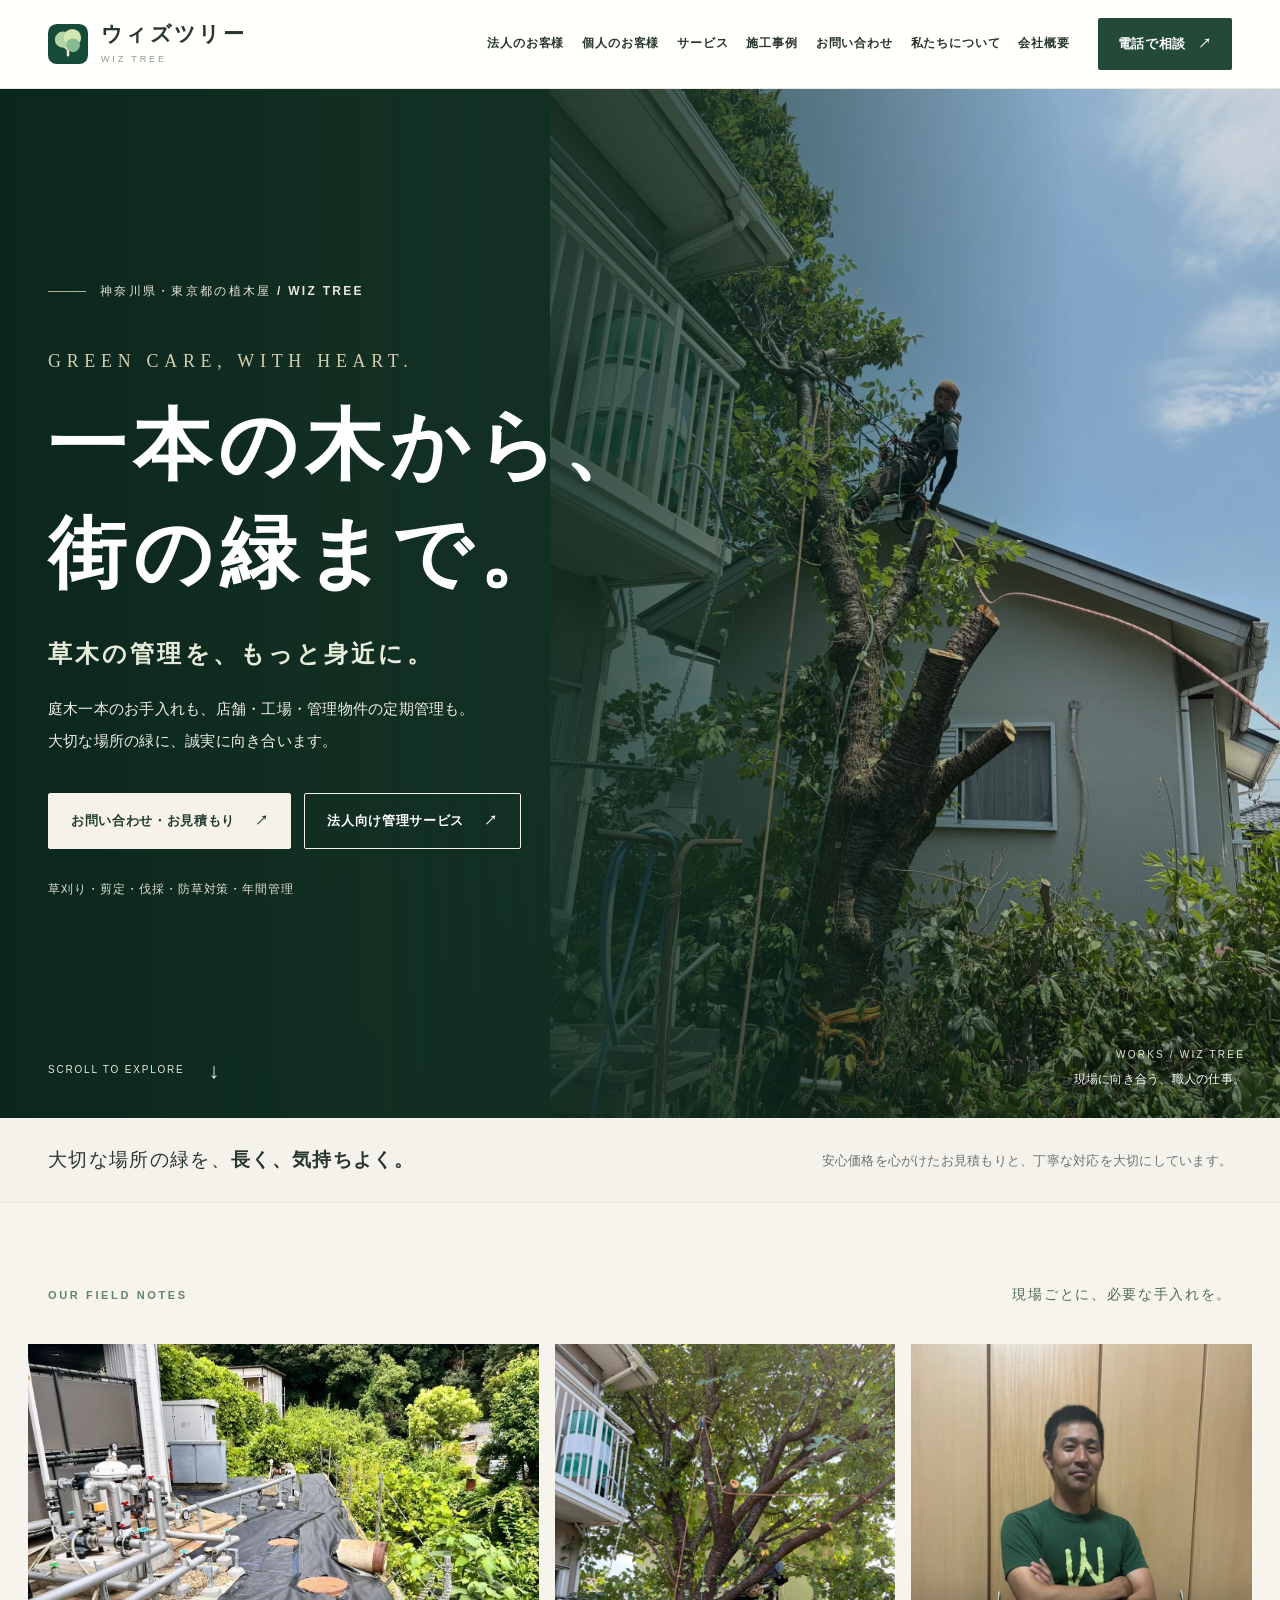
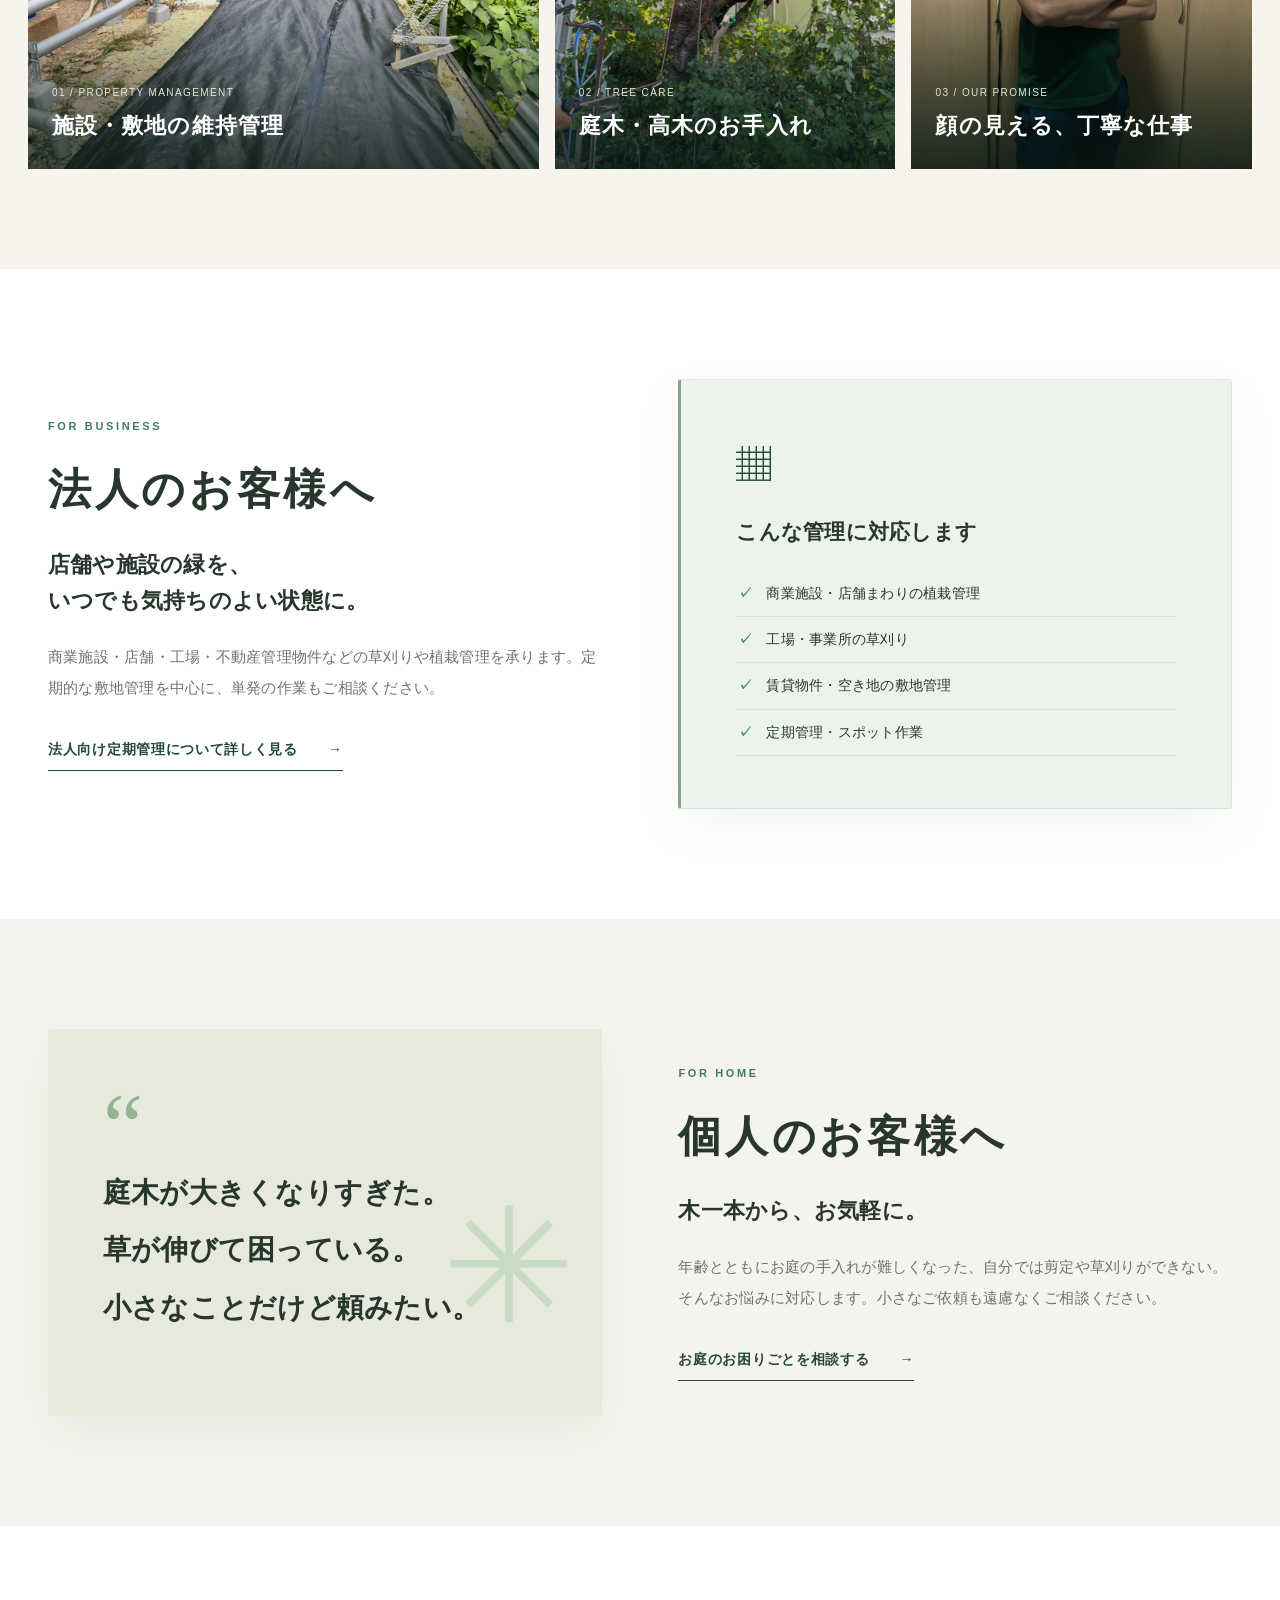
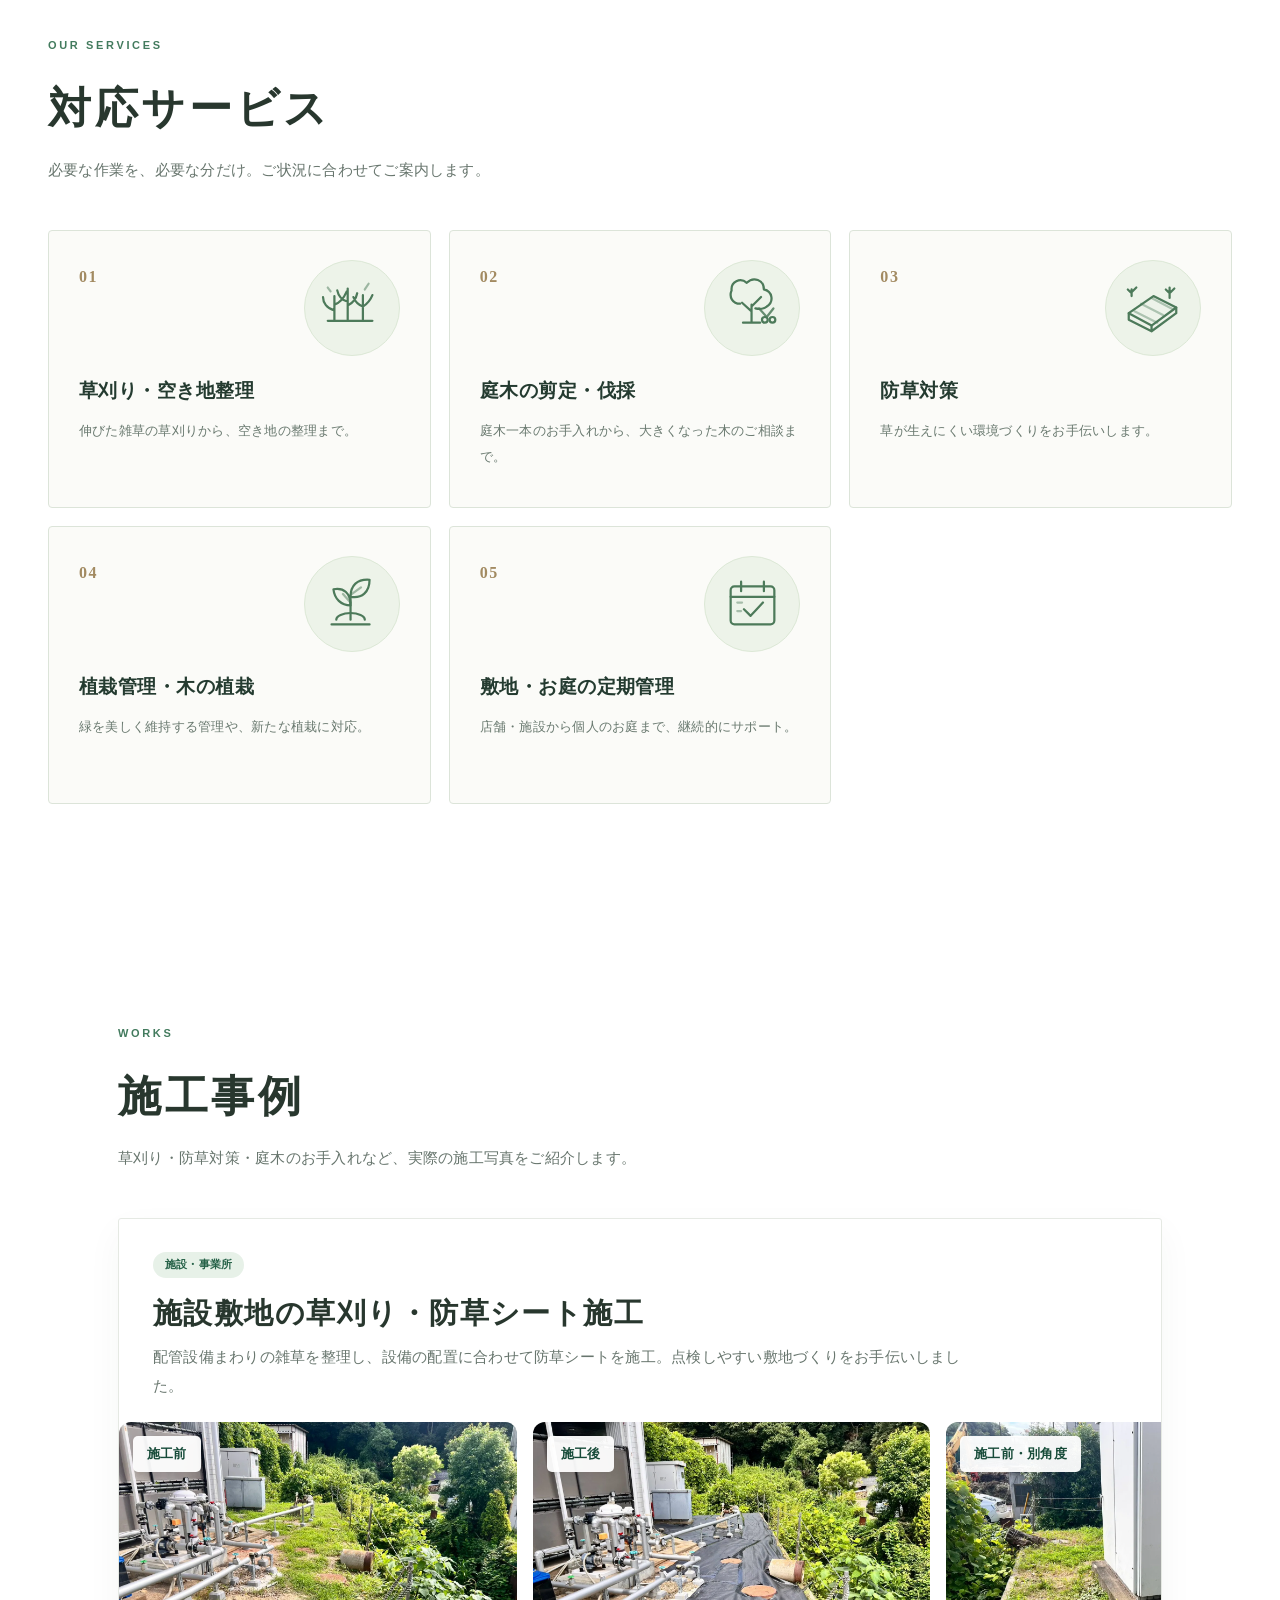
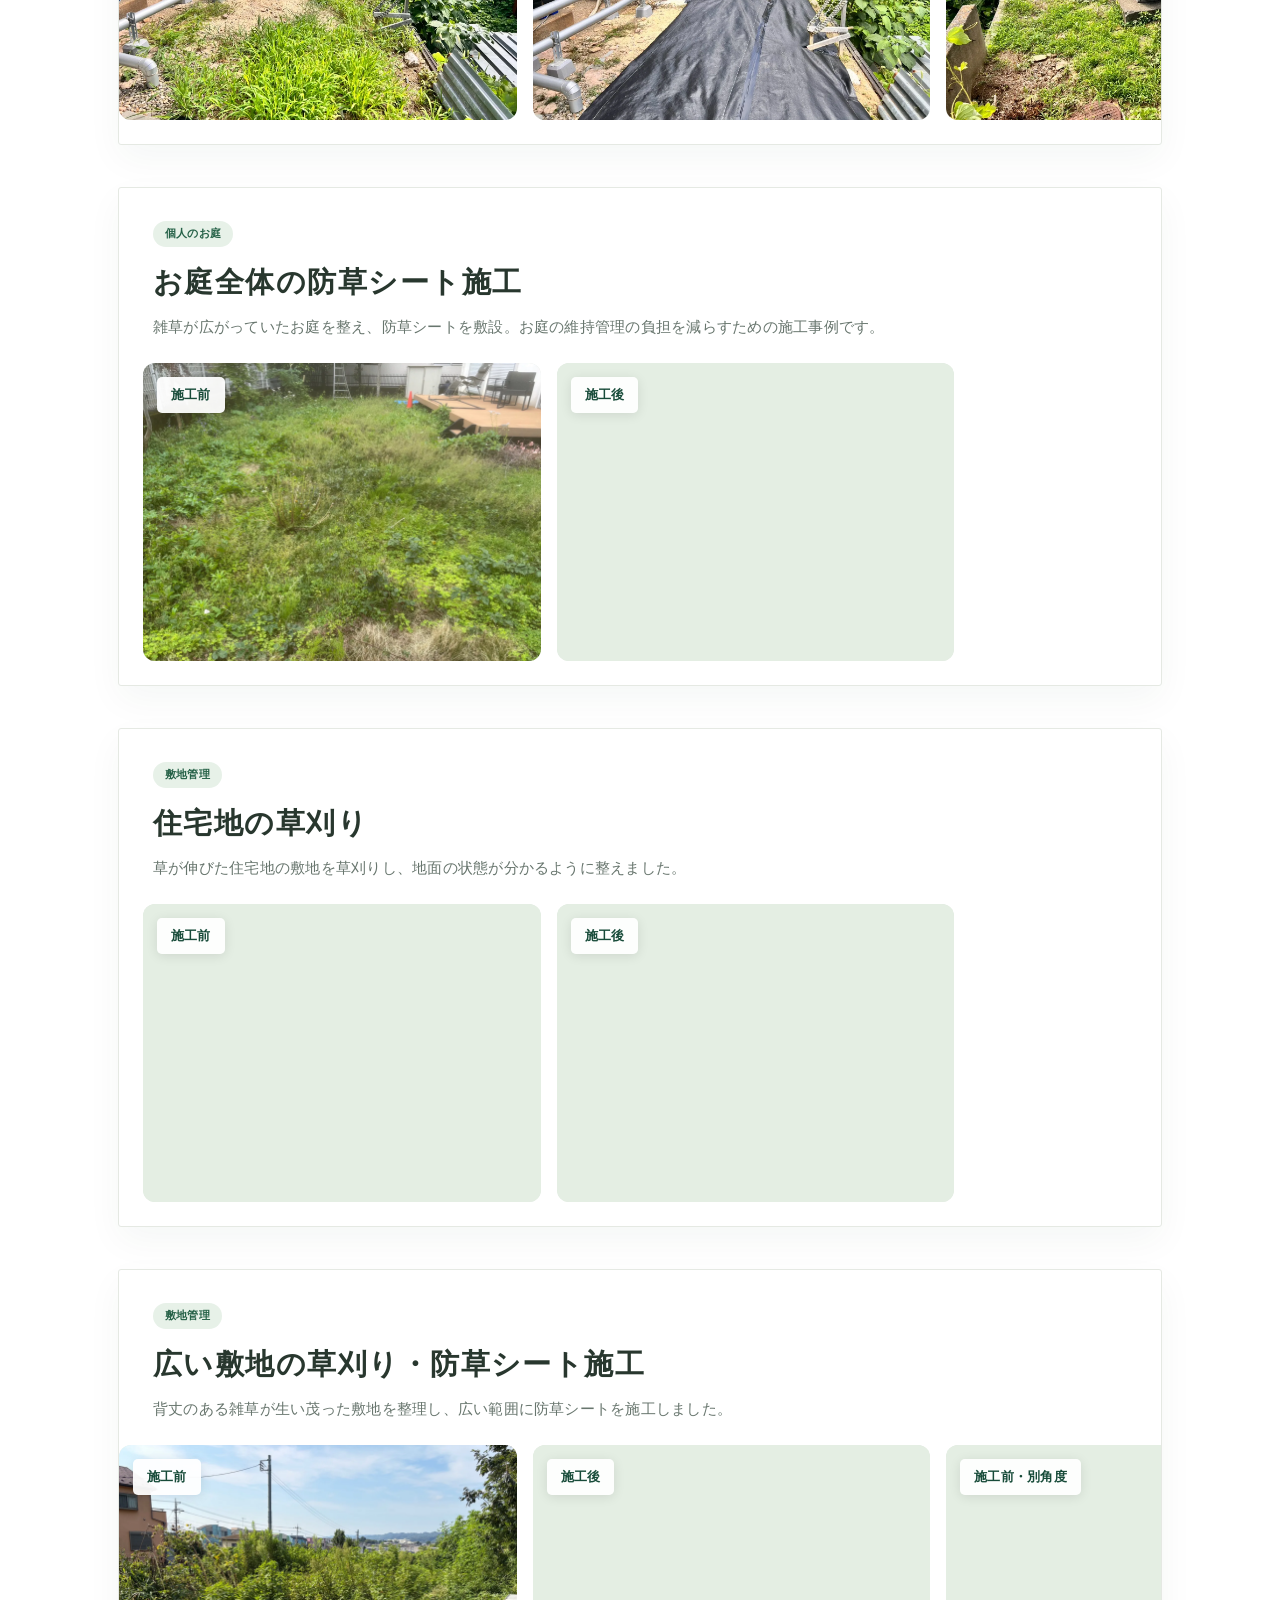
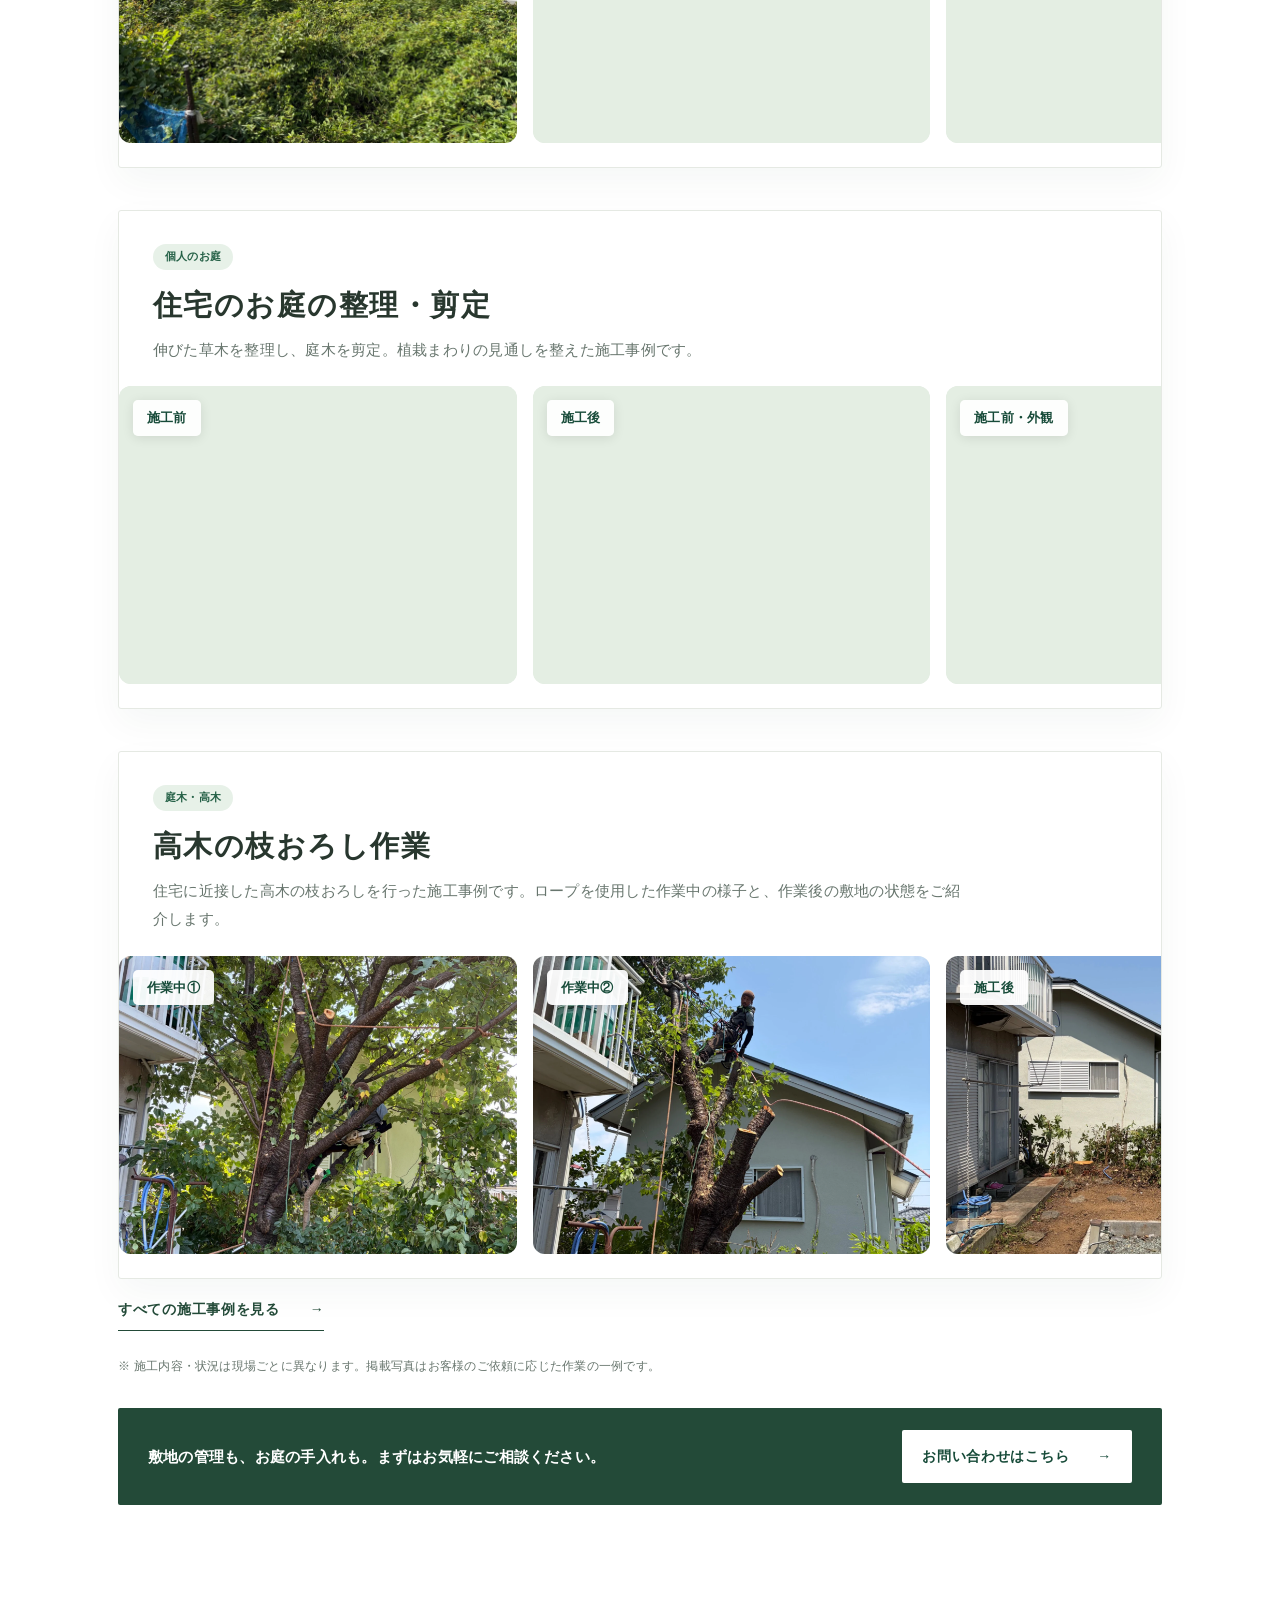
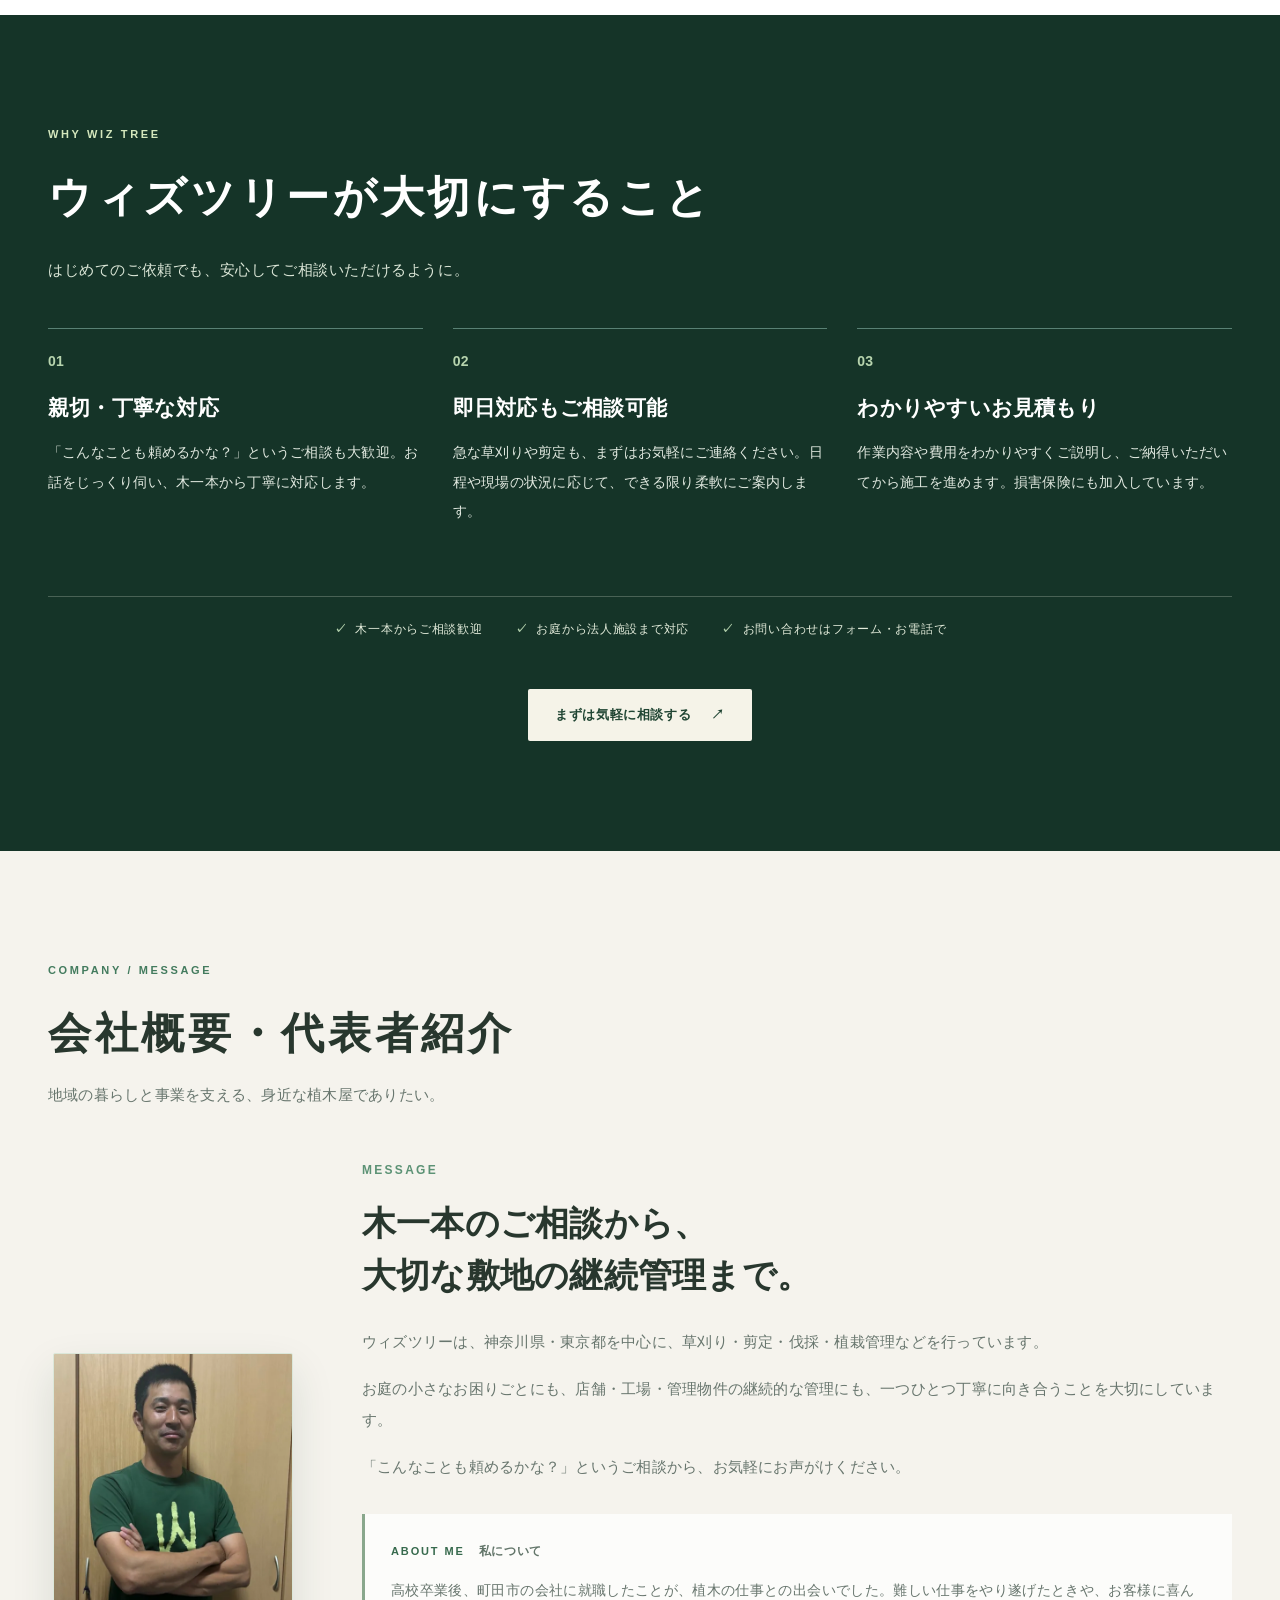
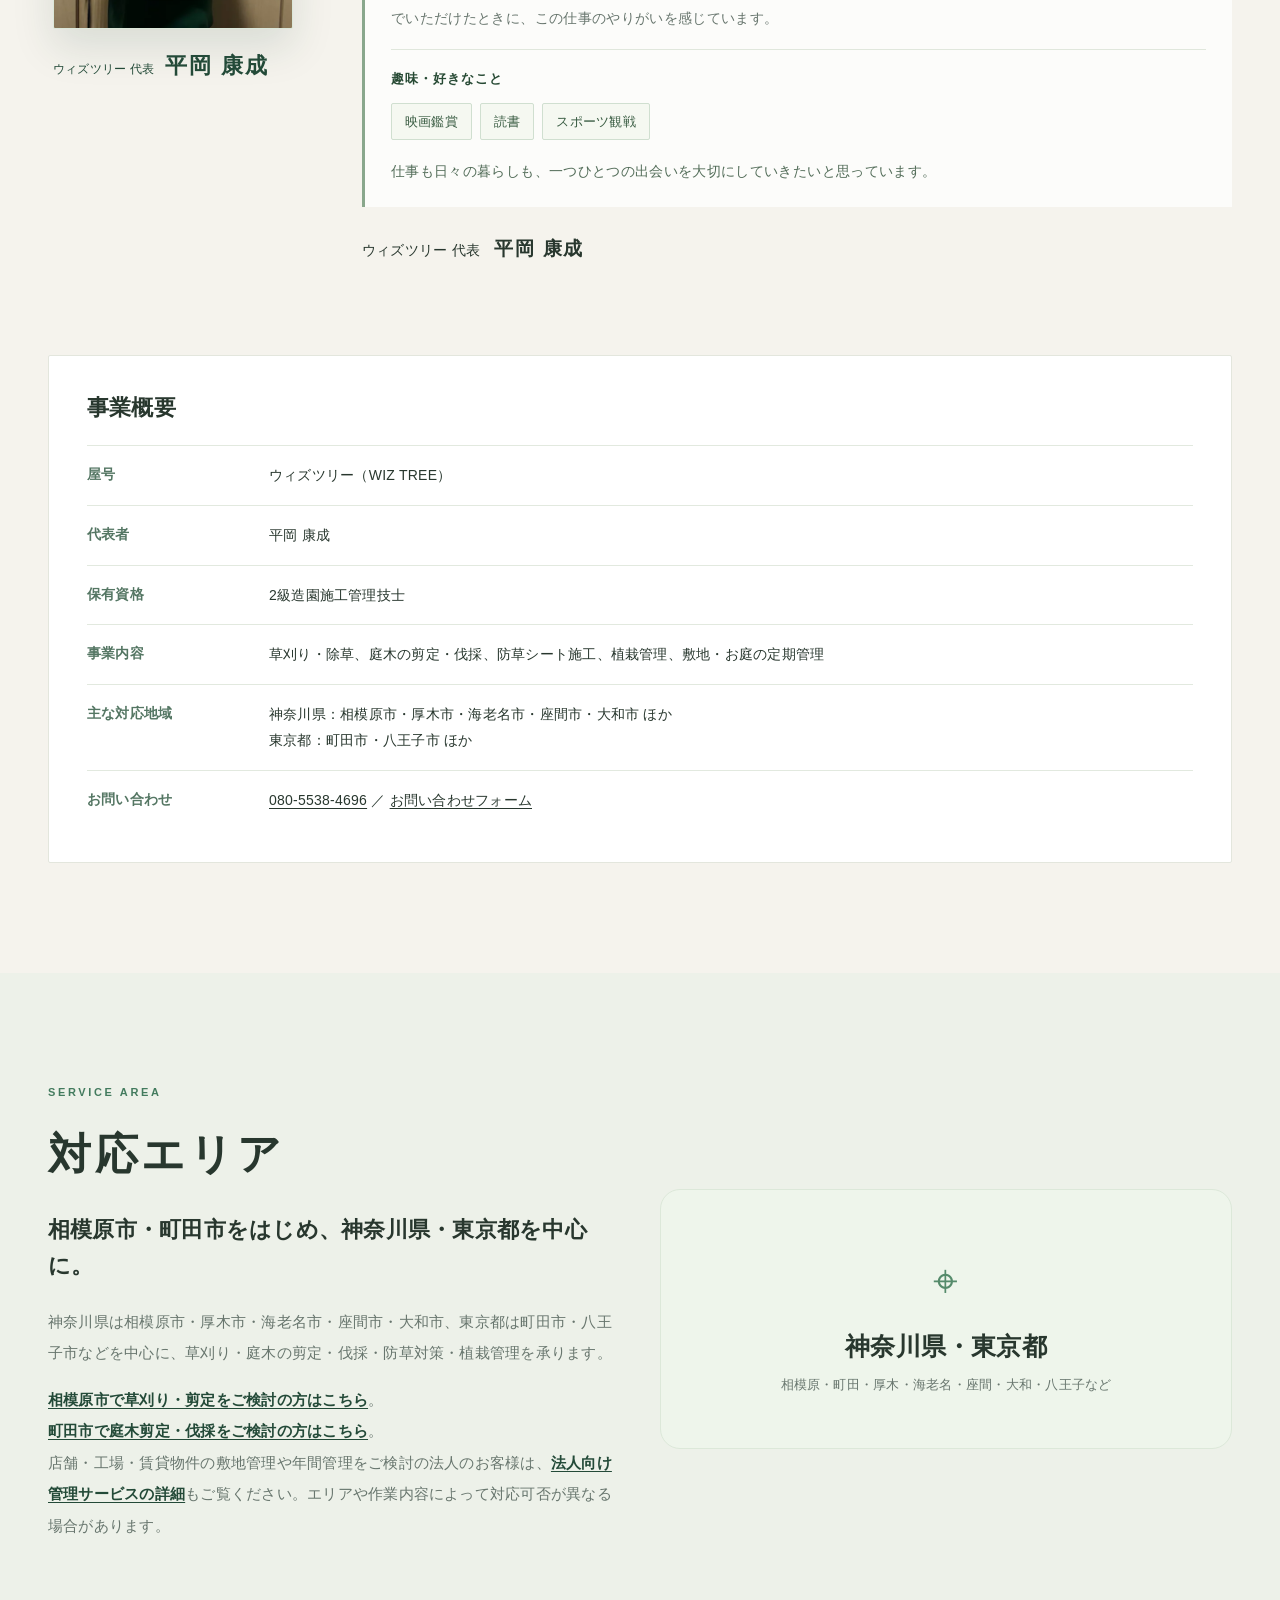
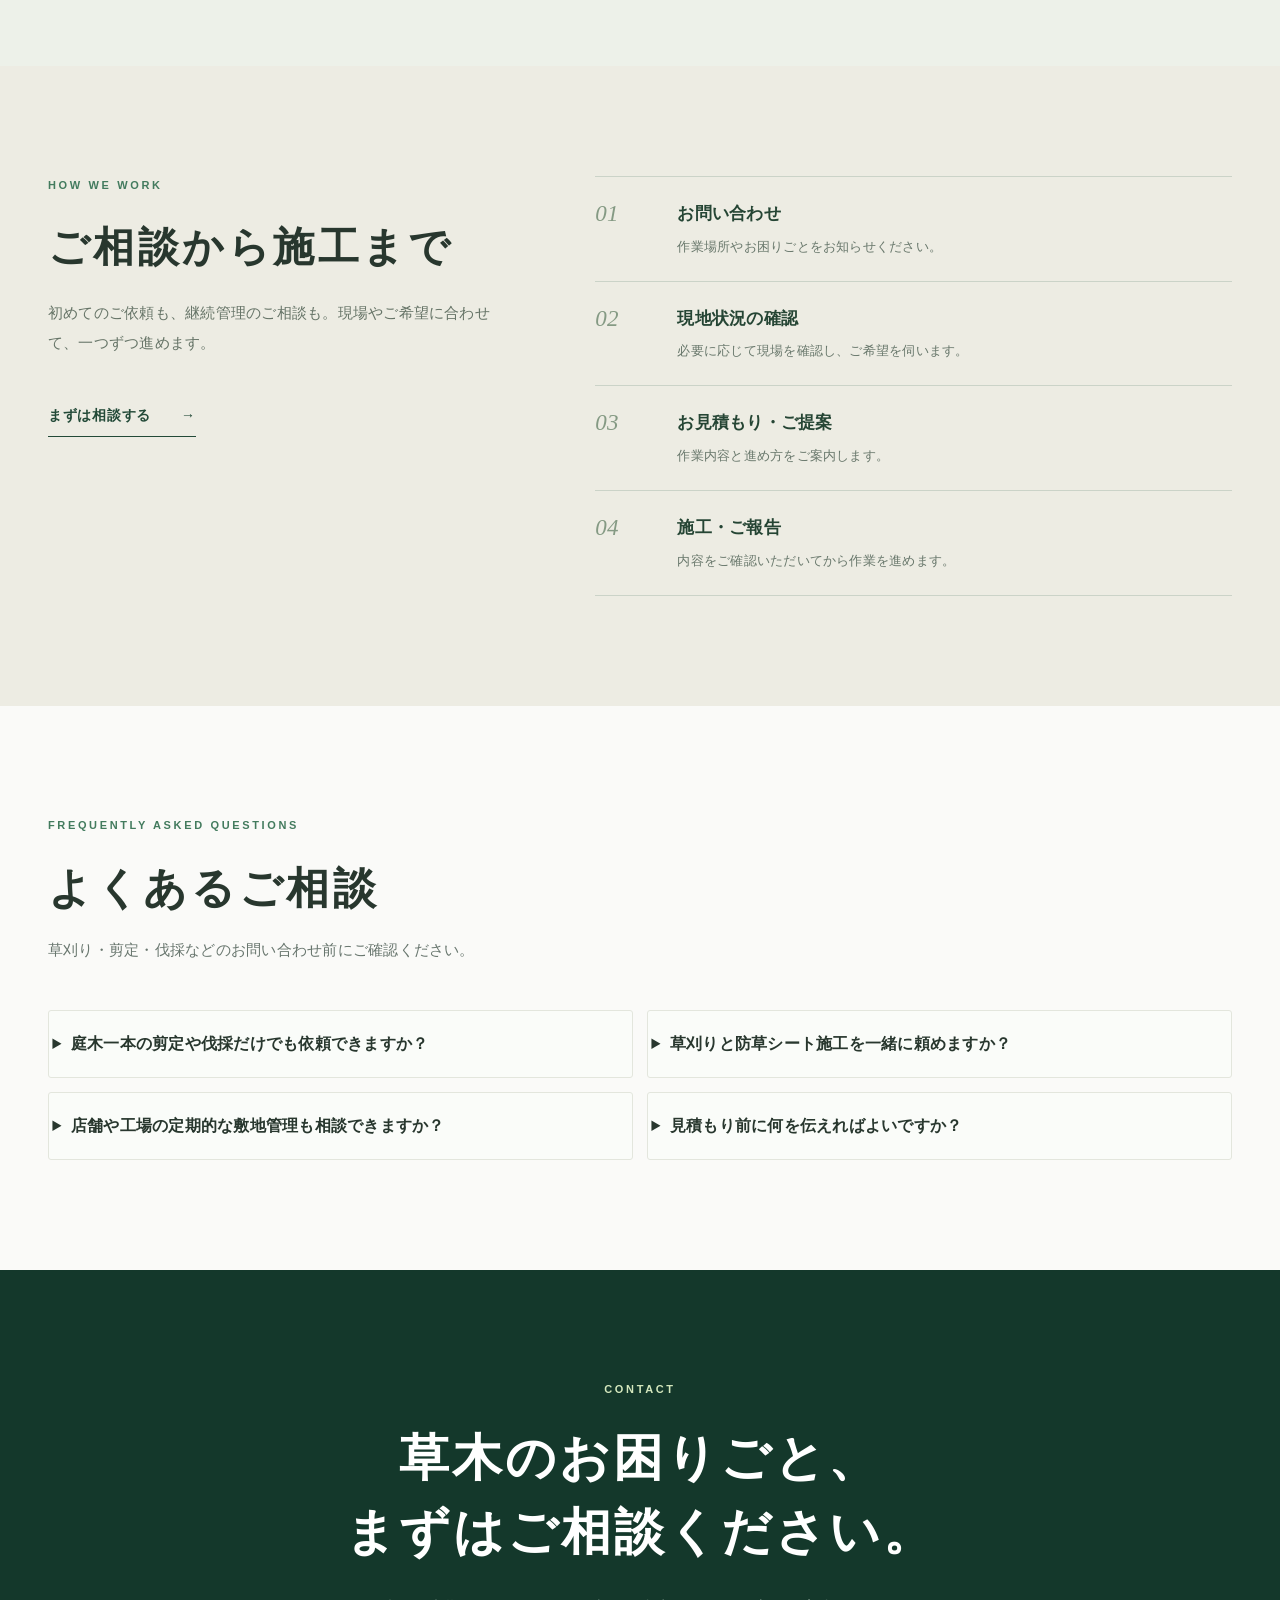
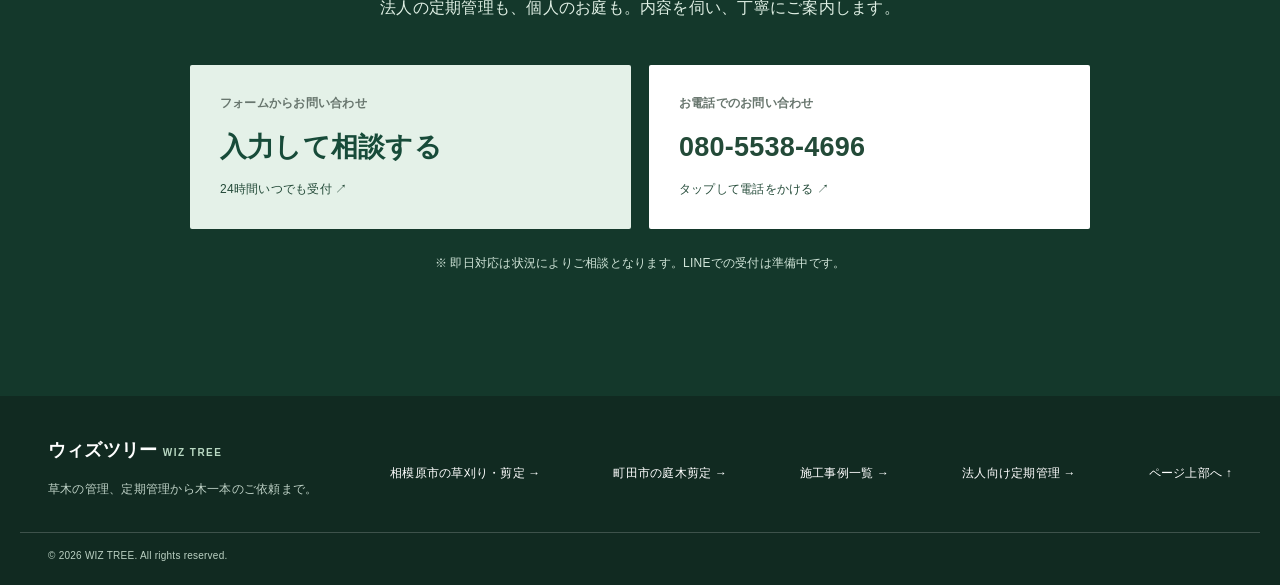
<file: index.html>
<!doctype html>
<html lang="ja">
<head>
  <meta name="google-site-verification" content="8kjkoLMk5ooEA4MRcsdvAUfcIQsTr6F893EuneWohVQ" />
  <meta charset="utf-8">
  <meta name="viewport" content="width=device-width, initial-scale=1">
  <meta name="theme-color" content="#174b39">
  <meta name="description" content="相模原市・町田市など神奈川県・東京都の草刈り、庭木の剪定・伐採、防草シート施工ならウィズツリー。木一本から個人のお庭、店舗・工場・管理物件の定期植栽管理までご相談ください。">
  <meta property="og:type" content="website">
  <meta property="og:title" content="ウィズツリー | 草刈り・剪定・伐採・植栽管理">
  <meta property="og:description" content="法人の定期管理から個人のお庭まで。神奈川県・東京都の草木のお困りごとはウィズツリーへ。">
  <meta property="og:locale" content="ja_JP">
  <title>相模原市・町田市の草刈り・剪定・伐採・植栽管理 | ウィズツリー</title>
  <link rel="canonical" href="https://wiztree-website.pages.dev/">
  <meta property="og:url" content="https://wiztree-website.pages.dev/">
  <script type="application/ld+json">{"@context":"https://schema.org","@type":"Organization","@id":"https://wiztree-website.pages.dev/#organization","name":"ウィズツリー","alternateName":"WIZ TREE","url":"https://wiztree-website.pages.dev/","description":"神奈川県・東京都を中心に、草刈り・庭木の剪定・伐採・防草シート施工・植栽管理・敷地の定期管理に対応。","telephone":"+81-80-5538-4696","email":"yasunari1517@gmail.com","founder":{"@type":"Person","name":"平岡 康成"},"areaServed":[{"@type":"AdministrativeArea","name":"神奈川県"},{"@type":"AdministrativeArea","name":"東京都"}]}</script>
  <link rel="icon" href="favicon.svg" type="image/svg+xml">
  <link rel="stylesheet" href="styles.css">
</head>
<body>
  <a class="skip-link" href="#main">本文へ移動</a>
  <header class="site-header">
    <div class="wrap header-inner">
      <a class="brand" href="#top" aria-label="ウィズツリー ホーム">
        <img src="favicon.svg" alt="" width="40" height="40">
        <span><strong>ウィズツリー</strong><small>WIZ TREE</small></span>
      </a>
      <nav aria-label="メインメニュー" class="desktop-nav">
        <a href="houjin.html">法人のお客様</a><a href="#personal">個人のお客様</a><a href="#services">サービス</a><a href="works.html">施工事例</a><a href="contact.html">お問い合わせ</a><a href="#about">私たちについて</a><a href="#company">会社概要</a>
      </nav>
      <a class="header-contact" href="tel:08055384696">電話で相談 <span aria-hidden="true">↗</span></a>
    </div>
  </header>
  <main id="main">
    <section class="hero hero-editorial" id="top" aria-labelledby="hero-title">
      <div class="hero-photo-panel" aria-hidden="true"><img src="images/takagi-edaoroshi-1.webp" alt="" width="1000" height="1200" fetchpriority="high" decoding="async"></div>
      <div class="hero-shade" aria-hidden="true"></div>
      <div class="wrap hero-editorial-inner">
        <div class="hero-content">
          <p class="hero-topline"><span class="hero-topline-mark"></span> 神奈川県・東京都の植木屋 / WIZ TREE</p>
          <p class="hero-english">GREEN CARE, WITH HEART.</p>
          <h1 id="hero-title">一本の木から、<br><em>街の緑まで。</em></h1>
          <p class="hero-lead">草木の管理を、もっと身近に。</p>
          <p class="hero-text">庭木一本のお手入れも、店舗・工場・管理物件の定期管理も。<br>大切な場所の緑に、誠実に向き合います。</p>
          <div class="actions"><a class="btn btn-light" href="contact.html">お問い合わせ・お見積もり <span aria-hidden="true">↗</span></a><a class="btn btn-outline" href="houjin.html">法人向け管理サービス <span aria-hidden="true">↗</span></a></div>
          <p class="hero-note">草刈り・剪定・伐採・防草対策・年間管理</p>
        </div>
        <a class="hero-scroll-cue" href="#introduction" aria-label="下へスクロール">SCROLL TO EXPLORE <span aria-hidden="true">↓</span></a>
      </div>
      <div class="hero-image-caption"><span>WORKS / WIZ TREE</span><span>現場に向き合う、職人の仕事。</span></div>
    </section>
    <section class="intro strip" id="introduction"><div class="wrap intro-inner"><p>大切な場所の緑を、<strong>長く、気持ちよく。</strong></p><p>安心価格を心がけたお見積もりと、丁寧な対応を大切にしています。</p></div></section>
    <section class="photo-story" aria-label="ウィズツリーの仕事風景">
      <div class="wrap photo-story-head"><span>OUR FIELD NOTES</span><p>現場ごとに、必要な手入れを。</p></div>
      <div class="photo-story-grid">
        <figure class="photo-story-item photo-story-main"><img src="images/2052af69b0874a24af13cb973897e55e.webp" alt="施設敷地の防草シート施工後" loading="lazy" decoding="async" width="900" height="680"><figcaption><small>01 / PROPERTY MANAGEMENT</small><strong>施設・敷地の維持管理</strong></figcaption></figure>
        <figure class="photo-story-item"><img src="images/takagi-edaoroshi-2.webp" alt="ロープを使用した高木の枝おろし作業" loading="lazy" decoding="async" width="600" height="750"><figcaption><small>02 / TREE CARE</small><strong>庭木・高木のお手入れ</strong></figcaption></figure>
        <figure class="photo-story-item"><img src="images/representative.webp" alt="ウィズツリー代表 平岡康成" loading="lazy" decoding="async" width="600" height="750"><figcaption><small>03 / OUR PROMISE</small><strong>顔の見える、丁寧な仕事</strong></figcaption></figure>
      </div>
    </section>
    <section class="section" id="business"><div class="wrap split"><div><p class="eyebrow">FOR BUSINESS</p><h2>法人のお客様へ</h2><p class="section-lead">店舗や施設の緑を、<br>いつでも気持ちのよい状態に。</p><p class="body-text">商業施設・店舗・工場・不動産管理物件などの草刈りや植栽管理を承ります。定期的な敷地管理を中心に、単発の作業もご相談ください。</p><a class="text-link" href="houjin.html">法人向け定期管理について詳しく見る <span aria-hidden="true">→</span></a></div><div class="feature-card business-card"><div class="feature-icon" aria-hidden="true">▦</div><h3>こんな管理に対応します</h3><ul class="check-list"><li>商業施設・店舗まわりの植栽管理</li><li>工場・事業所の草刈り</li><li>賃貸物件・空き地の敷地管理</li><li>定期管理・スポット作業</li></ul></div></div></section>
    <section class="section section-soft" id="personal"><div class="wrap split personal-split"><div class="feature-card personal-card"><span class="big-quote" aria-hidden="true">“</span><p>庭木が大きくなりすぎた。<br>草が伸びて困っている。<br>小さなことだけど頼みたい。</p><div class="tiny-leaf" aria-hidden="true">✳</div></div><div><p class="eyebrow">FOR HOME</p><h2>個人のお客様へ</h2><p class="section-lead">木一本から、お気軽に。</p><p class="body-text">年齢とともにお庭の手入れが難しくなった、自分では剪定や草刈りができない。そんなお悩みに対応します。小さなご依頼も遠慮なくご相談ください。</p><a class="text-link" href="#contact">お庭のお困りごとを相談する <span aria-hidden="true">→</span></a></div></div></section>
    <section class="section" id="services"><div class="wrap"><div class="section-heading"><p class="eyebrow">OUR SERVICES</p><h2>対応サービス</h2><p class="body-text">必要な作業を、必要な分だけ。ご状況に合わせてご案内します。</p></div><div class="service-grid">
<article class="service-card">
  <div class="service-card-top"><span class="service-num">01</span><span class="service-icon" aria-hidden="true"><svg viewBox="0 0 60 60" fill="none" stroke="currentColor" stroke-width="2.35" stroke-linecap="round" stroke-linejoin="round" focusable="false"><path d="M12 43V18m0 15c-8-2-12-8-12-14m12 8c6-2 10-7 13-14M26 43V10m0 14c-7-2-10-7-11-12m11 16c6-3 9-8 10-13M42 43V17m0 12c-5-2-8-5-10-10m10 10c5-3 8-7 10-12"/><path d="M5 44h47"/><path d="M8 13l-3-4m39 2 4-6" opacity=".5"/></svg></span></div>
  <h3>草刈り・空き地整理</h3><p>伸びた雑草の草刈りから、空き地の整理まで。</p>
</article>
<article class="service-card">
  <div class="service-card-top"><span class="service-num">02</span><span class="service-icon" aria-hidden="true"><svg viewBox="0 0 60 60" fill="none" stroke="currentColor" stroke-width="2.35" stroke-linecap="round" stroke-linejoin="round" focusable="false"><path d="M29 45V27m0 7-10-9m10 4 10-10"/><path d="M17 26c-8 0-12-7-9-14-1-9 9-14 16-8 7-7 18-3 18 7 9 2 11 13 3 18-4 3-8 3-12 2"/><path d="M20 46h18"/><circle cx="43" cy="43" r="3"/><circle cx="51" cy="43" r="3"/><path d="M45 40l7-9m-7 9-8-9" opacity=".85"/></svg></span></div>
  <h3>庭木の剪定・伐採</h3><p>庭木一本のお手入れから、大きくなった木のご相談まで。</p>
</article>
<article class="service-card">
  <div class="service-card-top"><span class="service-num">03</span><span class="service-icon" aria-hidden="true"><svg viewBox="0 0 60 60" fill="none" stroke="currentColor" stroke-width="2.35" stroke-linecap="round" stroke-linejoin="round" focusable="false"><path d="M5 36l26-18 24 12-26 19L5 36Z"/><path d="M5 36v7l24 12 26-19v-6M29 49v6"/><path d="M11 34l24 12M18 26l23 12M29 20l23 12" opacity=".4"/><path d="M8 18v-7m0 4-4-4m4 3 5-5m35 11V9m0 6-4-4m4 4 5-5"/></svg></span></div>
  <h3>防草対策</h3><p>草が生えにくい環境づくりをお手伝いします。</p>
</article>
<article class="service-card">
  <div class="service-card-top"><span class="service-num">04</span><span class="service-icon" aria-hidden="true"><svg viewBox="0 0 60 60" fill="none" stroke="currentColor" stroke-width="2.35" stroke-linecap="round" stroke-linejoin="round" focusable="false"><path d="M29 47V25"/><path d="M29 32c-10 0-17-7-18-17 11-2 18 4 18 17Zm0-9c0-12 7-19 20-18 0 13-8 20-20 18Z"/><path d="M14 47c0-4 7-7 15-7s15 3 15 7"/><path d="M9 52h40"/><path d="M29 29l-8-9m8 1L40 13" opacity=".5"/></svg></span></div>
  <h3>植栽管理・木の植栽</h3><p>緑を美しく維持する管理や、新たな植栽に対応。</p>
</article>
<article class="service-card">
  <div class="service-card-top"><span class="service-num">05</span><span class="service-icon" aria-hidden="true"><svg viewBox="0 0 60 60" fill="none" stroke="currentColor" stroke-width="2.35" stroke-linecap="round" stroke-linejoin="round" focusable="false"><rect x="7" y="12" width="46" height="40" rx="4"/><path d="M7 23h46M18 7v10M42 7v10"/><path d="m21 36 7 7 13-14"/><path d="M14 29h5m-5 9h4" opacity=".45"/></svg></span></div>
  <h3>敷地・お庭の定期管理</h3><p>店舗・施設から個人のお庭まで、継続的にサポート。</p>
</article>
</div></div></section>

    <section class="section section-works" id="works" aria-labelledby="works-title">
      <div class="wrap">
        <div class="section-heading"><p class="eyebrow">WORKS</p><h2 id="works-title">施工事例</h2>
        <p class="body-text">草刈り・防草対策・庭木のお手入れなど、実際の施工写真をご紹介します。</p></div>
        <div class="works-list"><article class="case-card">
 <div class="case-heading"><span class="case-tag">施設・事業所</span><h3>施設敷地の草刈り・防草シート施工</h3><p>配管設備まわりの雑草を整理し、設備の配置に合わせて防草シートを施工。点検しやすい敷地づくりをお手伝いしました。</p></div>
 <div class="case-photos"><figure class="case-image"><img src="images/17a242f7a4e84b6b8a0eecac14ce2d6c.webp" alt="施設敷地の草刈り・防草シート施工：施工前" loading="lazy" decoding="async" width="800" height="600"><figcaption>施工前</figcaption></figure><figure class="case-image"><img src="images/2052af69b0874a24af13cb973897e55e.webp" alt="施設敷地の草刈り・防草シート施工：施工後" loading="lazy" decoding="async" width="800" height="600"><figcaption>施工後</figcaption></figure><figure class="case-image"><img src="images/e0e696fbcdd6491594365a57cb368d86.webp" alt="施設敷地の草刈り・防草シート施工：施工前・別角度" loading="lazy" decoding="async" width="800" height="600"><figcaption>施工前・別角度</figcaption></figure><figure class="case-image"><img src="images/f03f0504e800410e9e1186a89b398e9f.webp" alt="施設敷地の草刈り・防草シート施工：施工後・別角度" loading="lazy" decoding="async" width="800" height="600"><figcaption>施工後・別角度</figcaption></figure></div>
 </article><article class="case-card">
 <div class="case-heading"><span class="case-tag">個人のお庭</span><h3>お庭全体の防草シート施工</h3><p>雑草が広がっていたお庭を整え、防草シートを敷設。お庭の維持管理の負担を減らすための施工事例です。</p></div>
 <div class="case-photos"><figure class="case-image"><img src="images/img_1427.webp" alt="お庭全体の防草シート施工：施工前" loading="lazy" decoding="async" width="800" height="600"><figcaption>施工前</figcaption></figure><figure class="case-image"><img src="images/img_1457.webp" alt="お庭全体の防草シート施工：施工後" loading="lazy" decoding="async" width="800" height="600"><figcaption>施工後</figcaption></figure></div>
 </article><article class="case-card">
 <div class="case-heading"><span class="case-tag">敷地管理</span><h3>住宅地の草刈り</h3><p>草が伸びた住宅地の敷地を草刈りし、地面の状態が分かるように整えました。</p></div>
 <div class="case-photos"><figure class="case-image"><img src="images/img_1560.webp" alt="住宅地の草刈り：施工前" loading="lazy" decoding="async" width="800" height="600"><figcaption>施工前</figcaption></figure><figure class="case-image"><img src="images/img_1566.webp" alt="住宅地の草刈り：施工後" loading="lazy" decoding="async" width="800" height="600"><figcaption>施工後</figcaption></figure></div>
 </article><article class="case-card">
 <div class="case-heading"><span class="case-tag">敷地管理</span><h3>広い敷地の草刈り・防草シート施工</h3><p>背丈のある雑草が生い茂った敷地を整理し、広い範囲に防草シートを施工しました。</p></div>
 <div class="case-photos"><figure class="case-image"><img src="images/img_1956.webp" alt="広い敷地の草刈り・防草シート施工：施工前" loading="lazy" decoding="async" width="800" height="600"><figcaption>施工前</figcaption></figure><figure class="case-image"><img src="images/img_1960.webp" alt="広い敷地の草刈り・防草シート施工：施工後" loading="lazy" decoding="async" width="800" height="600"><figcaption>施工後</figcaption></figure><figure class="case-image"><img src="images/img_1957.webp" alt="広い敷地の草刈り・防草シート施工：施工前・別角度" loading="lazy" decoding="async" width="800" height="600"><figcaption>施工前・別角度</figcaption></figure><figure class="case-image"><img src="images/img_1961.webp" alt="広い敷地の草刈り・防草シート施工：施工後・別角度" loading="lazy" decoding="async" width="800" height="600"><figcaption>施工後・別角度</figcaption></figure></div>
 </article><article class="case-card">
 <div class="case-heading"><span class="case-tag">個人のお庭</span><h3>住宅のお庭の整理・剪定</h3><p>伸びた草木を整理し、庭木を剪定。植栽まわりの見通しを整えた施工事例です。</p></div>
 <div class="case-photos"><figure class="case-image"><img src="images/img_2295.webp" alt="住宅のお庭の整理・剪定：施工前" loading="lazy" decoding="async" width="800" height="600"><figcaption>施工前</figcaption></figure><figure class="case-image"><img src="images/img_2302.webp" alt="住宅のお庭の整理・剪定：施工後" loading="lazy" decoding="async" width="800" height="600"><figcaption>施工後</figcaption></figure><figure class="case-image"><img src="images/img_2300.webp" alt="住宅のお庭の整理・剪定：施工前・外観" loading="lazy" decoding="async" width="800" height="600"><figcaption>施工前・外観</figcaption></figure><figure class="case-image"><img src="images/img_2307.webp" alt="住宅のお庭の整理・剪定：施工後・外観" loading="lazy" decoding="async" width="800" height="600"><figcaption>施工後・外観</figcaption></figure></div>
 </article><article class="case-card">
 <div class="case-heading"><span class="case-tag">庭木・高木</span><h3>高木の枝おろし作業</h3><p>住宅に近接した高木の枝おろしを行った施工事例です。ロープを使用した作業中の様子と、作業後の敷地の状態をご紹介します。</p></div>
 <div class="case-photos"><figure class="case-image"><img src="images/takagi-edaoroshi-2.webp" alt="高木の枝おろし作業：樹上での作業中・枝おろし前半" loading="lazy" decoding="async" width="800" height="600"><figcaption>作業中①</figcaption></figure><figure class="case-image"><img src="images/takagi-edaoroshi-1.webp" alt="高木の枝おろし作業：樹上での作業中・枝おろし後半" loading="lazy" decoding="async" width="800" height="600"><figcaption>作業中②</figcaption></figure><figure class="case-image"><img src="images/takagi-edaoroshi-3.webp" alt="高木の枝おろし作業：施工後の敷地" loading="lazy" decoding="async" width="800" height="600"><figcaption>施工後</figcaption></figure></div>
 </article></div>
        <div class="works-archive-link"><a class="text-link" href="works.html">すべての施工事例を見る <span aria-hidden="true">→</span></a></div>
        <p class="works-note">※ 施工内容・状況は現場ごとに異なります。掲載写真はお客様のご依頼に応じた作業の一例です。</p>
        <div class="works-cta"><p>敷地の管理も、お庭の手入れも。まずはお気軽にご相談ください。</p><a class="btn btn-light" href="#contact">お問い合わせはこちら <span aria-hidden="true">→</span></a></div>
      </div>
    </section>
    <section class="section section-deep" id="about"><div class="wrap">
<p class="eyebrow light">WHY WIZ TREE</p><h2>ウィズツリーが大切にすること</h2>
<p class="about-reassurance-lead">はじめてのご依頼でも、安心してご相談いただけるように。</p>
<div class="value-grid">
<div><span class="value-number">01</span><h3>親切・丁寧な対応</h3><p>「こんなことも頼めるかな？」というご相談も大歓迎。お話をじっくり伺い、木一本から丁寧に対応します。</p></div>
<div><span class="value-number">02</span><h3>即日対応もご相談可能</h3><p>急な草刈りや剪定も、まずはお気軽にご連絡ください。日程や現場の状況に応じて、できる限り柔軟にご案内します。</p></div>
<div><span class="value-number">03</span><h3>わかりやすいお見積もり</h3><p>作業内容や費用をわかりやすくご説明し、ご納得いただいてから施工を進めます。損害保険にも加入しています。</p></div>
</div>
<div class="about-trust-footer"><span>木一本からご相談歓迎</span><span>お庭から法人施設まで対応</span><span>お問い合わせはフォーム・お電話で</span></div>
<div class="about-trust-action"><a href="contact.html" class="btn btn-light">まずは気軽に相談する <span aria-hidden="true">↗</span></a></div>
</div></section>
    
    <section class="section company-section" id="company" aria-labelledby="company-title">
      <div class="wrap">
        <div class="section-heading">
          <p class="eyebrow">COMPANY / MESSAGE</p>
          <h2 id="company-title">会社概要・代表者紹介</h2>
          <p class="body-text">地域の暮らしと事業を支える、身近な植木屋でありたい。</p>
        </div>
        <div class="company-intro">
          <div class="company-photo-wrap">
            <div class="company-portrait-frame"><img class="company-portrait" src="images/representative.webp" alt="ウィズツリー代表 平岡康成の写真" width="800" height="1000" loading="lazy" decoding="async"></div>
            <div class="company-portrait-caption"><small>ウィズツリー 代表</small><strong>平岡 康成</strong></div>
          </div>
          <div class="company-message">
            <span class="company-kicker">MESSAGE</span>
            <h3>木一本のご相談から、<br>大切な敷地の継続管理まで。</h3>
            <p>ウィズツリーは、神奈川県・東京都を中心に、草刈り・剪定・伐採・植栽管理などを行っています。</p>
            <p>お庭の小さなお困りごとにも、店舗・工場・管理物件の継続的な管理にも、一つひとつ丁寧に向き合うことを大切にしています。</p>
            <p>「こんなことも頼めるかな？」というご相談から、お気軽にお声がけください。</p>
            <div class="owner-personal-profile">
              <p class="owner-profile-label">ABOUT ME <span>私について</span></p>
              <p>高校卒業後、町田市の会社に就職したことが、植木の仕事との出会いでした。難しい仕事をやり遂げたときや、お客様に喜んでいただけたときに、この仕事のやりがいを感じています。</p>
              <div class="owner-hobbies"><span class="owner-hobbies-title">趣味・好きなこと</span><ul aria-label="趣味"><li>映画鑑賞</li><li>読書</li><li>スポーツ観戦</li></ul></div>
              <p class="owner-personal-closing">仕事も日々の暮らしも、一つひとつの出会いを大切にしていきたいと思っています。</p>
            </div>
            <p class="company-sign">ウィズツリー 代表　<strong>平岡 康成</strong></p>
          </div>
        </div>
        <div class="company-details">
          <h3>事業概要</h3>
          <dl class="company-dl">
            <div><dt>屋号</dt><dd>ウィズツリー（WIZ TREE）</dd></div>
            <div><dt>代表者</dt><dd>平岡 康成</dd></div>
            <div><dt>保有資格</dt><dd>2級造園施工管理技士</dd></div>
            <div><dt>事業内容</dt><dd>草刈り・除草、庭木の剪定・伐採、防草シート施工、植栽管理、敷地・お庭の定期管理</dd></div>
            <div><dt>主な対応地域</dt><dd>神奈川県：相模原市・厚木市・海老名市・座間市・大和市 ほか<br>東京都：町田市・八王子市 ほか</dd></div>
            <div><dt>お問い合わせ</dt><dd><a href="tel:08055384696">080-5538-4696</a> ／ <a href="contact.html">お問い合わせフォーム</a></dd></div>
          </dl>
        </div>
      </div>
    </section>
    <section class="section area-section" id="area"><div class="wrap area-inner"><div><p class="eyebrow">SERVICE AREA</p><h2>対応エリア</h2><p class="section-lead">相模原市・町田市をはじめ、神奈川県・東京都を中心に。</p><p class="body-text">神奈川県は相模原市・厚木市・海老名市・座間市・大和市、東京都は町田市・八王子市などを中心に、草刈り・庭木の剪定・伐採・防草対策・植栽管理を承ります。</p><p class="body-text"><a href="sagamihara.html" class="area-business-link">相模原市で草刈り・剪定をご検討の方はこちら</a>。<br><a href="machida.html" class="area-business-link">町田市で庭木剪定・伐採をご検討の方はこちら</a>。<br>店舗・工場・賃貸物件の敷地管理や年間管理をご検討の法人のお客様は、<a href="houjin.html" class="area-business-link">法人向け管理サービスの詳細</a>もご覧ください。エリアや作業内容によって対応可否が異なる場合があります。</p></div><div class="area-badge"><span aria-hidden="true">⌖</span><strong>神奈川県・東京都</strong><small>相模原・町田・厚木・海老名・座間・大和・八王子など</small></div></div></section>
    <section class="section editorial-flow" id="flow" aria-labelledby="flow-title">
      <div class="wrap editorial-flow-inner">
        <div class="editorial-flow-intro"><p class="eyebrow">HOW WE WORK</p><h2 id="flow-title">ご相談から施工まで</h2><p>初めてのご依頼も、継続管理のご相談も。現場やご希望に合わせて、一つずつ進めます。</p><a class="text-link" href="contact.html">まずは相談する <span aria-hidden="true">→</span></a></div>
        <ol class="editorial-flow-list"><li><span>01</span><div><h3>お問い合わせ</h3><p>作業場所やお困りごとをお知らせください。</p></div></li><li><span>02</span><div><h3>現地状況の確認</h3><p>必要に応じて現場を確認し、ご希望を伺います。</p></div></li><li><span>03</span><div><h3>お見積もり・ご提案</h3><p>作業内容と進め方をご案内します。</p></div></li><li><span>04</span><div><h3>施工・ご報告</h3><p>内容をご確認いただいてから作業を進めます。</p></div></li></ol>
      </div>
    </section>
    <section class="section faq-section" id="faq"><div class="wrap">
<div class="section-heading"><p class="eyebrow">FREQUENTLY ASKED QUESTIONS</p><h2>よくあるご相談</h2><p class="body-text">草刈り・剪定・伐採などのお問い合わせ前にご確認ください。</p></div>
<div class="faq-grid"><details><summary>庭木一本の剪定や伐採だけでも依頼できますか？</summary><p>はい、木一本からご相談いただけます。樹高や周囲の状況によって作業内容が異なるため、まずは現場の状況をお知らせください。</p></details>
<details><summary>草刈りと防草シート施工を一緒に頼めますか？</summary><p>ご相談いただけます。雑草の状態や面積、地面の状況などを確認し、必要な作業をご案内します。</p></details>
<details><summary>店舗や工場の定期的な敷地管理も相談できますか？</summary><p>はい。店舗・工場・不動産管理物件などの草刈りや植栽管理に対応しています。<a href="houjin.html">法人向け定期管理サービス</a>もご覧ください。</p></details>
<details><summary>見積もり前に何を伝えればよいですか？</summary><p>作業場所、希望する内容、庭木や敷地の状況、希望時期をお知らせください。写真があれば、状況の共有がしやすくなります。</p></details></div>
</div></section>
    <section class="section contact-section" id="contact"><div class="wrap contact-inner"><p class="eyebrow light">CONTACT</p><h2>草木のお困りごと、<br>まずはご相談ください。</h2><p>法人の定期管理も、個人のお庭も。内容を伺い、丁寧にご案内します。</p><div class="contact-buttons"><a class="contact-option inquiry-link-option" href="contact.html"><span class="contact-type">フォームからお問い合わせ</span><strong>入力して相談する</strong><span>24時間いつでも受付 ↗</span></a><a class="contact-option" href="tel:08055384696"><span class="contact-type">お電話でのお問い合わせ</span><strong>080-5538-4696</strong><span>タップして電話をかける ↗</span></a></div><p class="contact-footnote">※ 即日対応は状況によりご相談となります。LINEでの受付は準備中です。</p></div></section>
  </main>
  <footer class="footer"><div class="wrap footer-inner"><div><strong>ウィズツリー <small>WIZ TREE</small></strong><p>草木の管理、定期管理から木一本のご依頼まで。</p></div><a href="sagamihara.html">相模原市の草刈り・剪定 →</a><a href="machida.html">町田市の庭木剪定 →</a><a href="works.html">施工事例一覧 →</a><a href="houjin.html">法人向け定期管理 →</a><a href="#top">ページ上部へ ↑</a></div><div class="wrap copyright"><small>© <span id="year">2026</span> WIZ TREE. All rights reserved.</small></div></footer>
  <script src="script.js" defer></script>
</body>
</html>
</file>
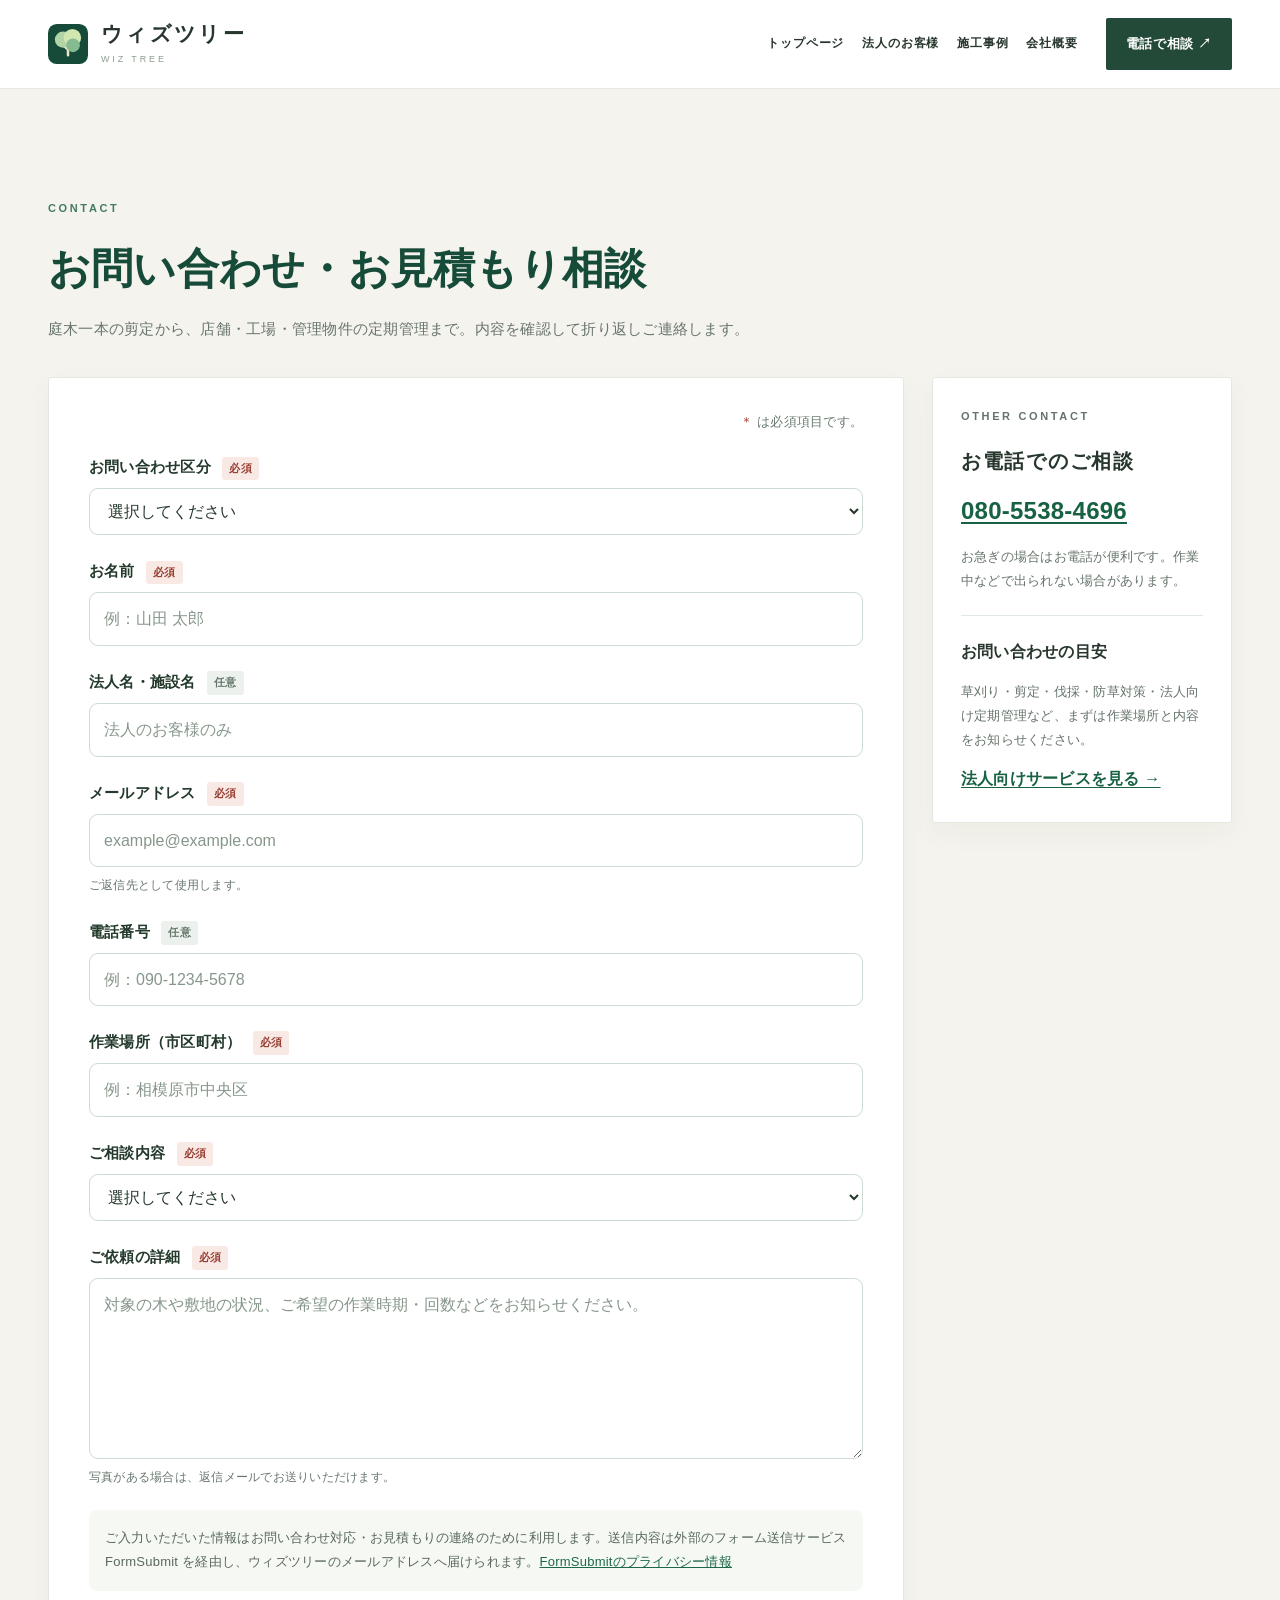
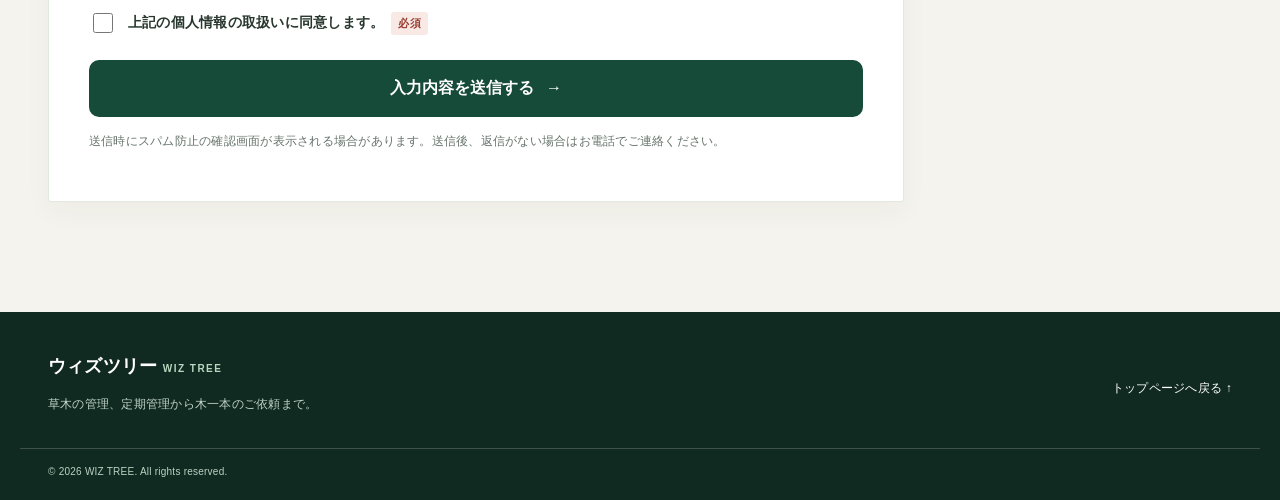
<file: contact.html>
<!doctype html>
<html lang="ja">
<head>
<meta charset="utf-8">
<meta name="viewport" content="width=device-width, initial-scale=1">
<meta name="theme-color" content="#174b39">
<meta name="description" content="ウィズツリーへのお問い合わせ。神奈川県・東京都の草刈り・剪定・伐採・防草シート・法人向け年間植栽管理など、お気軽にご相談ください。">
<title>お問い合わせ | ウィズツリー</title>
<link rel="canonical" href="https://wiztree-website.pages.dev/contact.html">
<link rel="icon" href="favicon.svg" type="image/svg+xml">
<link rel="stylesheet" href="styles.css">
</head>
<body class="inquiry-page">
<a class="skip-link" href="#main">本文へ移動</a>
<header class="site-header"><div class="wrap header-inner">
<a class="brand" href="index.html" aria-label="ウィズツリー トップページ"><img src="favicon.svg" alt="" width="40" height="40"><span><strong>ウィズツリー</strong><small>WIZ TREE</small></span></a>
<nav class="desktop-nav" aria-label="メインメニュー"><a href="index.html">トップページ</a><a href="houjin.html">法人のお客様</a><a href="works.html">施工事例</a><a href="index.html#company">会社概要</a></nav>
<a class="header-contact" href="tel:08055384696">電話で相談 ↗</a>
</div></header>
<main id="main">
<section class="section inquiry-section"><div class="wrap inquiry-container">
<div class="inquiry-heading"><p class="eyebrow">CONTACT</p><h1>お問い合わせ・お見積もり相談</h1><p>庭木一本の剪定から、店舗・工場・管理物件の定期管理まで。内容を確認して折り返しご連絡します。</p></div>
<div class="inquiry-layout">
<div class="inquiry-form-panel">
<p class="inquiry-required-note"><span aria-hidden="true">＊</span> は必須項目です。</p>
<form action="https://formsubmit.co/yasunari1517@gmail.com" method="POST" accept-charset="UTF-8">
<input type="hidden" name="_subject" value="【ウィズツリー公式サイト】新しいお問い合わせ">
<input type="hidden" name="_next" value="https://wiztree-website.pages.dev/thanks.html">
<input type="hidden" name="_template" value="table">
<div class="inquiry-honey" aria-hidden="true"><label>この欄は入力しないでください<input type="text" name="_honey" tabindex="-1" autocomplete="off"></label></div>
<div class="inquiry-field">
<label for="inq-type">お問い合わせ区分 <span class="required">必須</span></label>
<select id="inq-type" name="お問い合わせ区分" required>
<option value="">選択してください</option>
<option>個人のお客様</option><option>法人・店舗・工場</option><option>不動産管理会社・オーナー</option><option>その他</option>
</select>
</div>
<div class="inquiry-field"><label for="inq-name">お名前 <span class="required">必須</span></label><input id="inq-name" type="text" name="お名前" autocomplete="name" maxlength="100" placeholder="例：山田 太郎" required></div>
<div class="inquiry-field"><label for="inq-company">法人名・施設名 <span class="optional">任意</span></label><input id="inq-company" name="法人名・施設名" type="text" autocomplete="organization" maxlength="150" placeholder="法人のお客様のみ"></div>
<div class="inquiry-field"><label for="inq-email">メールアドレス <span class="required">必須</span></label><input id="inq-email" type="email" name="email" autocomplete="email" maxlength="254" placeholder="example@example.com" required><small>ご返信先として使用します。</small></div>
<div class="inquiry-field"><label for="inq-tel">電話番号 <span class="optional">任意</span></label><input id="inq-tel" type="tel" name="電話番号" autocomplete="tel" inputmode="tel" maxlength="30" placeholder="例：090-1234-5678"></div>
<div class="inquiry-field"><label for="inq-area">作業場所（市区町村） <span class="required">必須</span></label><input id="inq-area" type="text" name="作業場所" maxlength="150" placeholder="例：相模原市中央区" required></div>
<div class="inquiry-field"><label for="inq-service">ご相談内容 <span class="required">必須</span></label><select id="inq-service" name="ご相談内容" required><option value="">選択してください</option><option>草刈り・除草</option><option>剪定・枝おろし</option><option>伐採</option><option>防草シート施工</option><option>植栽管理・植栽</option><option>年間管理・定期管理</option><option>その他・相談したい</option></select></div>
<div class="inquiry-field"><label for="inq-message">ご依頼の詳細 <span class="required">必須</span></label><textarea id="inq-message" name="ご依頼の詳細" rows="6" maxlength="3000" placeholder="対象の木や敷地の状況、ご希望の作業時期・回数などをお知らせください。" required></textarea><small>写真がある場合は、返信メールでお送りいただけます。</small></div>
<p class="inquiry-privacy">ご入力いただいた情報はお問い合わせ対応・お見積もりの連絡のために利用します。送信内容は外部のフォーム送信サービス FormSubmit を経由し、ウィズツリーのメールアドレスへ届けられます。<a href="https://formsubmit.co/privacy.pdf" target="_blank" rel="noopener noreferrer">FormSubmitのプライバシー情報</a></p>
<label class="inquiry-consent"><input type="checkbox" name="個人情報の取扱いに同意" value="同意する" required><span>上記の個人情報の取扱いに同意します。<span class="required">必須</span></span></label>
<button class="inquiry-submit" type="submit">入力内容を送信する <span aria-hidden="true">→</span></button>
<p class="inquiry-after">送信時にスパム防止の確認画面が表示される場合があります。送信後、返信がない場合はお電話でご連絡ください。</p>
</form>
</div>
<aside class="inquiry-aside"><div class="inquiry-aside-card"><p class="eyebrow">OTHER CONTACT</p><h2>お電話でのご相談</h2><a class="inquiry-phone" href="tel:08055384696">080-5538-4696</a><p>お急ぎの場合はお電話が便利です。作業中などで出られない場合があります。</p><hr><h3>お問い合わせの目安</h3><p>草刈り・剪定・伐採・防草対策・法人向け定期管理など、まずは作業場所と内容をお知らせください。</p><a href="houjin.html">法人向けサービスを見る →</a></div></aside>
</div></div></section>
</main>
<footer class="footer"><div class="wrap footer-inner"><div><strong>ウィズツリー <small>WIZ TREE</small></strong><p>草木の管理、定期管理から木一本のご依頼まで。</p></div><a href="index.html">トップページへ戻る ↑</a></div><div class="wrap copyright"><small>© <span id="year">2026</span> WIZ TREE. All rights reserved.</small></div></footer>
<script src="script.js" defer></script>
</body></html>
</file>
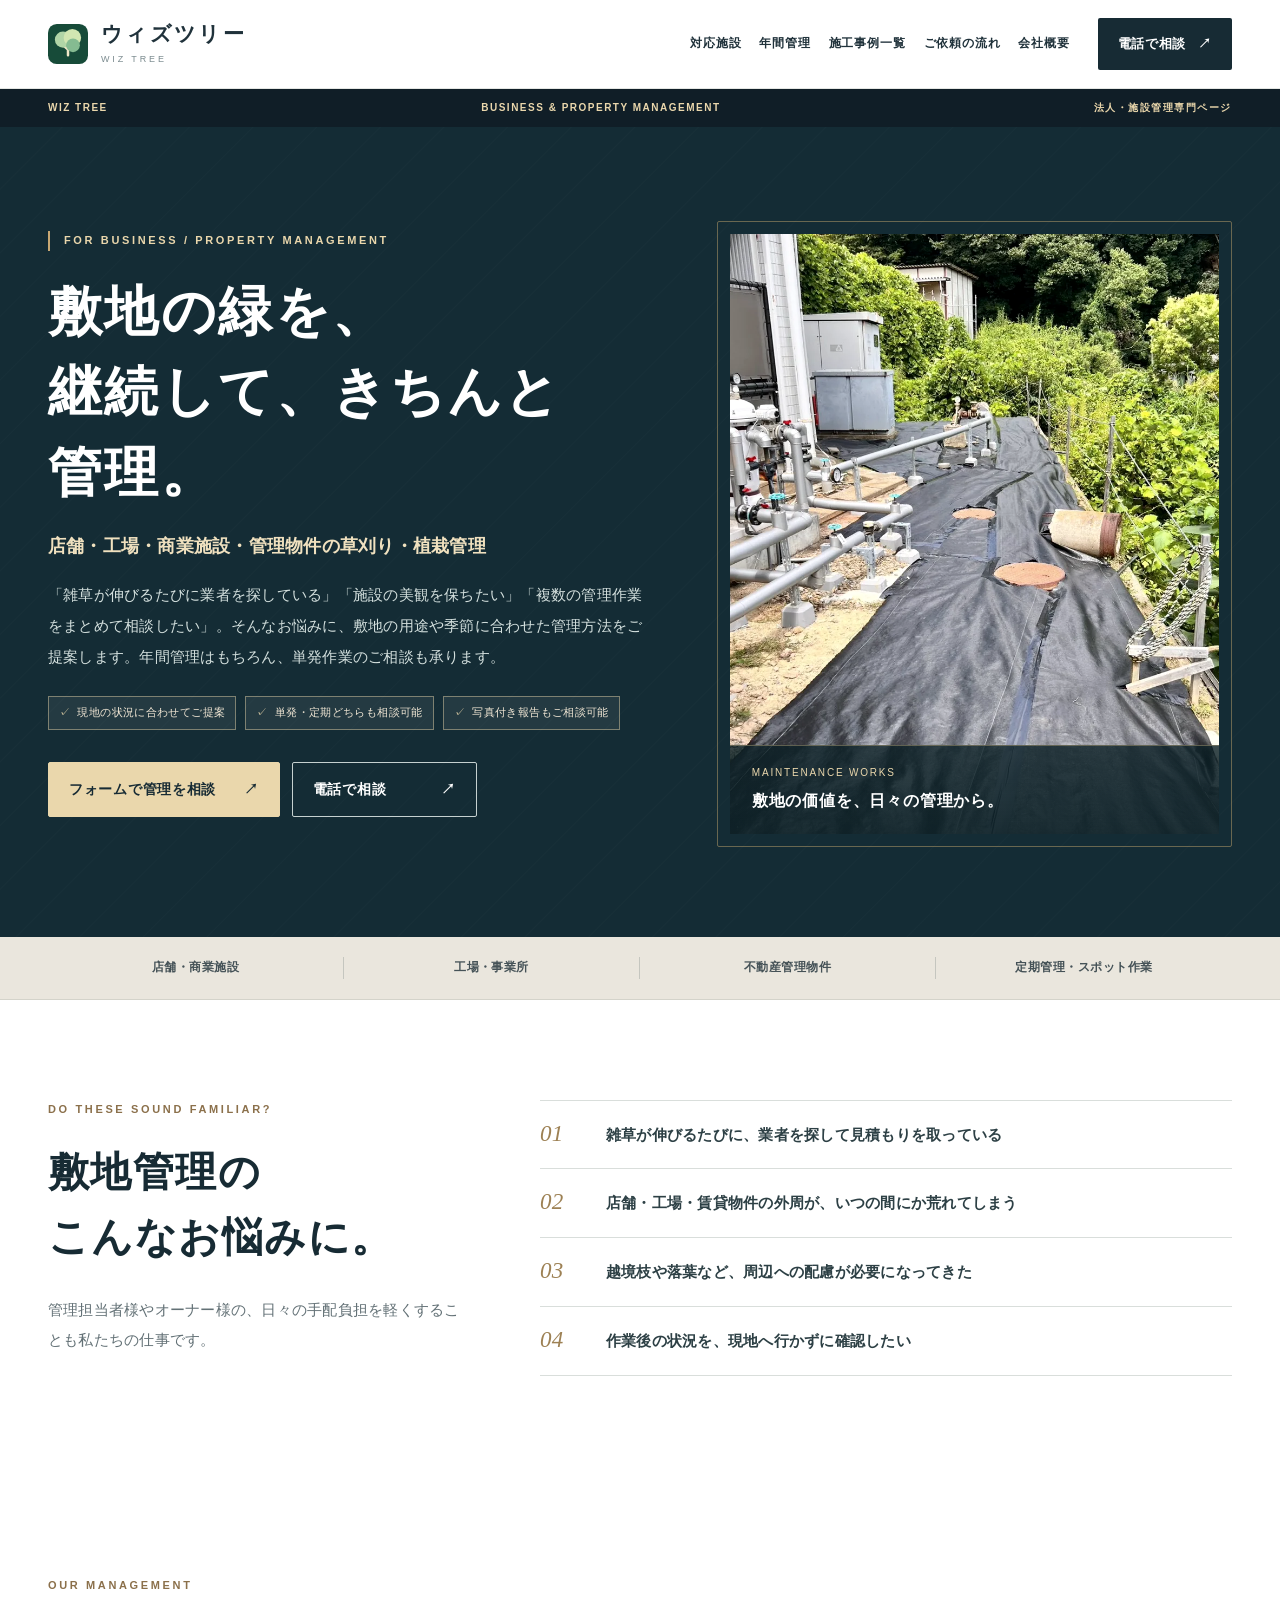
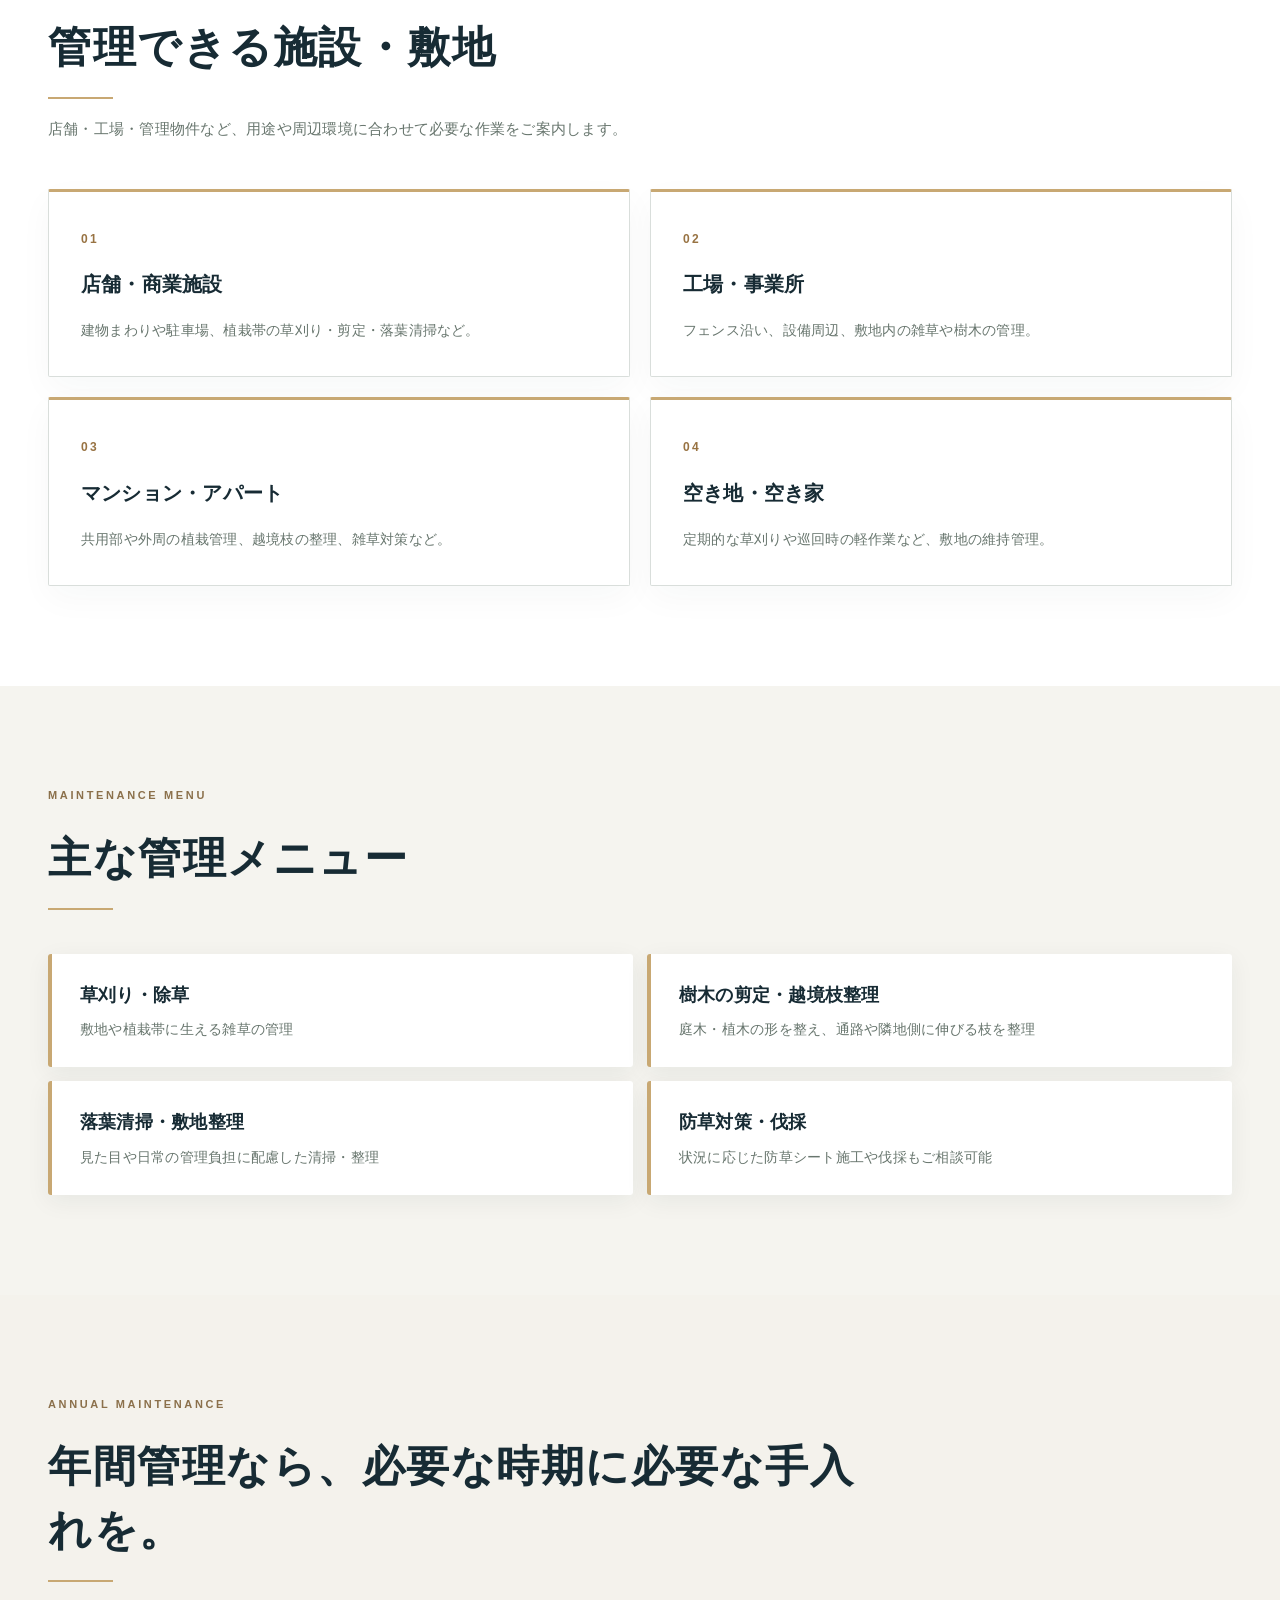
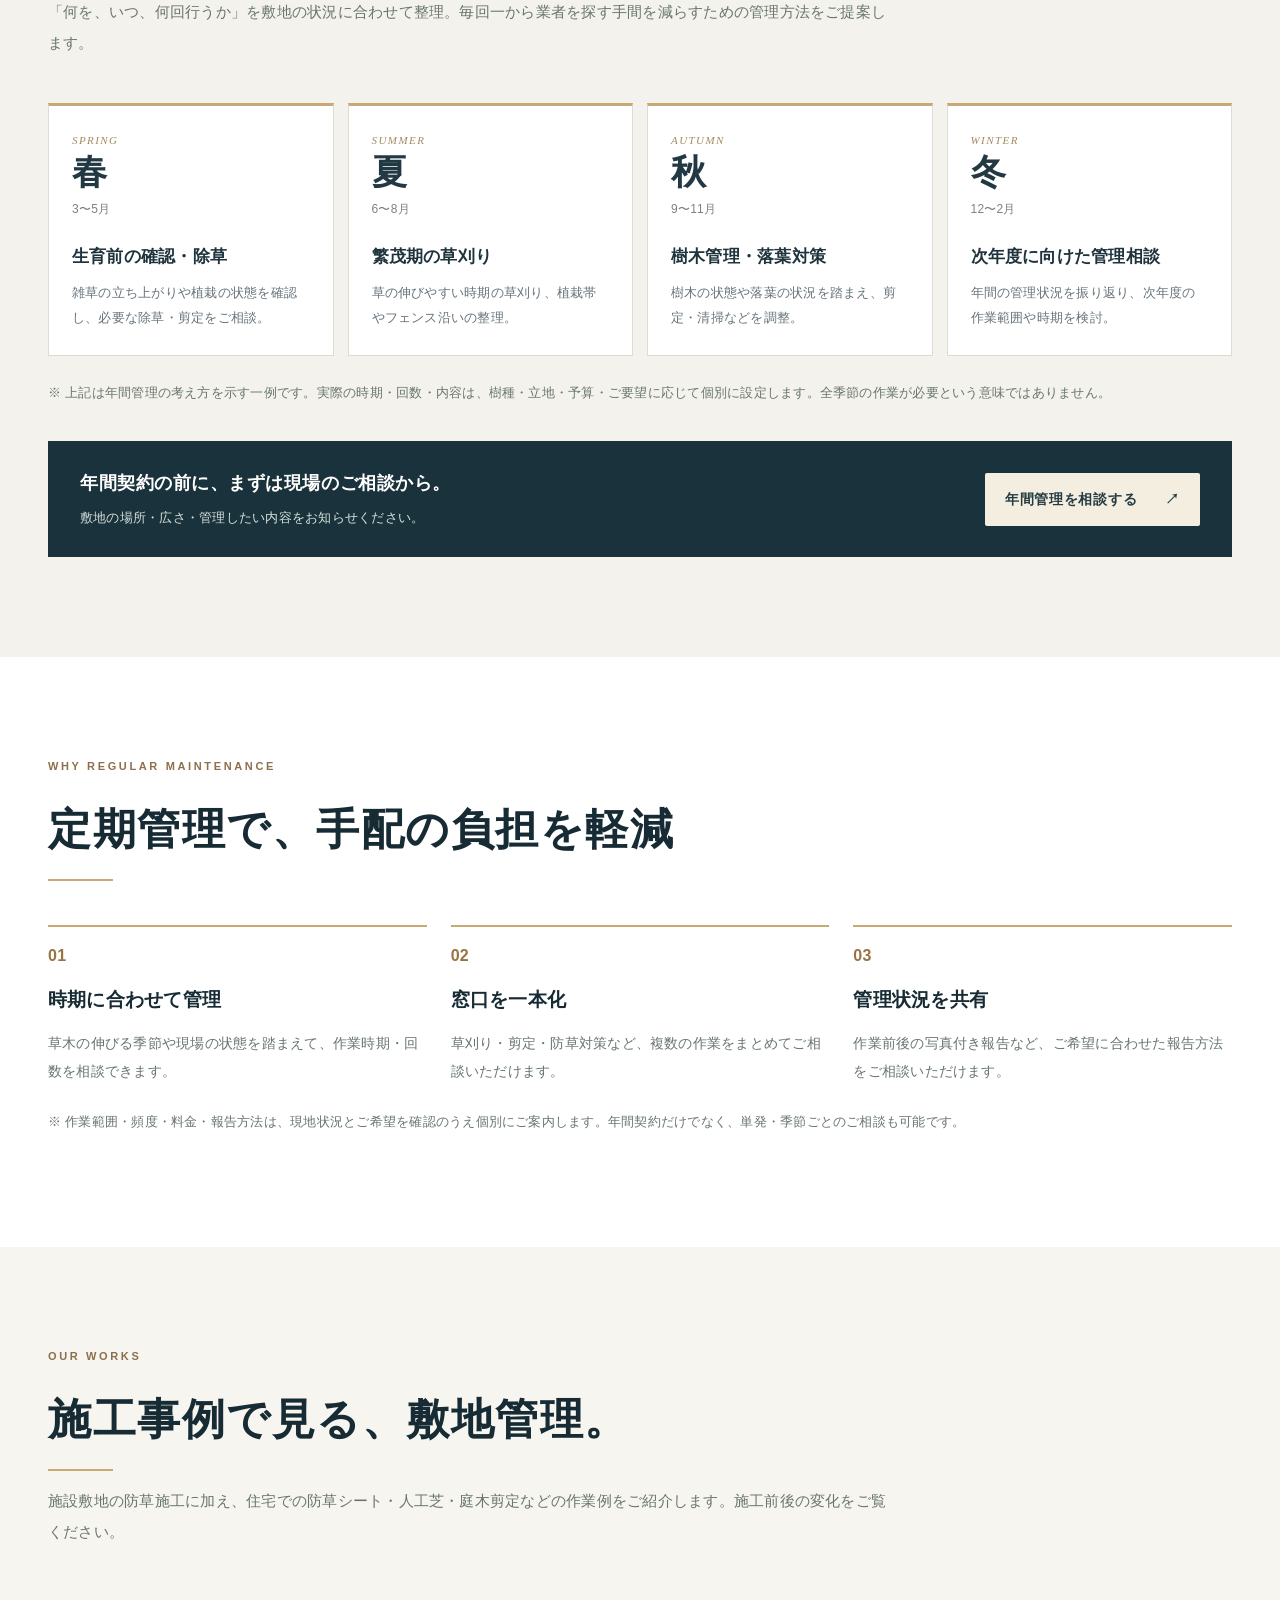
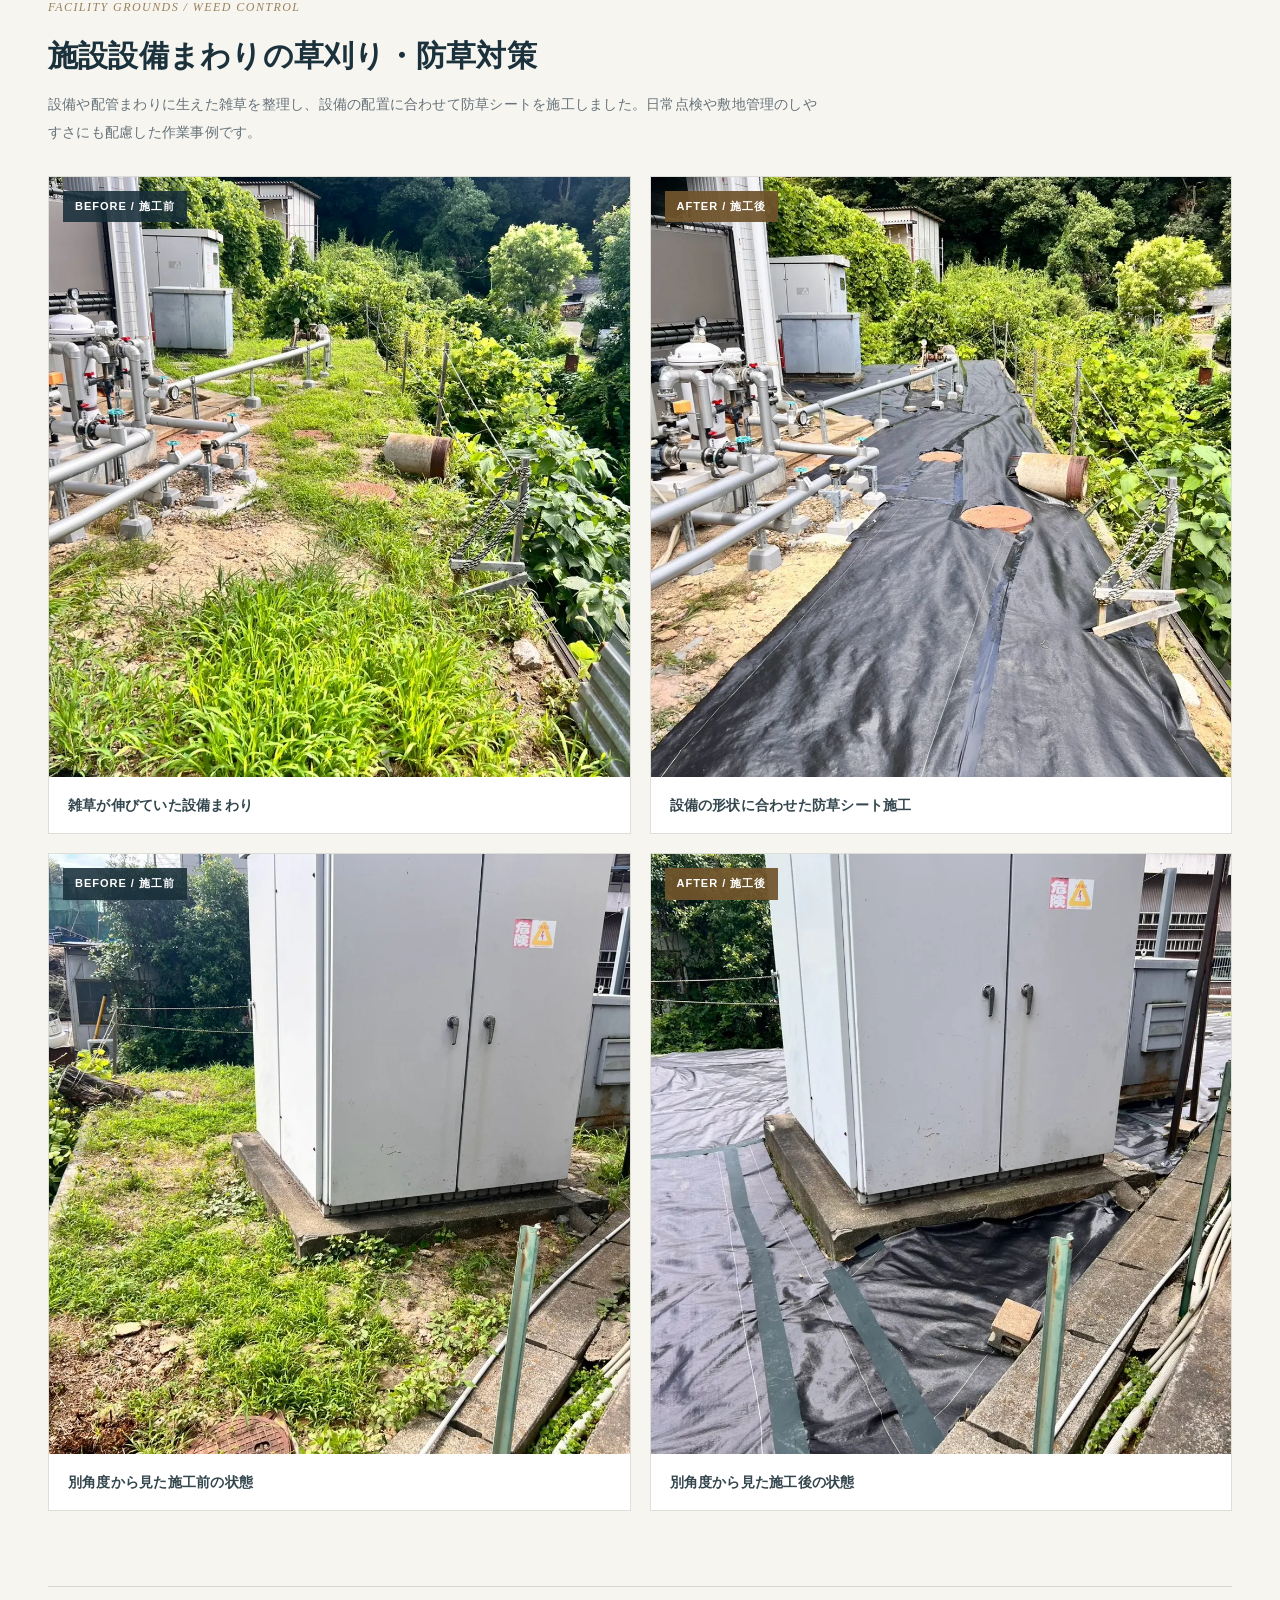
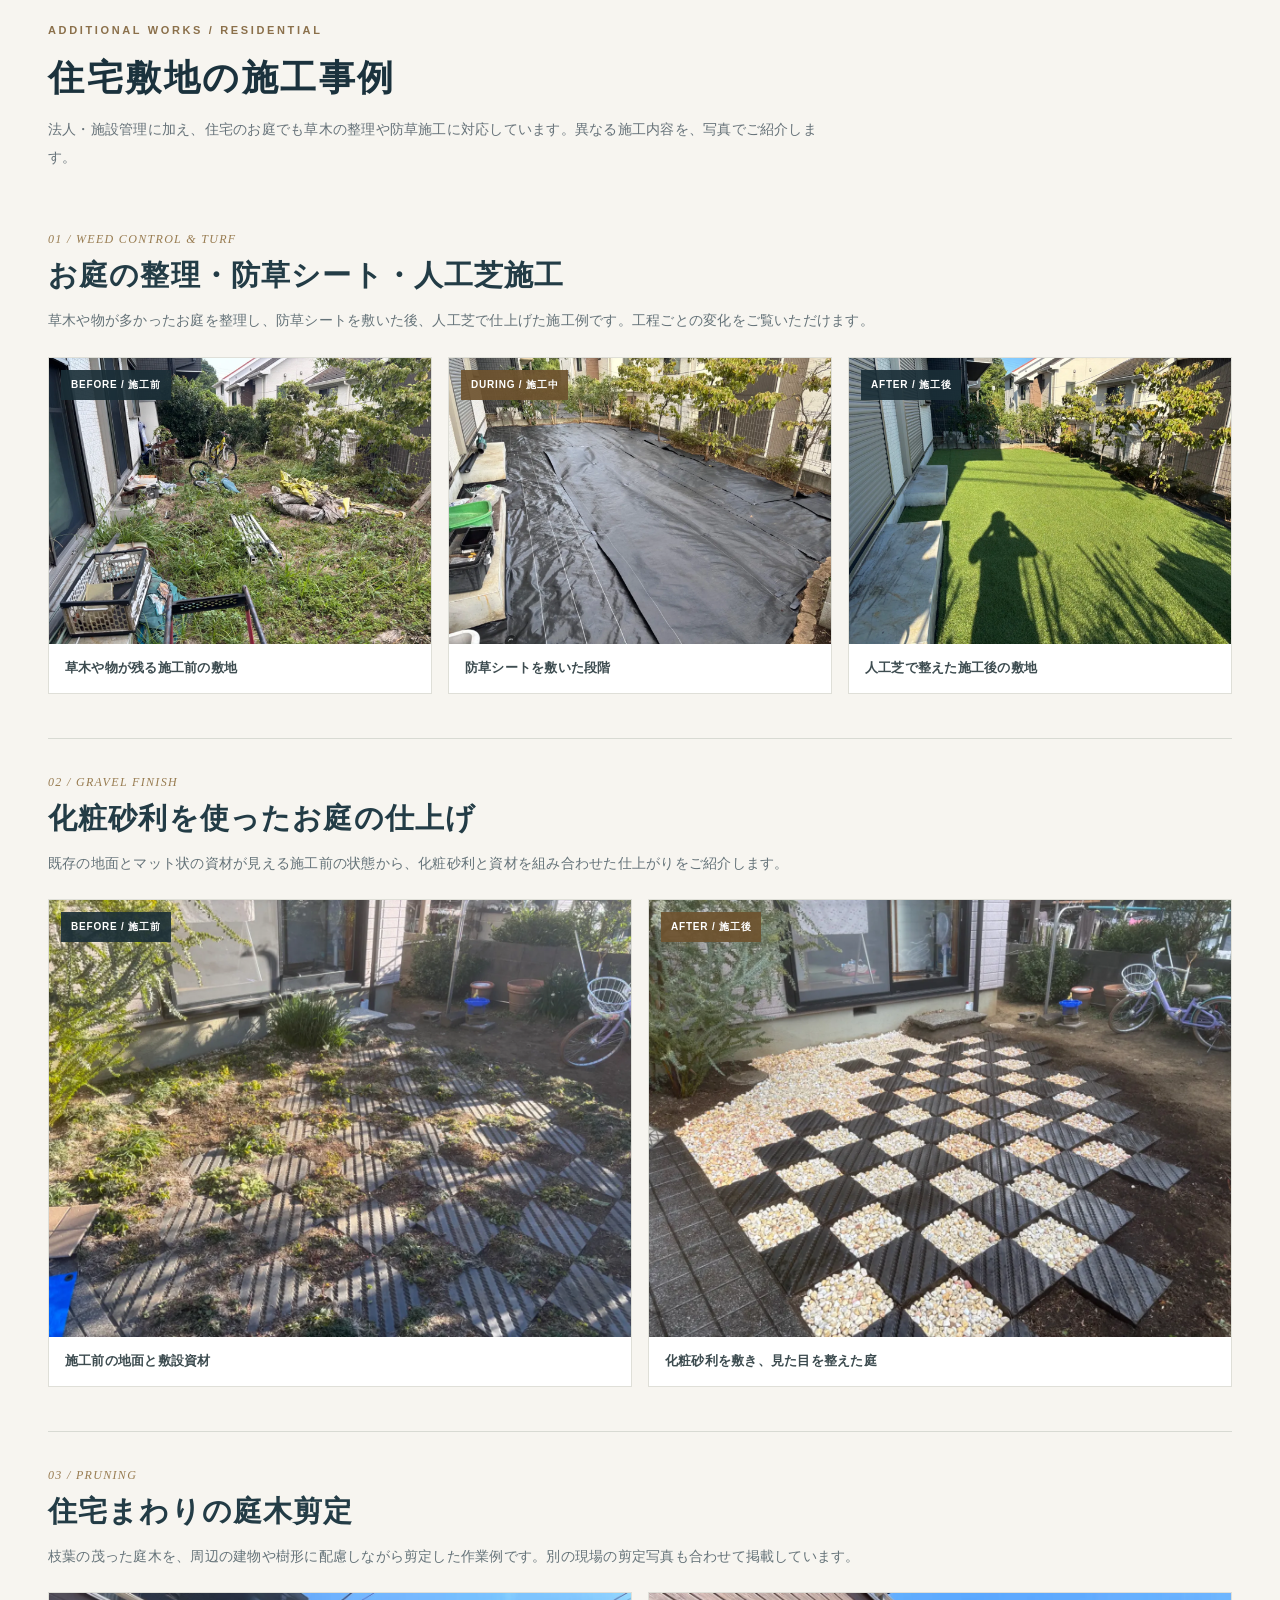
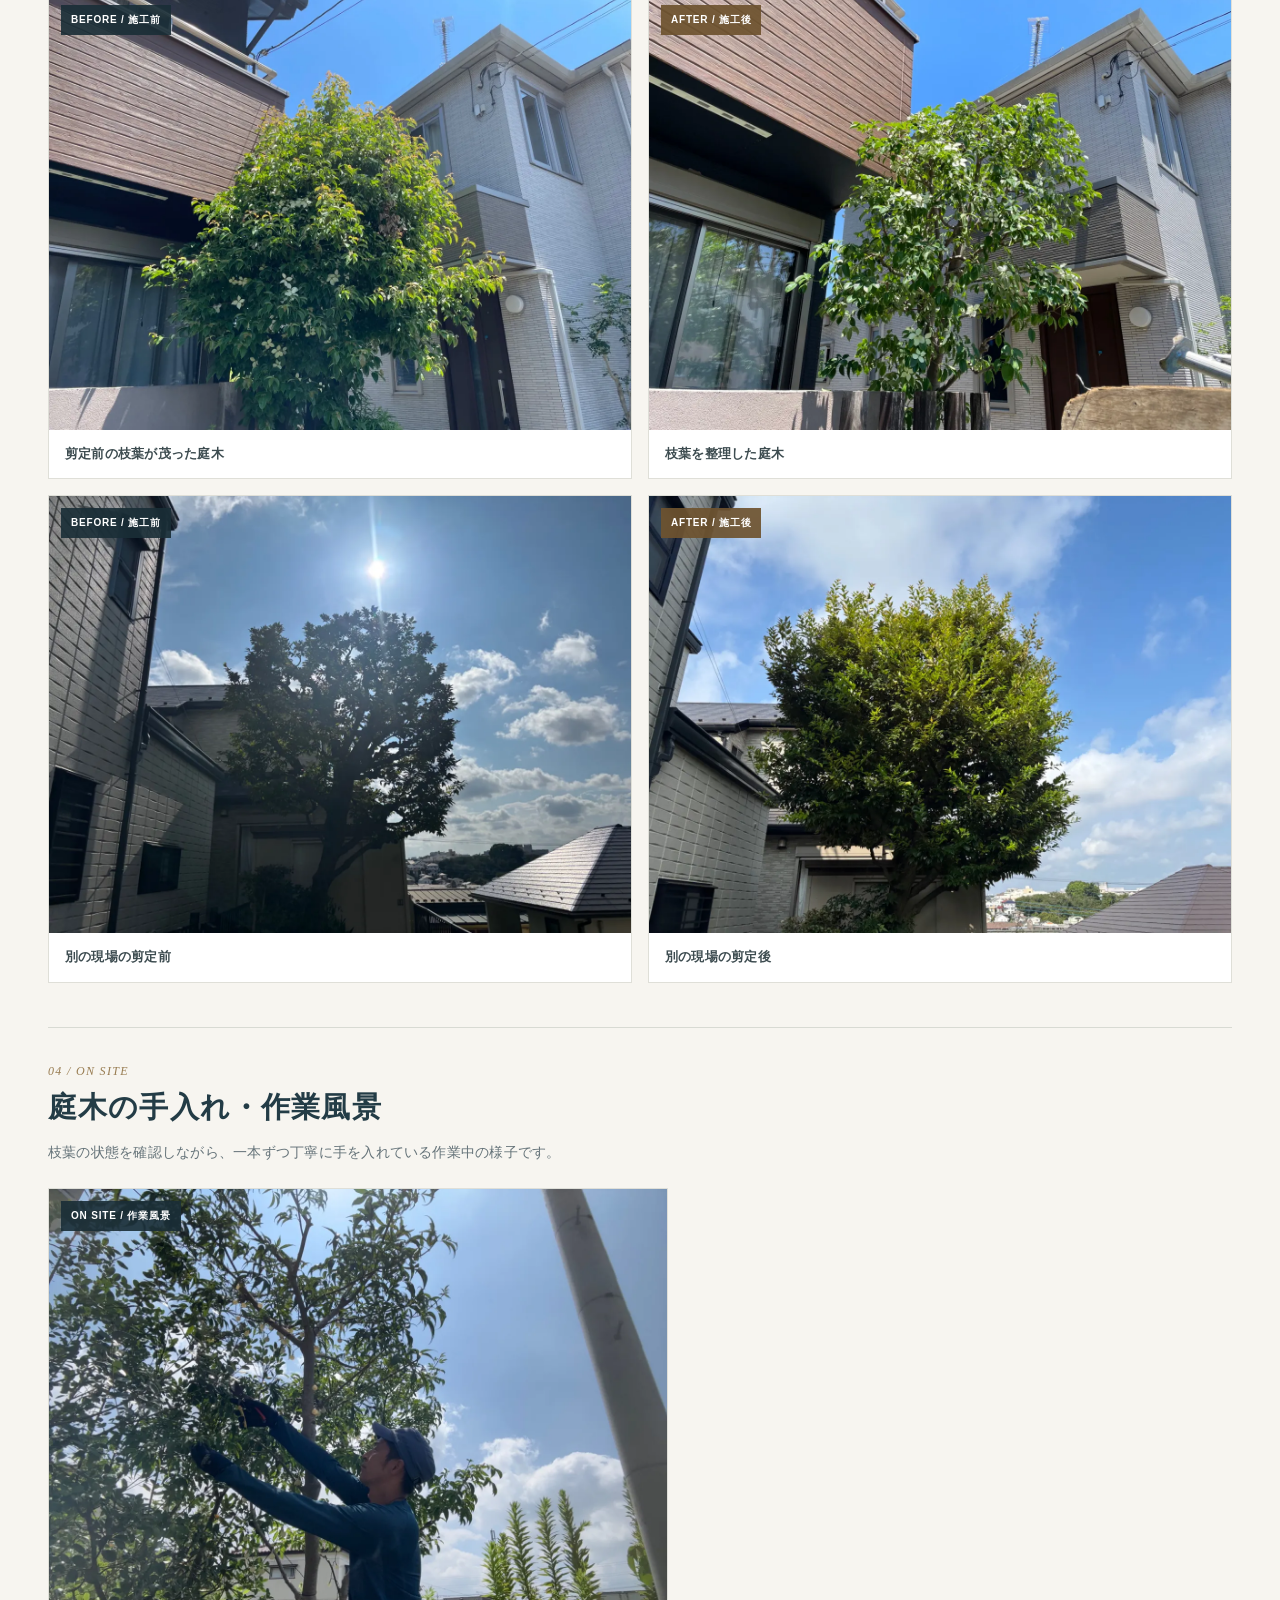
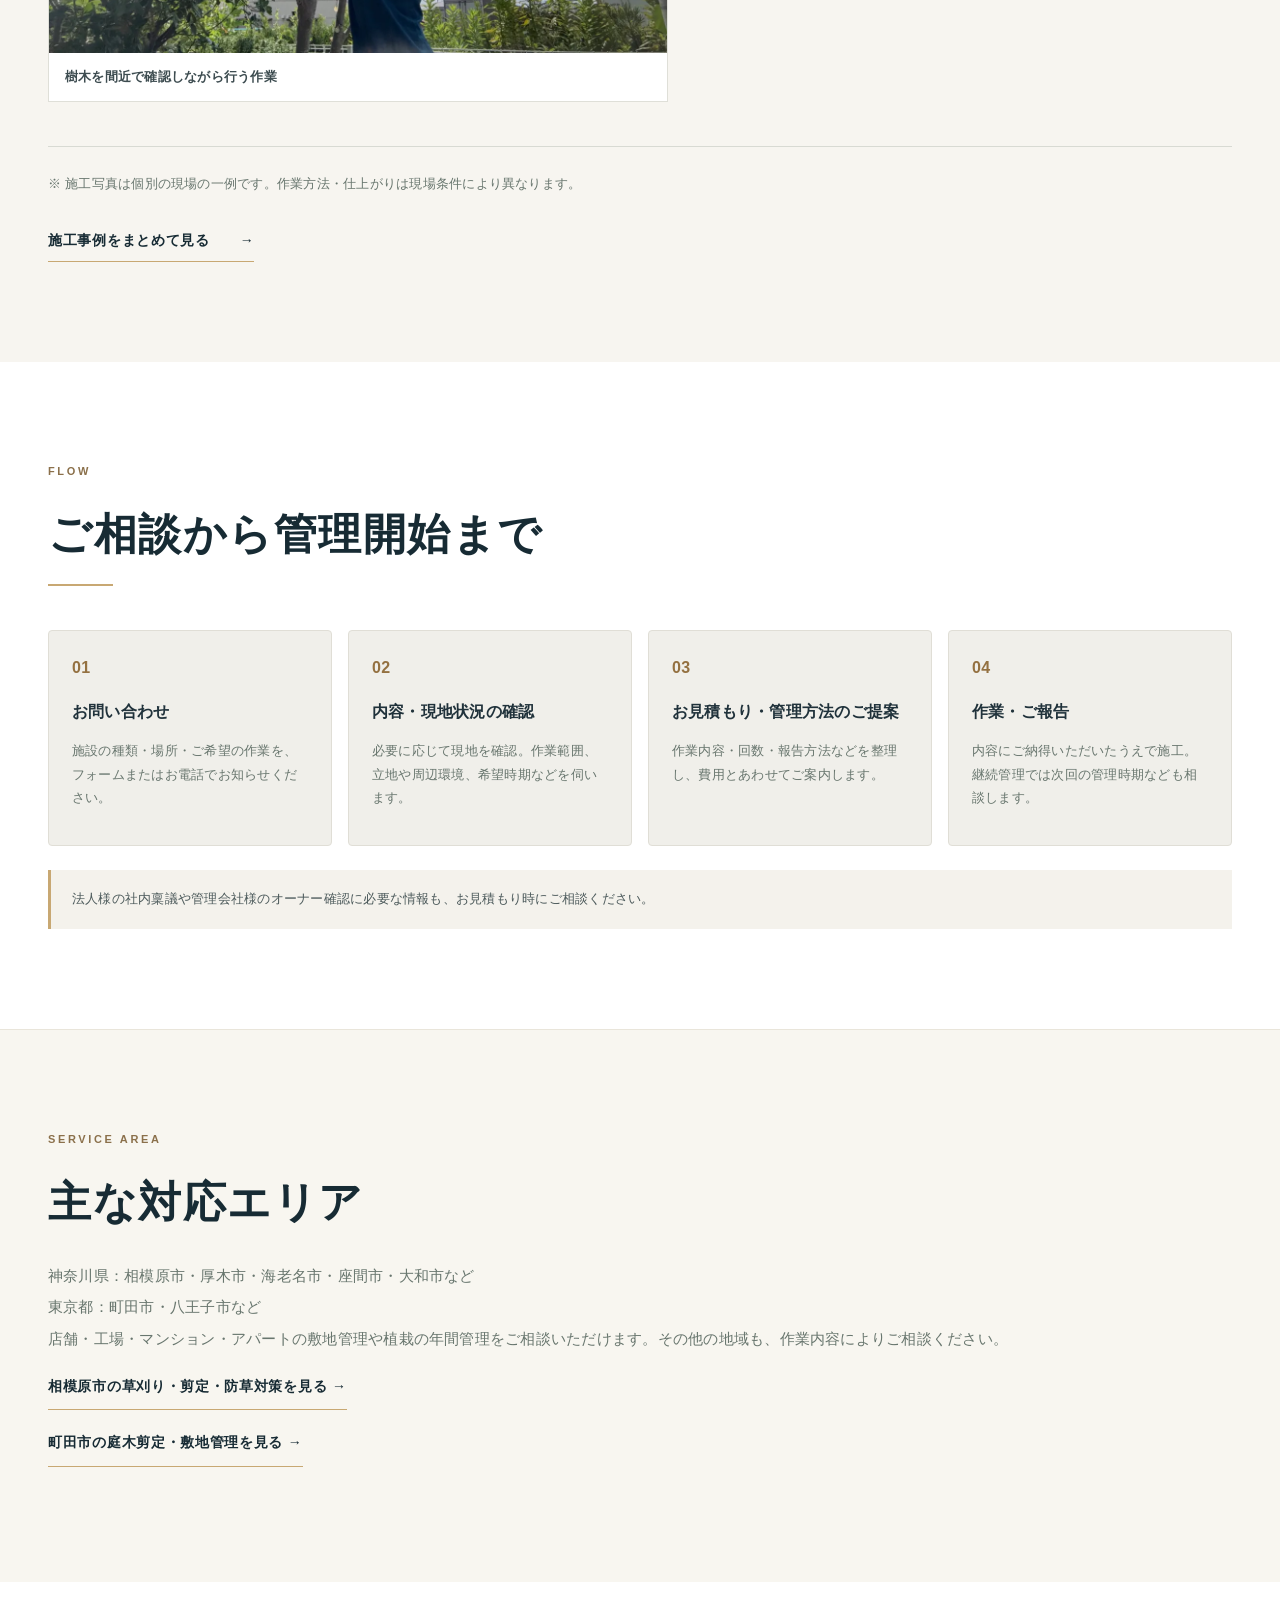
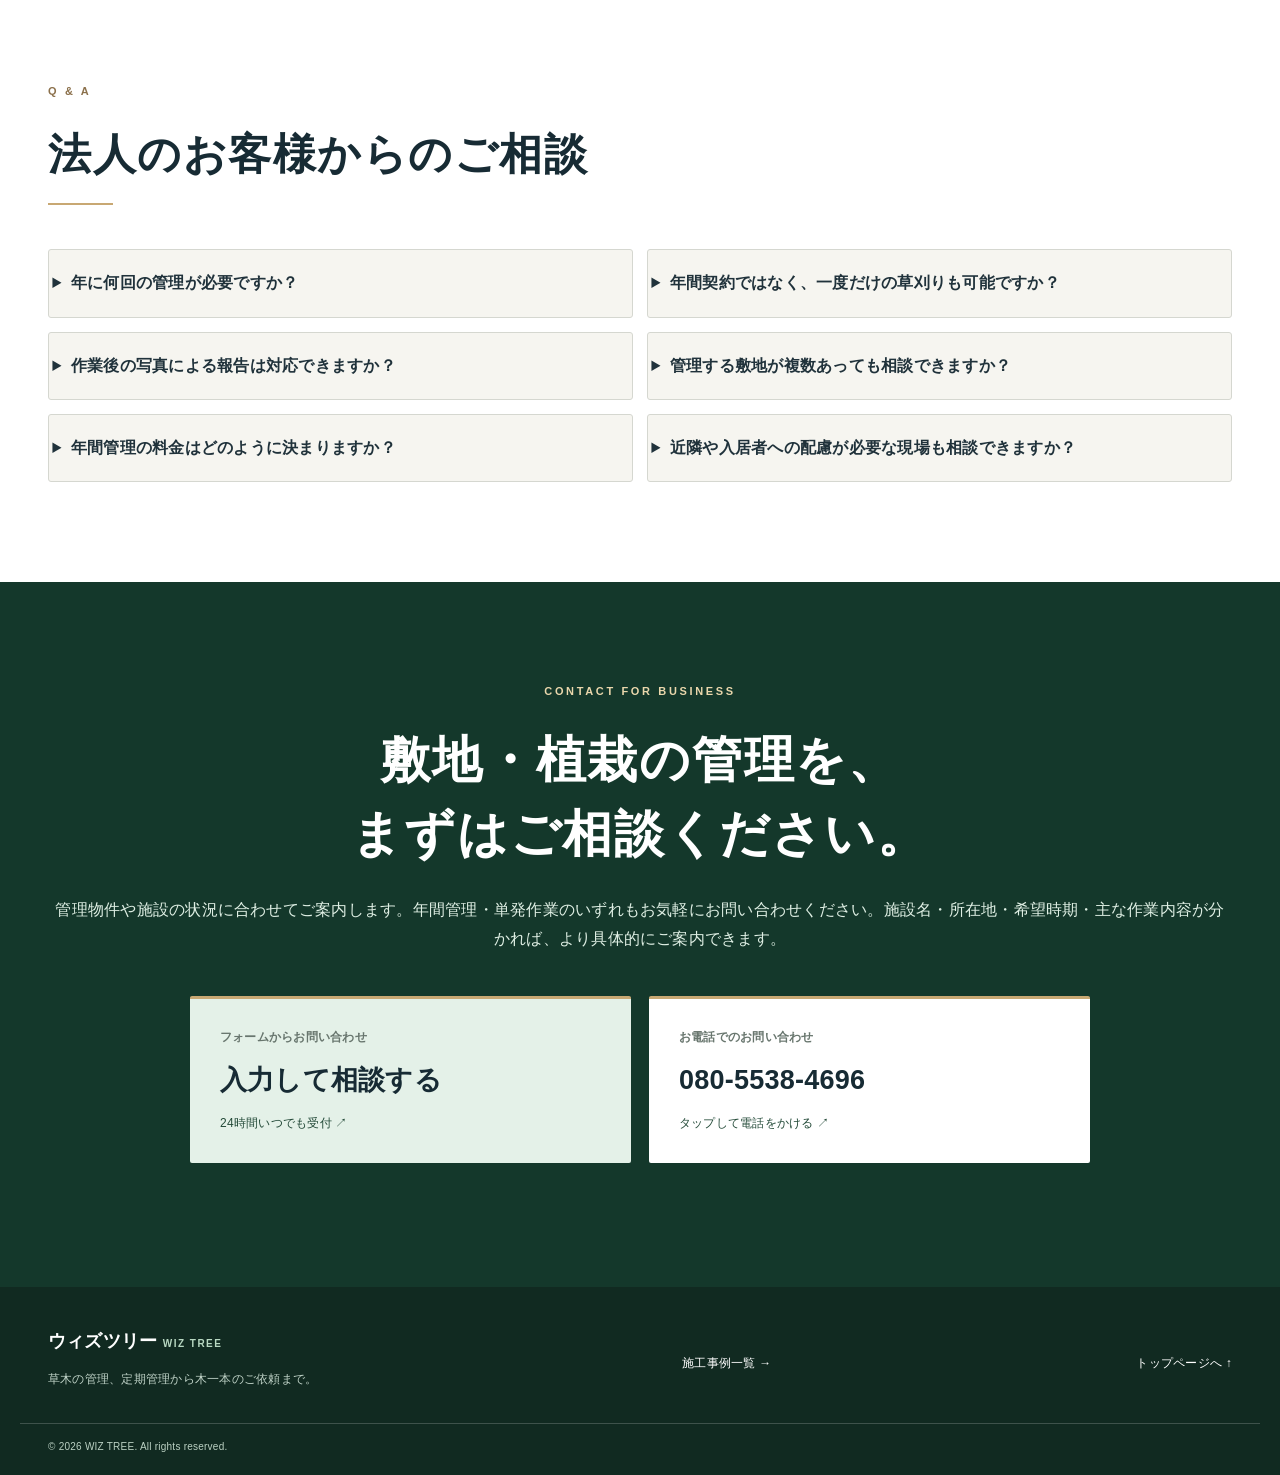
<file: houjin.html>
<!doctype html>
<html lang="ja">
<head>
<meta charset="utf-8">
<meta name="viewport" content="width=device-width, initial-scale=1">
<meta name="theme-color" content="#172b34">
<meta name="description" content="ウィズツリーの法人向け敷地・植栽管理。神奈川県・東京都を中心に、店舗・工場・商業施設・賃貸管理物件の草刈り、剪定、除草、防草対策、定期管理を承ります。">
<meta property="og:type" content="website"><meta property="og:locale" content="ja_JP">
<meta property="og:title" content="法人向け年間植栽管理・敷地管理 | ウィズツリー">
<meta property="og:description" content="店舗・工場・商業施設・不動産管理物件の草刈り・剪定・植栽管理。定期管理も単発作業もご相談ください。">
<link rel="canonical" href="https://wiztree-website.pages.dev/houjin.html">
<meta property="og:url" content="https://wiztree-website.pages.dev/houjin.html">
<script type="application/ld+json">{"@context":"https://schema.org","@type":"WebPage","name":"法人向け年間植栽管理・敷地管理 | ウィズツリー","url":"https://wiztree-website.pages.dev/houjin.html","description":"店舗・工場・商業施設・賃貸管理物件の草刈り、剪定、防草対策、定期管理のご案内。","about":{"@id":"https://wiztree-website.pages.dev/#organization"}}</script>
<link rel="icon" href="favicon.svg" type="image/svg+xml">
<link rel="stylesheet" href="styles.css">
<title>法人向け年間植栽管理・敷地管理 | ウィズツリー（神奈川県・東京都）</title>
</head>
<body class="corporate-page">
<a class="skip-link" href="#main">本文へ移動</a>
<header class="site-header"><div class="wrap header-inner">
<a class="brand" href="index.html#top" aria-label="ウィズツリー ホーム"><img src="favicon.svg" alt="" width="40" height="40"><span><strong>ウィズツリー</strong><small>WIZ TREE</small></span></a>
<nav class="desktop-nav" aria-label="メインメニュー"><a href="#management">対応施設</a><a href="#annual-plan">年間管理</a><a href="works.html">施工事例一覧</a><a href="#management-flow">ご依頼の流れ</a><a href="index.html#company">会社概要</a></nav>
<a class="header-contact" href="tel:08055384696">電話で相談 <span aria-hidden="true">↗</span></a>
</div></header>
<main id="main">
<div class="corporate-kicker"><div class="wrap"><span>WIZ TREE</span><span>BUSINESS &amp; PROPERTY MANAGEMENT</span><span>法人・施設管理専門ページ</span></div></div>
<section class="business-hero"><div class="wrap business-hero-grid">
<div><p class="eyebrow light">FOR BUSINESS / PROPERTY MANAGEMENT</p>
<h1>敷地の緑を、<br>継続して、きちんと管理。</h1>
<p class="business-hero-lead">店舗・工場・商業施設・管理物件の草刈り・植栽管理</p>
<p class="business-hero-copy">「雑草が伸びるたびに業者を探している」「施設の美観を保ちたい」「複数の管理作業をまとめて相談したい」。そんなお悩みに、敷地の用途や季節に合わせた管理方法をご提案します。年間管理はもちろん、単発作業のご相談も承ります。</p><div class="business-hero-points"><span>現地の状況に合わせてご提案</span><span>単発・定期どちらも相談可能</span><span>写真付き報告もご相談可能</span></div>
<div class="actions"><a class="btn btn-light" href="contact.html">フォームで管理を相談 <span aria-hidden="true">↗</span></a><a class="btn btn-outline" href="tel:08055384696">電話で相談 <span aria-hidden="true">↗</span></a></div>
</div>
<div class="business-hero-photo"><img src="images/2052af69b0874a24af13cb973897e55e.webp" alt="ウィズツリーによる施設設備まわりの防草シート施工後" width="800" height="600" decoding="async"><div class="corporate-photo-label"><small>MAINTENANCE WORKS</small><strong>敷地の価値を、日々の管理から。</strong></div></div>
</div></section>
<div class="corporate-promise"><div class="wrap"><span>店舗・商業施設</span><span>工場・事業所</span><span>不動産管理物件</span><span>定期管理・スポット作業</span></div></div>
<section class="section business-pain-section" aria-labelledby="pain-title"><div class="wrap">
<div class="business-pain-layout">
<div class="business-pain-intro"><p class="eyebrow">DO THESE SOUND FAMILIAR?</p><h2 id="pain-title">敷地管理の<br>こんなお悩みに。</h2><p>管理担当者様やオーナー様の、日々の手配負担を軽くすることも私たちの仕事です。</p></div>
<div class="business-pain-list">
<div><span>01</span><p>雑草が伸びるたびに、業者を探して見積もりを取っている</p></div>
<div><span>02</span><p>店舗・工場・賃貸物件の外周が、いつの間にか荒れてしまう</p></div>
<div><span>03</span><p>越境枝や落葉など、周辺への配慮が必要になってきた</p></div>
<div><span>04</span><p>作業後の状況を、現地へ行かずに確認したい</p></div>
</div></div>
</div></section>
<section class="section" id="management"><div class="wrap">
<div class="section-heading"><p class="eyebrow">OUR MANAGEMENT</p><h2>管理できる施設・敷地</h2><p class="body-text">店舗・工場・管理物件など、用途や周辺環境に合わせて必要な作業をご案内します。</p></div>
<div class="management-grid">
<article><span>01</span><h3>店舗・商業施設</h3><p>建物まわりや駐車場、植栽帯の草刈り・剪定・落葉清掃など。</p></article>
<article><span>02</span><h3>工場・事業所</h3><p>フェンス沿い、設備周辺、敷地内の雑草や樹木の管理。</p></article>
<article><span>03</span><h3>マンション・アパート</h3><p>共用部や外周の植栽管理、越境枝の整理、雑草対策など。</p></article>
<article><span>04</span><h3>空き地・空き家</h3><p>定期的な草刈りや巡回時の軽作業など、敷地の維持管理。</p></article>
</div></div></section>
<section class="section section-soft"><div class="wrap">
<div class="section-heading"><p class="eyebrow">MAINTENANCE MENU</p><h2>主な管理メニュー</h2></div>
<div class="maintenance-list">
<div><h3>草刈り・除草</h3><p>敷地や植栽帯に生える雑草の管理</p></div>
<div><h3>樹木の剪定・越境枝整理</h3><p>庭木・植木の形を整え、通路や隣地側に伸びる枝を整理</p></div>
<div><h3>落葉清掃・敷地整理</h3><p>見た目や日常の管理負担に配慮した清掃・整理</p></div>
<div><h3>防草対策・伐採</h3><p>状況に応じた防草シート施工や伐採もご相談可能</p></div>
</div></div></section>
<section class="section corporate-annual-section" id="annual-plan"><div class="wrap">
<div class="section-heading"><p class="eyebrow">ANNUAL MAINTENANCE</p><h2>年間管理なら、必要な時期に必要な手入れを。</h2><p class="body-text">「何を、いつ、何回行うか」を敷地の状況に合わせて整理。毎回一から業者を探す手間を減らすための管理方法をご提案します。</p></div>
<div class="annual-schedule" aria-label="年間管理の組み合わせ例">
<div class="annual-schedule-item"><div class="annual-season"><span>SPRING</span><strong>春</strong><small>3〜5月</small></div><div><h3>生育前の確認・除草</h3><p>雑草の立ち上がりや植栽の状態を確認し、必要な除草・剪定をご相談。</p></div></div>
<div class="annual-schedule-item"><div class="annual-season"><span>SUMMER</span><strong>夏</strong><small>6〜8月</small></div><div><h3>繁茂期の草刈り</h3><p>草の伸びやすい時期の草刈り、植栽帯やフェンス沿いの整理。</p></div></div>
<div class="annual-schedule-item"><div class="annual-season"><span>AUTUMN</span><strong>秋</strong><small>9〜11月</small></div><div><h3>樹木管理・落葉対策</h3><p>樹木の状態や落葉の状況を踏まえ、剪定・清掃などを調整。</p></div></div>
<div class="annual-schedule-item"><div class="annual-season"><span>WINTER</span><strong>冬</strong><small>12〜2月</small></div><div><h3>次年度に向けた管理相談</h3><p>年間の管理状況を振り返り、次年度の作業範囲や時期を検討。</p></div></div>
</div>
<p class="business-note">※ 上記は年間管理の考え方を示す一例です。実際の時期・回数・内容は、樹種・立地・予算・ご要望に応じて個別に設定します。全季節の作業が必要という意味ではありません。</p>
<div class="annual-plan-cta"><div><strong>年間契約の前に、まずは現場のご相談から。</strong><p>敷地の場所・広さ・管理したい内容をお知らせください。</p></div><a class="btn btn-light" href="contact.html">年間管理を相談する <span aria-hidden="true">↗</span></a></div>
</div></section><section class="section"><div class="wrap">
<div class="section-heading"><p class="eyebrow">WHY REGULAR MAINTENANCE</p><h2>定期管理で、手配の負担を軽減</h2></div>
<div class="management-benefits">
<div><strong>01</strong><h3>時期に合わせて管理</h3><p>草木の伸びる季節や現場の状態を踏まえて、作業時期・回数を相談できます。</p></div>
<div><strong>02</strong><h3>窓口を一本化</h3><p>草刈り・剪定・防草対策など、複数の作業をまとめてご相談いただけます。</p></div>
<div><strong>03</strong><h3>管理状況を共有</h3><p>作業前後の写真付き報告など、ご希望に合わせた報告方法をご相談いただけます。</p></div>
</div>
<p class="business-note">※ 作業範囲・頻度・料金・報告方法は、現地状況とご希望を確認のうえ個別にご案内します。年間契約だけでなく、単発・季節ごとのご相談も可能です。</p>
</div></section>
<section class="section section-soft corporate-works-section" id="corporate-works"><div class="wrap">
<div class="section-heading"><p class="eyebrow">OUR WORKS</p><h2>施工事例で見る、敷地管理。</h2><p class="body-text">施設敷地の防草施工に加え、住宅での防草シート・人工芝・庭木剪定などの作業例をご紹介します。施工前後の変化をご覧ください。</p></div>
<div class="corporate-case-intro"><span class="corporate-case-category">FACILITY GROUNDS / WEED CONTROL</span><h3>施設設備まわりの草刈り・防草対策</h3><p>設備や配管まわりに生えた雑草を整理し、設備の配置に合わせて防草シートを施工しました。日常点検や敷地管理のしやすさにも配慮した作業事例です。</p></div>
<div class="corporate-before-after">
<figure><div class="corp-photo"><img src="images/17a242f7a4e84b6b8a0eecac14ce2d6c.webp" alt="施設敷地の設備まわり：草刈り・防草対策前" width="800" height="600" loading="lazy"><span>BEFORE / 施工前</span></div><figcaption>雑草が伸びていた設備まわり</figcaption></figure>
<figure><div class="corp-photo"><img src="images/2052af69b0874a24af13cb973897e55e.webp" alt="施設敷地の設備まわり：防草シート施工後" width="800" height="600" loading="lazy"><span>AFTER / 施工後</span></div><figcaption>設備の形状に合わせた防草シート施工</figcaption></figure>
<figure><div class="corp-photo"><img src="images/e0e696fbcdd6491594365a57cb368d86.webp" alt="施設敷地の別角度：施工前" width="800" height="600" loading="lazy"><span>BEFORE / 施工前</span></div><figcaption>別角度から見た施工前の状態</figcaption></figure>
<figure><div class="corp-photo"><img src="images/f03f0504e800410e9e1186a89b398e9f.webp" alt="施設敷地の別角度：防草シート施工後" width="800" height="600" loading="lazy"><span>AFTER / 施工後</span></div><figcaption>別角度から見た施工後の状態</figcaption></figure>
</div>

<div class="corporate-residential-divider">
  <p class="eyebrow">ADDITIONAL WORKS / RESIDENTIAL</p>
  <h3>住宅敷地の施工事例</h3>
  <p>法人・施設管理に加え、住宅のお庭でも草木の整理や防草施工に対応しています。異なる施工内容を、写真でご紹介します。</p>
</div>
<article class="corporate-work-project" aria-labelledby="work-garden">
  <div class="corporate-work-project-head"><span>01 / WEED CONTROL &amp; TURF</span><h4 id="work-garden">お庭の整理・防草シート・人工芝施工</h4><p>草木や物が多かったお庭を整理し、防草シートを敷いた後、人工芝で仕上げた施工例です。工程ごとの変化をご覧いただけます。</p></div>
  <div class="corporate-project-photos three">
  <figure><div class="corp-photo"><img src="images/wiztree-corporate-photos-upload/new-garden-before.webp" alt="住宅の庭：草木や物が置かれた施工前の様子" width="1280" height="960" loading="lazy" decoding="async"><span>BEFORE / 施工前</span></div><figcaption>草木や物が残る施工前の敷地</figcaption></figure>
  <figure><div class="corp-photo"><img src="images/wiztree-corporate-photos-upload/new-garden-sheet.webp" alt="住宅の庭：防草シートを敷設した状態" width="1280" height="960" loading="lazy" decoding="async"><span>DURING / 施工中</span></div><figcaption>防草シートを敷いた段階</figcaption></figure>
  <figure><div class="corp-photo"><img src="images/wiztree-corporate-photos-upload/new-garden-turf.webp" alt="住宅の庭：人工芝施工後の緑の敷地" width="1280" height="960" loading="lazy" decoding="async"><span>AFTER / 施工後</span></div><figcaption>人工芝で整えた施工後の敷地</figcaption></figure>
  </div>
</article>
<article class="corporate-work-project" aria-labelledby="work-gravel">
  <div class="corporate-work-project-head"><span>02 / GRAVEL FINISH</span><h4 id="work-gravel">化粧砂利を使ったお庭の仕上げ</h4><p>既存の地面とマット状の資材が見える施工前の状態から、化粧砂利と資材を組み合わせた仕上がりをご紹介します。</p></div>
  <div class="corporate-project-photos">
  <figure><div class="corp-photo"><img src="images/wiztree-corporate-photos-upload/new-gravel-before.webp" alt="住宅の庭：地面にマット状の資材が並ぶ施工前の様子" width="1280" height="960" loading="lazy" decoding="async"><span>BEFORE / 施工前</span></div><figcaption>施工前の地面と敷設資材</figcaption></figure>
  <figure><div class="corp-photo"><img src="images/wiztree-corporate-photos-upload/new-gravel-after.webp" alt="住宅の庭：化粧砂利と黒い資材を組み合わせた施工後の様子" width="1280" height="960" loading="lazy" decoding="async"><span>AFTER / 施工後</span></div><figcaption>化粧砂利を敷き、見た目を整えた庭</figcaption></figure>
  </div>
</article>
<article class="corporate-work-project" aria-labelledby="work-pruning">
  <div class="corporate-work-project-head"><span>03 / PRUNING</span><h4 id="work-pruning">住宅まわりの庭木剪定</h4><p>枝葉の茂った庭木を、周辺の建物や樹形に配慮しながら剪定した作業例です。別の現場の剪定写真も合わせて掲載しています。</p></div>
  <div class="corporate-project-photos">
  <figure><div class="corp-photo"><img src="images/wiztree-corporate-photos-upload/new-tree-before-a.webp" alt="住宅の庭木：剪定前のボリュームのある樹形" width="1280" height="960" loading="lazy" decoding="async"><span>BEFORE / 施工前</span></div><figcaption>剪定前の枝葉が茂った庭木</figcaption></figure>
  <figure><div class="corp-photo"><img src="images/wiztree-corporate-photos-upload/new-tree-after-a.webp" alt="住宅の庭木：剪定後の枝葉を整理した樹形" width="1280" height="960" loading="lazy" decoding="async"><span>AFTER / 施工後</span></div><figcaption>枝葉を整理した庭木</figcaption></figure>
  <figure><div class="corp-photo"><img src="images/wiztree-corporate-photos-upload/new-tree-work.webp" alt="別の住宅：剪定前の庭木の樹冠" width="1280" height="960" loading="lazy" decoding="async"><span>BEFORE / 施工前</span></div><figcaption>別の現場の剪定前</figcaption></figure>
  <figure><div class="corp-photo"><img src="images/wiztree-corporate-photos-upload/new-tree-after-b.webp" alt="別の住宅：枝葉を整えた剪定後の庭木" width="1280" height="960" loading="lazy" decoding="async"><span>AFTER / 施工後</span></div><figcaption>別の現場の剪定後</figcaption></figure>
  </div>
</article>
<article class="corporate-work-project corporate-work-project-scene" aria-labelledby="work-scene">
  <div class="corporate-work-project-head"><span>04 / ON SITE</span><h4 id="work-scene">庭木の手入れ・作業風景</h4><p>枝葉の状態を確認しながら、一本ずつ丁寧に手を入れている作業中の様子です。</p></div>
  <div class="corporate-project-photos single">
  <figure><div class="corp-photo"><img src="images/wiztree-corporate-photos-upload/new-tree-before-b.webp" alt="職人が住宅の庭木の枝葉を確認しながら手入れしている様子" width="1280" height="960" loading="lazy" decoding="async"><span>ON SITE / 作業風景</span></div><figcaption>樹木を間近で確認しながら行う作業</figcaption></figure>
  </div>
</article>
<p class="business-note">※ 施工写真は個別の現場の一例です。作業方法・仕上がりは現場条件により異なります。</p>
<a class="text-link" href="works.html">施工事例をまとめて見る <span aria-hidden="true">→</span></a>
</div></section>
<section class="section" id="management-flow"><div class="wrap">
<div class="section-heading"><p class="eyebrow">FLOW</p><h2>ご相談から管理開始まで</h2></div>
<ol class="management-flow"><li><strong>お問い合わせ</strong><p>施設の種類・場所・ご希望の作業を、フォームまたはお電話でお知らせください。</p></li><li><strong>内容・現地状況の確認</strong><p>必要に応じて現地を確認。作業範囲、立地や周辺環境、希望時期などを伺います。</p></li><li><strong>お見積もり・管理方法のご提案</strong><p>作業内容・回数・報告方法などを整理し、費用とあわせてご案内します。</p></li><li><strong>作業・ご報告</strong><p>内容にご納得いただいたうえで施工。継続管理では次回の管理時期なども相談します。</p></li></ol><div class="corporate-flow-note">法人様の社内稟議や管理会社様のオーナー確認に必要な情報も、お見積もり時にご相談ください。</div>
</div></section>
<section class="section area-section"><div class="wrap"><p class="eyebrow">SERVICE AREA</p><h2>主な対応エリア</h2><p class="body-text">神奈川県：相模原市・厚木市・海老名市・座間市・大和市など<br>東京都：町田市・八王子市など<br>店舗・工場・マンション・アパートの敷地管理や植栽の年間管理をご相談いただけます。その他の地域も、作業内容によりご相談ください。<br><a class="text-link" href="sagamihara.html">相模原市の草刈り・剪定・防草対策を見る →</a><br><a class="text-link" href="machida.html">町田市の庭木剪定・敷地管理を見る →</a></p></div></section>
<section class="section faq-section" id="business-faq"><div class="wrap">
<div class="section-heading"><p class="eyebrow">Q &amp; A</p><h2>法人のお客様からのご相談</h2></div>
<div class="faq-grid">
<details><summary>年に何回の管理が必要ですか？</summary><p>植栽の種類、雑草の生育状況、敷地の用途によって異なります。現地の状況とご希望を確認し、作業時期・回数をご提案します。</p></details>
<details><summary>年間契約ではなく、一度だけの草刈りも可能ですか？</summary><p>はい。年間管理のほか、単発の草刈り・剪定・防草対策もご相談いただけます。</p></details>
<details><summary>作業後の写真による報告は対応できますか？</summary><p>作業前後の写真付き報告など、ご希望の報告方法についてお見積もり時にご相談いただけます。</p></details>
<details><summary>管理する敷地が複数あっても相談できますか？</summary><p>はい。管理物件ごとに場所や作業内容を伺い、対応方法を検討します。所在地や管理希望時期をまとめてお知らせください。</p></details>
<details><summary>年間管理の料金はどのように決まりますか？</summary><p>敷地面積、草木の状態、作業範囲、回数、廃材の処理方法などによって異なります。現場の内容を確認のうえ、個別にお見積もりします。</p></details>
<details><summary>近隣や入居者への配慮が必要な現場も相談できますか？</summary><p>作業時間帯や周囲の状況など、配慮が必要な点を事前にお知らせください。現場条件に応じて対応方法を検討します。</p></details>
</div></div></section>
<section class="section contact-section" id="contact"><div class="wrap contact-inner"><p class="eyebrow light">CONTACT FOR BUSINESS</p><h2>敷地・植栽の管理を、<br>まずはご相談ください。</h2><p>管理物件や施設の状況に合わせてご案内します。年間管理・単発作業のいずれもお気軽にお問い合わせください。施設名・所在地・希望時期・主な作業内容が分かれば、より具体的にご案内できます。</p>
<div class="contact-buttons"><a class="contact-option inquiry-link-option" href="contact.html"><span class="contact-type">フォームからお問い合わせ</span><strong>入力して相談する</strong><span>24時間いつでも受付 ↗</span></a><a class="contact-option" href="tel:08055384696"><span class="contact-type">お電話でのお問い合わせ</span><strong>080-5538-4696</strong><span>タップして電話をかける ↗</span></a></div>
</div></section>
</main>
<footer class="footer"><div class="wrap footer-inner"><div><strong>ウィズツリー <small>WIZ TREE</small></strong><p>草木の管理、定期管理から木一本のご依頼まで。</p></div><a href="works.html">施工事例一覧 →</a><a href="index.html">トップページへ ↑</a></div><div class="wrap copyright"><small>© <span id="year">2026</span> WIZ TREE. All rights reserved.</small></div></footer>
<script src="script.js" defer></script>
</body></html>
</file>
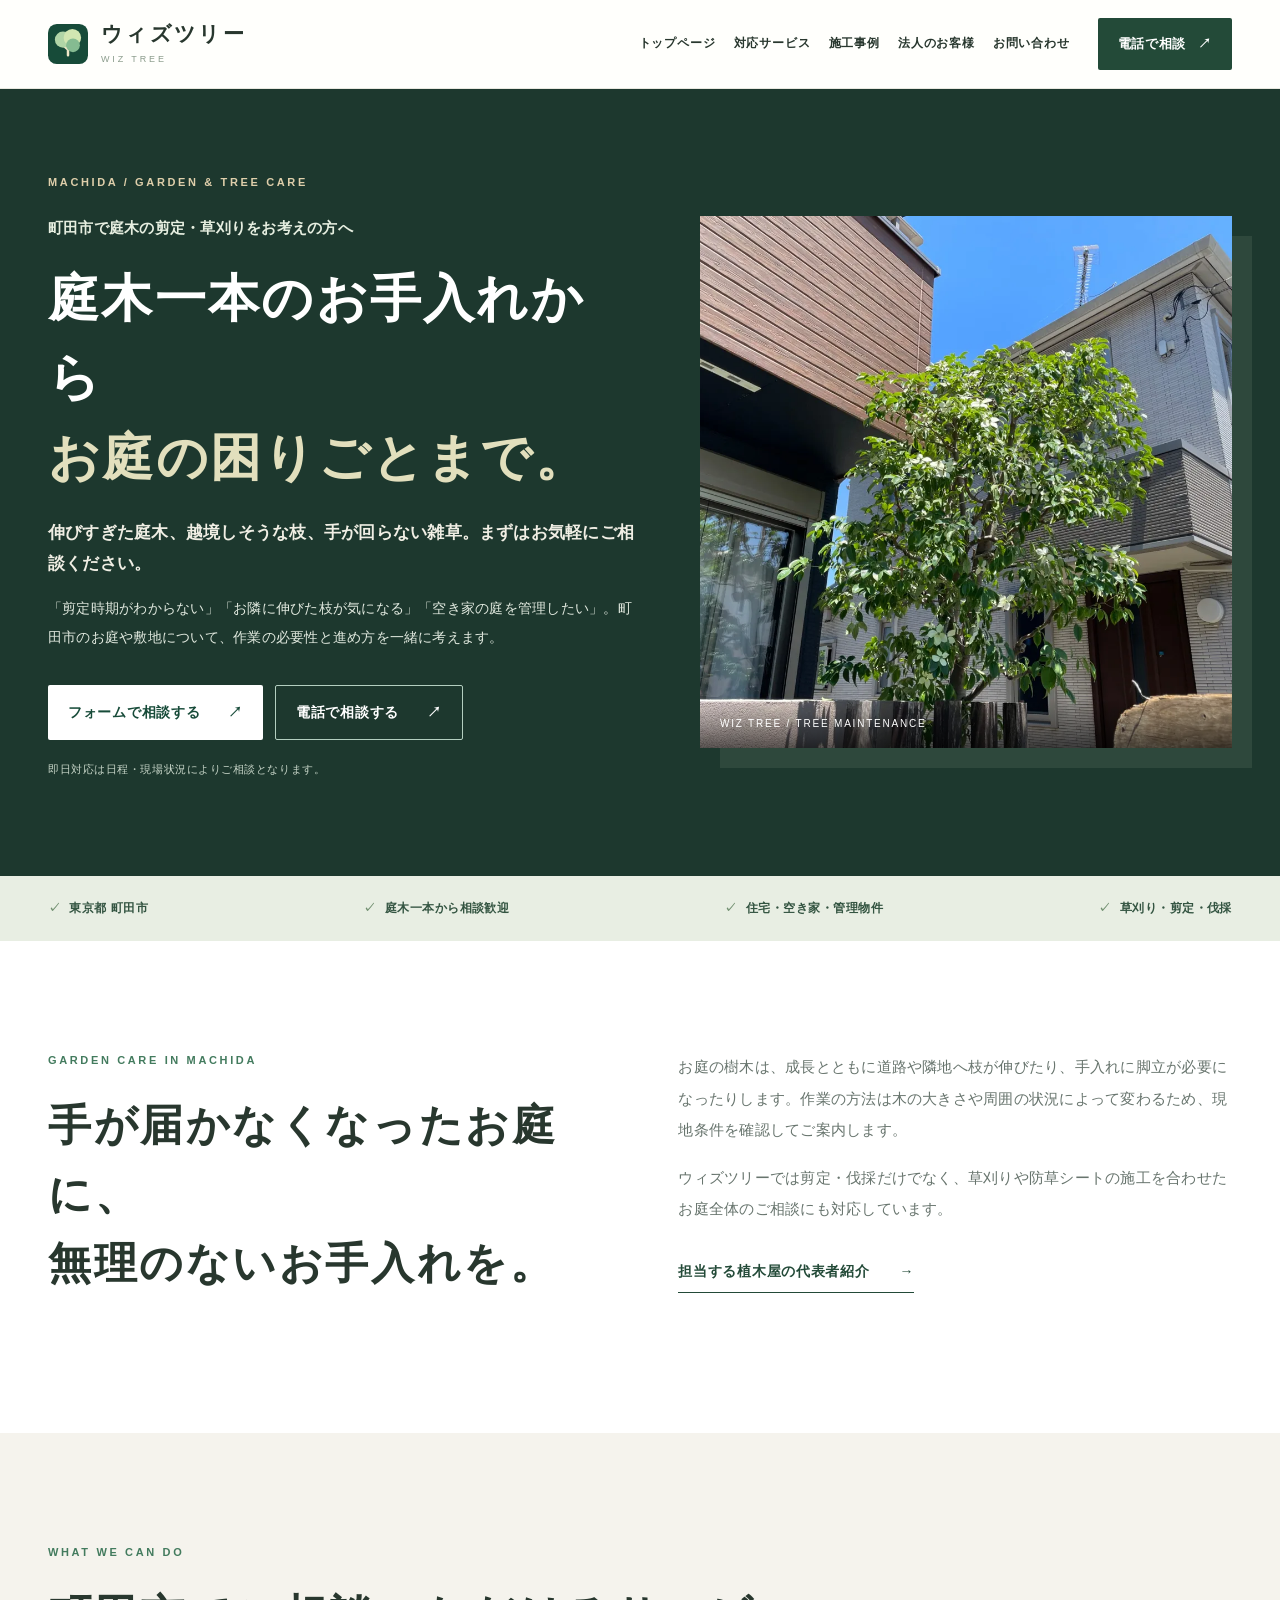
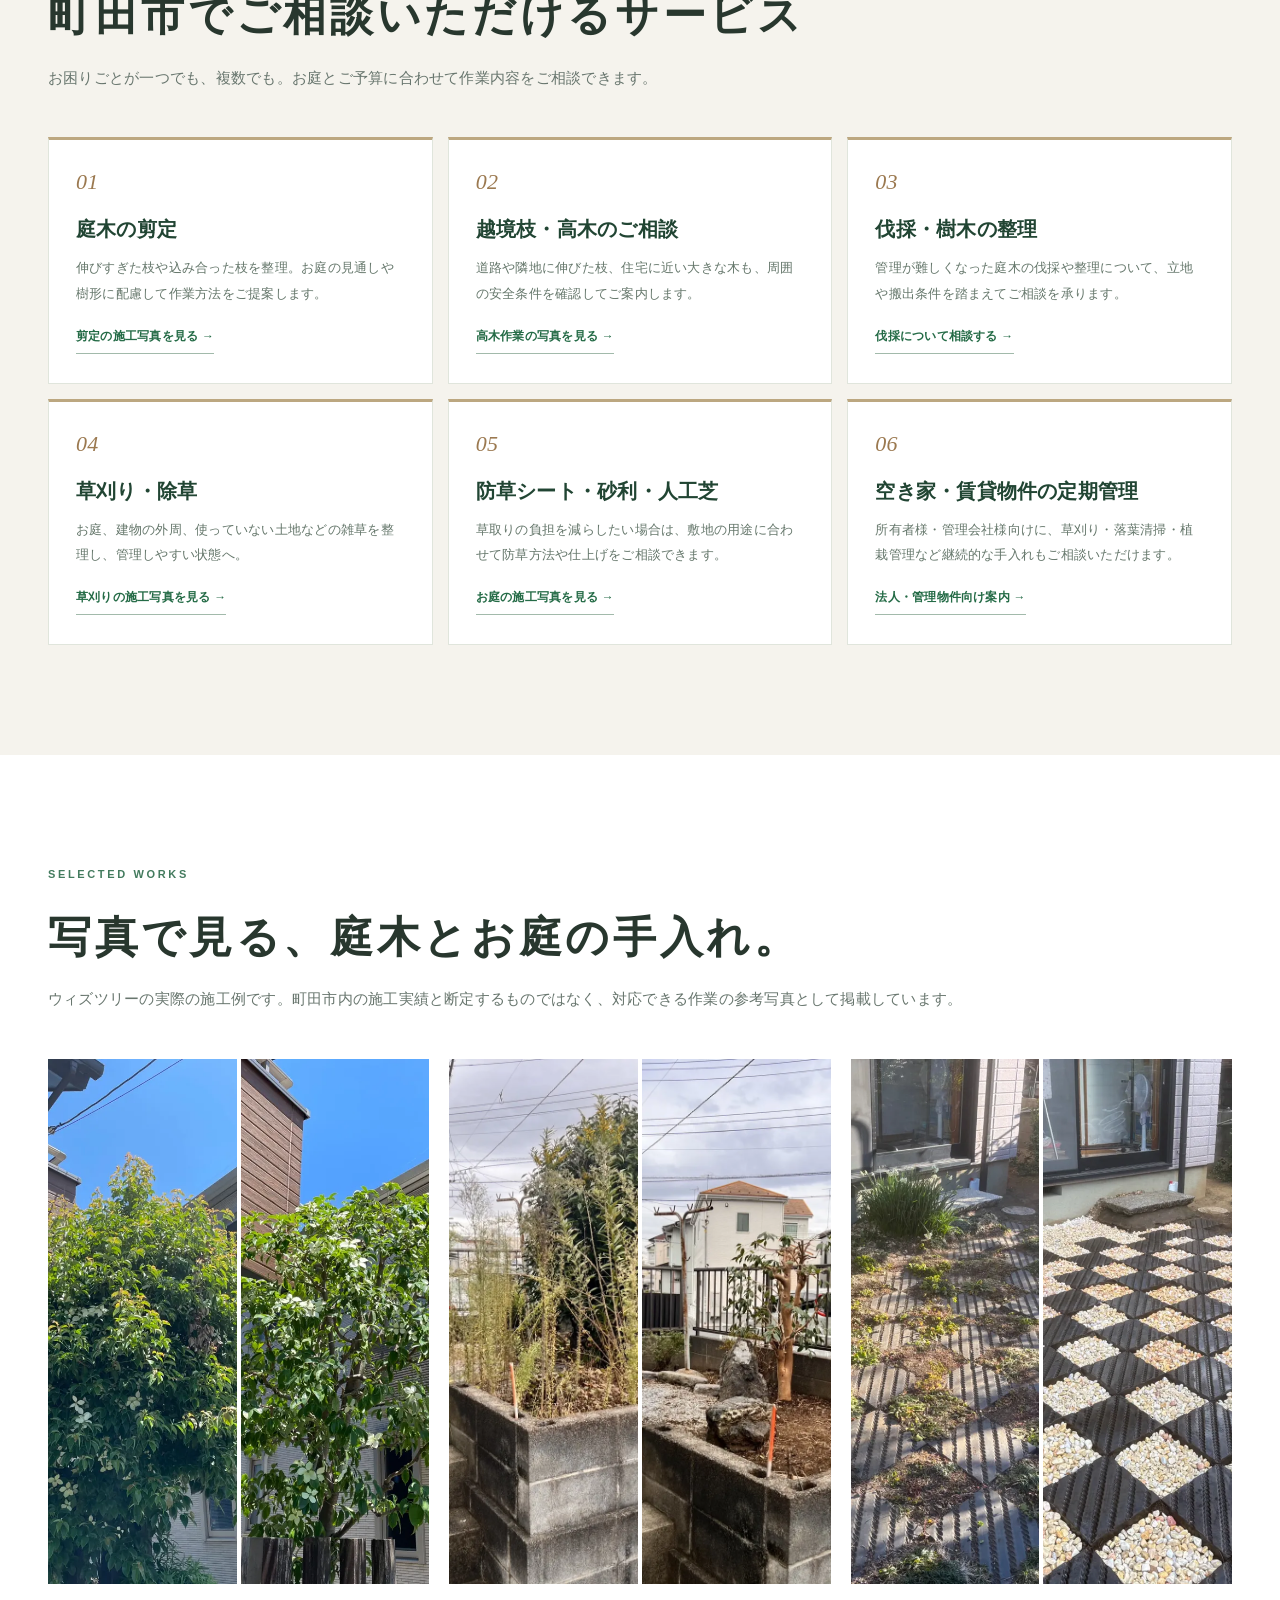
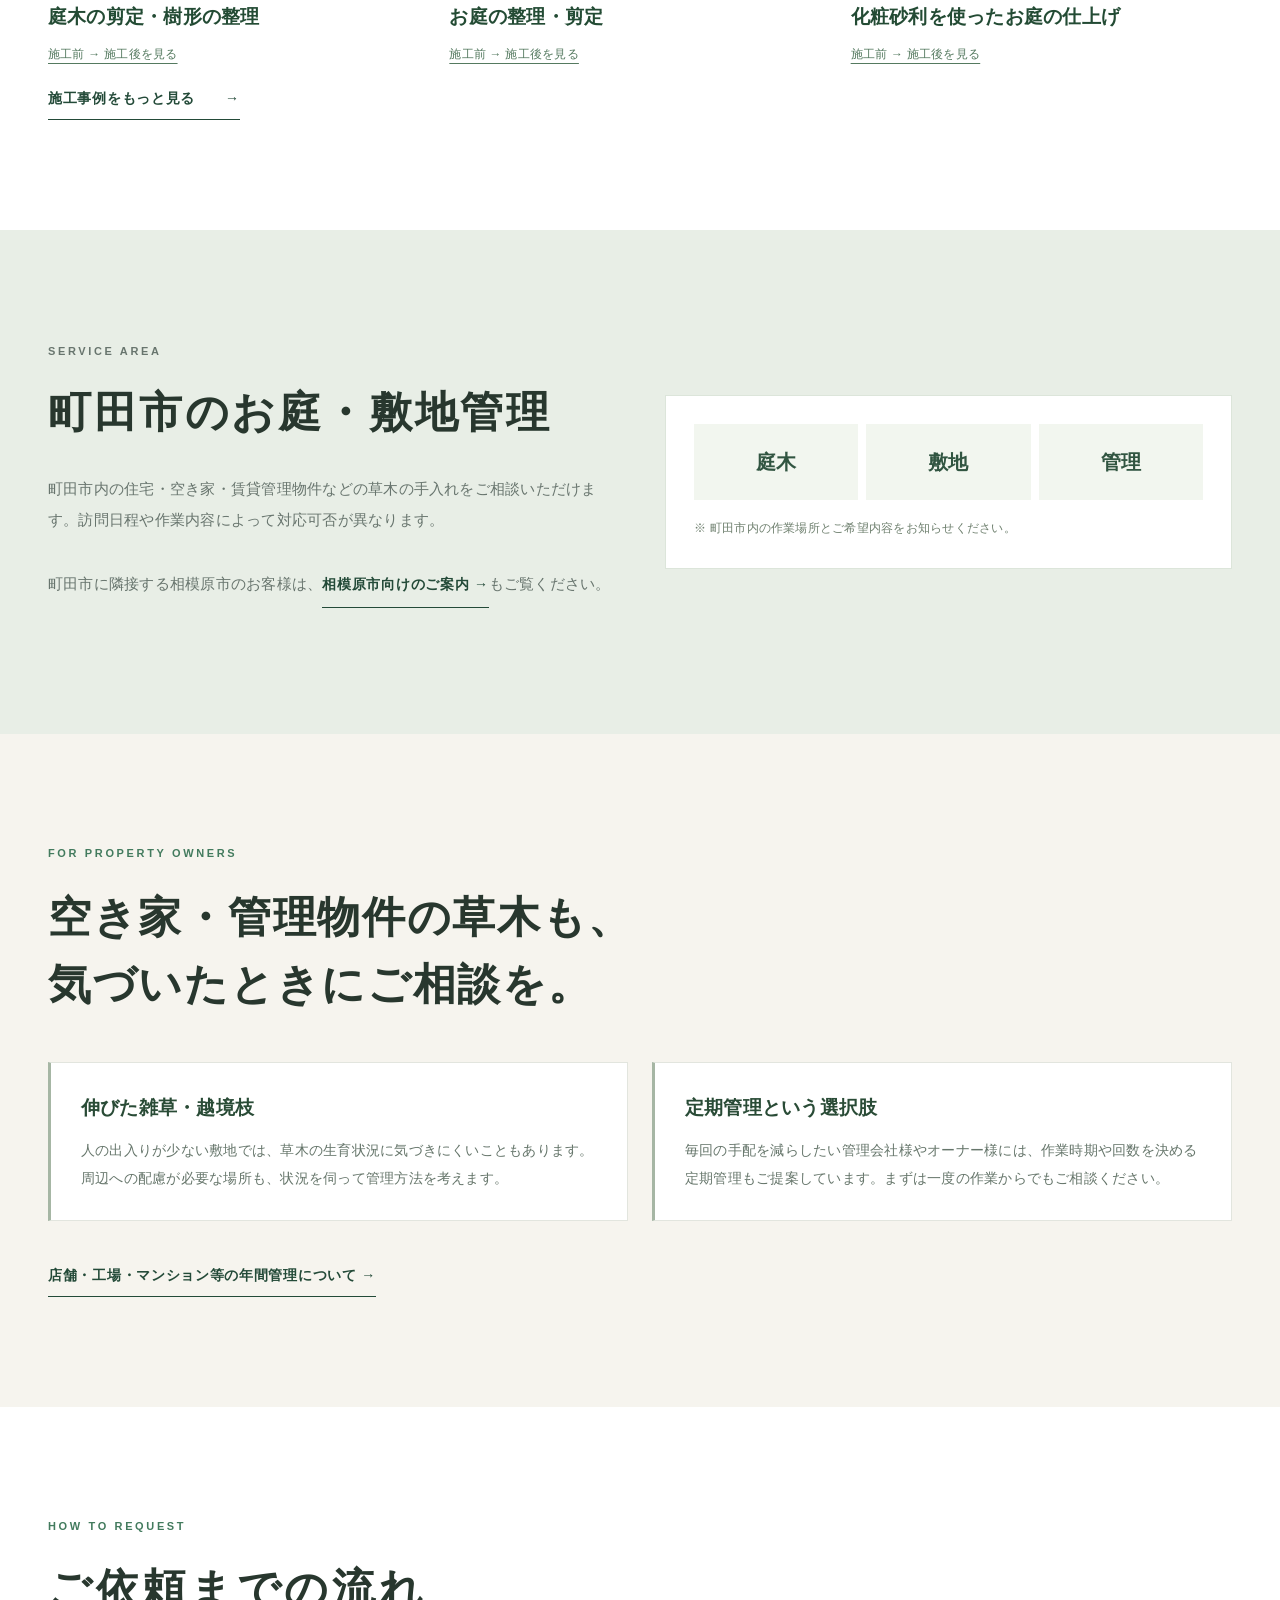
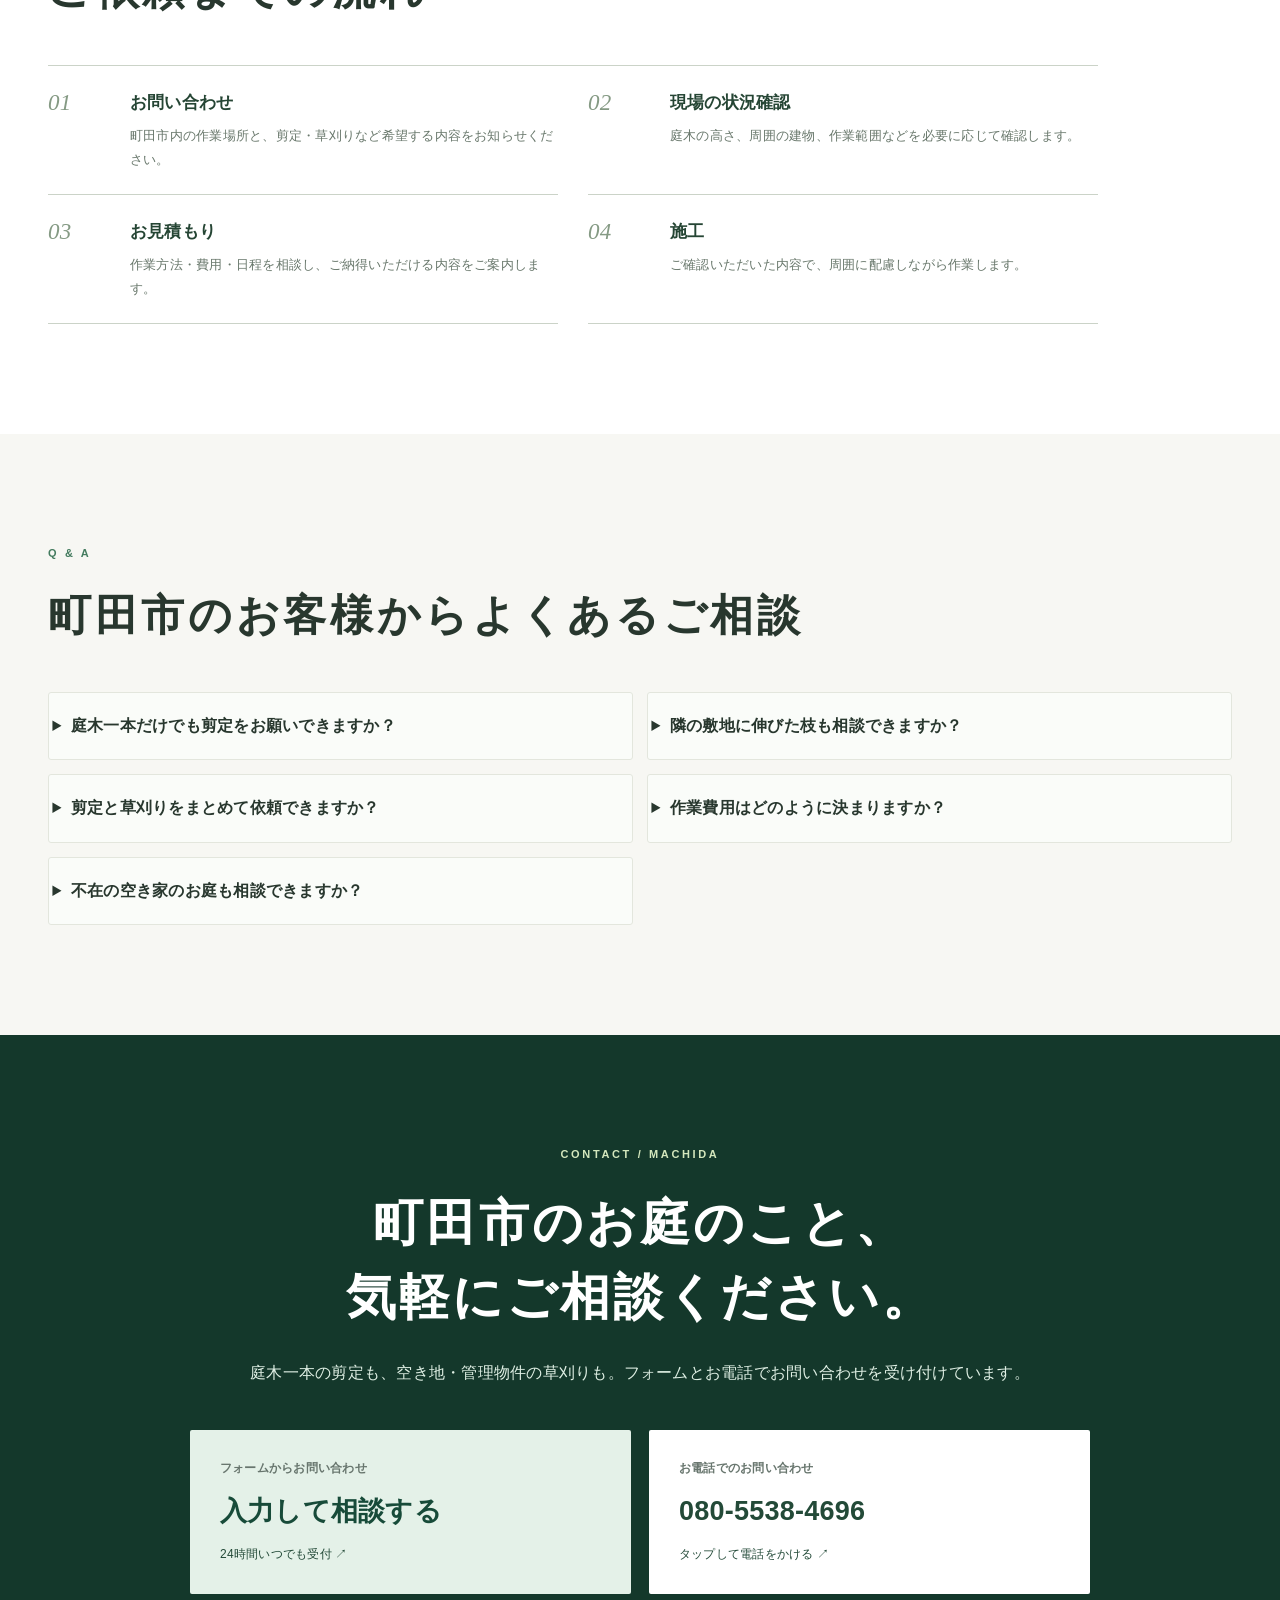
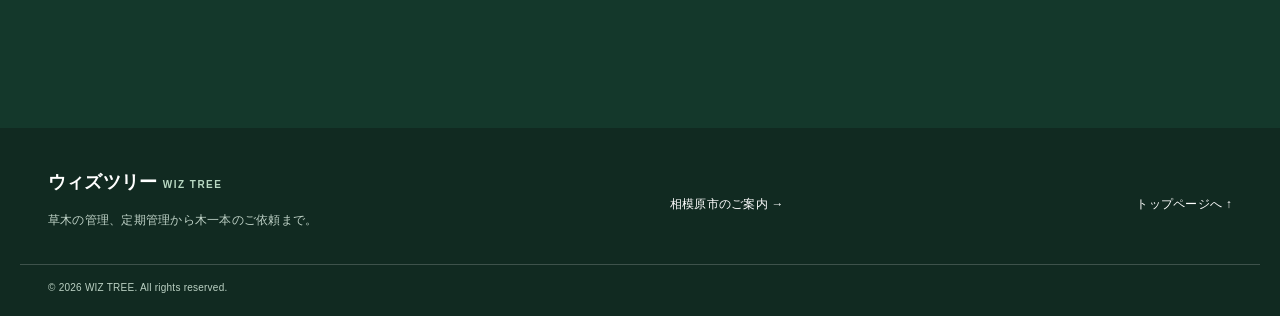
<file: machida.html>
<!doctype html>
<html lang="ja">
<head>
<meta charset="utf-8">
<meta name="viewport" content="width=device-width, initial-scale=1">
<meta name="theme-color" content="#234a38">
<meta name="description" content="町田市で庭木の剪定・伐採、草刈り・除草、防草シート施工ならウィズツリー。個人宅のお庭から空き家・空き地、店舗・賃貸管理物件の植栽管理までご相談いただけます。">
<meta property="og:type" content="website">
<meta property="og:locale" content="ja_JP">
<meta property="og:title" content="町田市の庭木剪定・伐採・草刈り・防草対策 | ウィズツリー">
<meta property="og:description" content="町田市の庭木一本から、空き地・店舗・管理物件の草木の管理まで。写真付きの施工事例とお問い合わせ窓口。">
<meta property="og:url" content="https://wiztree-website.pages.dev/machida.html">
<link rel="canonical" href="https://wiztree-website.pages.dev/machida.html">
<link rel="icon" href="favicon.svg" type="image/svg+xml">
<link rel="stylesheet" href="styles.css">
<title>町田市の庭木剪定・伐採・草刈り・防草シート施工 | ウィズツリー</title>
<script type="application/ld+json">{"@context":"https://schema.org","@type":"Service","name":"町田市の庭木剪定・草刈り・伐採・防草対策","description":"町田市の個人宅や空き家・空き地、店舗・管理物件を対象とした庭木剪定・伐採・草刈り・防草対策・敷地管理の相談窓口。","provider":{"@id":"https://wiztree-website.pages.dev/#organization"},"areaServed":{"@type":"City","name":"町田市"},"serviceType":["庭木の剪定・枝の整理","伐採","草刈り・除草","防草シート施工","空き家・空き地管理","法人施設の植栽管理"],"url":"https://wiztree-website.pages.dev/machida.html"}</script>
</head>
<body class="local-page machida-page">
<a class="skip-link" href="#main">本文へ移動</a>
<header class="site-header"><div class="wrap header-inner">
<a class="brand" href="index.html" aria-label="ウィズツリー トップページ"><img src="favicon.svg" alt="" width="40" height="40"><span><strong>ウィズツリー</strong><small>WIZ TREE</small></span></a>
<nav class="desktop-nav" aria-label="メインメニュー"><a href="index.html">トップページ</a><a href="#local-services">対応サービス</a><a href="works.html">施工事例</a><a href="houjin.html">法人のお客様</a><a href="contact.html">お問い合わせ</a></nav>
<a class="header-contact" href="tel:08055384696">電話で相談 <span aria-hidden="true">↗</span></a>
</div></header>
<main id="main">
<section class="local-hero" aria-labelledby="local-title"><div class="wrap local-hero-layout">
<div class="local-hero-content"><p class="eyebrow">MACHIDA / GARDEN & TREE CARE</p><p class="local-hero-pretitle">町田市で庭木の剪定・草刈りをお考えの方へ</p><h1 id="local-title">庭木一本のお手入れから<br><em>お庭の困りごとまで。</em></h1><p class="local-hero-lead">伸びすぎた庭木、越境しそうな枝、手が回らない雑草。まずはお気軽にご相談ください。</p><p class="local-hero-body">「剪定時期がわからない」「お隣に伸びた枝が気になる」「空き家の庭を管理したい」。町田市のお庭や敷地について、作業の必要性と進め方を一緒に考えます。</p>
<div class="actions"><a href="contact.html" class="btn btn-light">フォームで相談する <span aria-hidden="true">↗</span></a><a href="tel:08055384696" class="btn btn-outline">電話で相談する <span aria-hidden="true">↗</span></a></div>
<p class="local-hero-note">即日対応は日程・現場状況によりご相談となります。</p>
</div><figure class="local-hero-visual"><img src="images/wiztree-corporate-photos-upload/new-tree-after-a.webp" alt="住宅の庭木を剪定したあとの樹形" width="1280" height="960" decoding="async"><figcaption>WIZ TREE / TREE MAINTENANCE</figcaption></figure></div></section>
<div class="local-location-strip"><div class="wrap"><span>東京都 町田市</span><span>庭木一本から相談歓迎</span><span>住宅・空き家・管理物件</span><span>草刈り・剪定・伐採</span></div></div>
<section class="section local-introduction"><div class="wrap local-intro-grid">
<div><p class="eyebrow">GARDEN CARE IN MACHIDA</p><h2>手が届かなくなったお庭に、<br>無理のないお手入れを。</h2></div>
<div><p>お庭の樹木は、成長とともに道路や隣地へ枝が伸びたり、手入れに脚立が必要になったりします。作業の方法は木の大きさや周囲の状況によって変わるため、現地条件を確認してご案内します。</p><p>ウィズツリーでは剪定・伐採だけでなく、草刈りや防草シートの施工を合わせたお庭全体のご相談にも対応しています。</p><a href="index.html#company" class="text-link">担当する植木屋の代表者紹介 <span aria-hidden="true">→</span></a></div>
</div></section>
<section class="section section-soft local-services-section" id="local-services"><div class="wrap">
<div class="section-heading"><p class="eyebrow">WHAT WE CAN DO</p><h2>町田市でご相談いただけるサービス</h2><p class="body-text">お困りごとが一つでも、複数でも。お庭とご予算に合わせて作業内容をご相談できます。</p></div>
<div class="local-service-grid">
<article><span class="local-service-number">01</span><h3>庭木の剪定</h3><p>伸びすぎた枝や込み合った枝を整理。お庭の見通しや樹形に配慮して作業方法をご提案します。</p><a href="works.html#case-pruning">剪定の施工写真を見る →</a></article>
<article><span class="local-service-number">02</span><h3>越境枝・高木のご相談</h3><p>道路や隣地に伸びた枝、住宅に近い大きな木も、周囲の安全条件を確認してご案内します。</p><a href="works.html#case-high">高木作業の写真を見る →</a></article>
<article><span class="local-service-number">03</span><h3>伐採・樹木の整理</h3><p>管理が難しくなった庭木の伐採や整理について、立地や搬出条件を踏まえてご相談を承ります。</p><a href="contact.html">伐採について相談する →</a></article>
<article><span class="local-service-number">04</span><h3>草刈り・除草</h3><p>お庭、建物の外周、使っていない土地などの雑草を整理し、管理しやすい状態へ。</p><a href="works.html#case-mowing">草刈りの施工写真を見る →</a></article>
<article><span class="local-service-number">05</span><h3>防草シート・砂利・人工芝</h3><p>草取りの負担を減らしたい場合は、敷地の用途に合わせて防草方法や仕上げをご相談できます。</p><a href="works.html#case-gravel">お庭の施工写真を見る →</a></article>
<article><span class="local-service-number">06</span><h3>空き家・賃貸物件の定期管理</h3><p>所有者様・管理会社様向けに、草刈り・落葉清掃・植栽管理など継続的な手入れもご相談いただけます。</p><a href="houjin.html">法人・管理物件向け案内 →</a></article>
</div></div></section>
<section class="section local-works-section"><div class="wrap">
<div class="section-heading"><p class="eyebrow">SELECTED WORKS</p><h2>写真で見る、庭木とお庭の手入れ。</h2><p class="body-text">ウィズツリーの実際の施工例です。町田市内の施工実績と断定するものではなく、対応できる作業の参考写真として掲載しています。</p></div>
<div class="local-works-grid">
<article><a href="works.html#case-pruning"><div class="local-works-photos"><img src="images/wiztree-corporate-photos-upload/new-tree-before-a.webp" alt="住宅の庭木：剪定前" loading="lazy" width="700" height="525"><img src="images/wiztree-corporate-photos-upload/new-tree-after-a.webp" alt="住宅の庭木：剪定後" loading="lazy" width="700" height="525"></div><h3>庭木の剪定・樹形の整理</h3><span>施工前 → 施工後を見る</span></a></article>
<article><a href="works.html#case-home"><div class="local-works-photos"><img src="images/img_2295.webp" alt="住宅のお庭の整理前" loading="lazy" width="700" height="525"><img src="images/img_2302.webp" alt="住宅のお庭の整理後" loading="lazy" width="700" height="525"></div><h3>お庭の整理・剪定</h3><span>施工前 → 施工後を見る</span></a></article>
<article><a href="works.html#case-gravel"><div class="local-works-photos"><img src="images/wiztree-corporate-photos-upload/new-gravel-before.webp" alt="砂利を施工する前のお庭" loading="lazy" width="700" height="525"><img src="images/wiztree-corporate-photos-upload/new-gravel-after.webp" alt="化粧砂利で仕上げたお庭" loading="lazy" width="700" height="525"></div><h3>化粧砂利を使ったお庭の仕上げ</h3><span>施工前 → 施工後を見る</span></a></article>
</div><a href="works.html" class="text-link">施工事例をもっと見る <span aria-hidden="true">→</span></a>
</div></section>
<section class="section local-area-section"><div class="wrap local-area-grid"><div><p class="eyebrow">SERVICE AREA</p><h2>町田市のお庭・敷地管理</h2><p>町田市内の住宅・空き家・賃貸管理物件などの草木の手入れをご相談いただけます。訪問日程や作業内容によって対応可否が異なります。</p><p>町田市に隣接する相模原市のお客様は、<a class="text-link" href="sagamihara.html">相模原市向けのご案内 →</a>もご覧ください。</p></div><div class="local-area-list"><span>庭木</span><span>敷地</span><span>管理</span><small>※ 町田市内の作業場所とご希望内容をお知らせください。</small></div></div></section>
<section class="section machida-property-section"><div class="wrap"><div class="section-heading"><p class="eyebrow">FOR PROPERTY OWNERS</p><h2>空き家・管理物件の草木も、<br>気づいたときにご相談を。</h2></div><div class="machida-property-grid"><div><h3>伸びた雑草・越境枝</h3><p>人の出入りが少ない敷地では、草木の生育状況に気づきにくいこともあります。周辺への配慮が必要な場所も、状況を伺って管理方法を考えます。</p></div><div><h3>定期管理という選択肢</h3><p>毎回の手配を減らしたい管理会社様やオーナー様には、作業時期や回数を決める定期管理もご提案しています。まずは一度の作業からでもご相談ください。</p></div></div><a class="text-link" href="houjin.html">店舗・工場・マンション等の年間管理について →</a></div></section>
<section class="section local-flow-section"><div class="wrap"><div class="section-heading"><p class="eyebrow">HOW TO REQUEST</p><h2>ご依頼までの流れ</h2></div><ol class="editorial-flow-list local-flow-list">
<li><span>01</span><div><h3>お問い合わせ</h3><p>町田市内の作業場所と、剪定・草刈りなど希望する内容をお知らせください。</p></div></li>
<li><span>02</span><div><h3>現場の状況確認</h3><p>庭木の高さ、周囲の建物、作業範囲などを必要に応じて確認します。</p></div></li>
<li><span>03</span><div><h3>お見積もり</h3><p>作業方法・費用・日程を相談し、ご納得いただける内容をご案内します。</p></div></li>
<li><span>04</span><div><h3>施工</h3><p>ご確認いただいた内容で、周囲に配慮しながら作業します。</p></div></li>
</ol></div></section>
<section class="section faq-section local-faq-section"><div class="wrap"><div class="section-heading"><p class="eyebrow">Q &amp; A</p><h2>町田市のお客様からよくあるご相談</h2></div><div class="faq-grid">
<details><summary>庭木一本だけでも剪定をお願いできますか？</summary><p>はい。一本からでもご相談いただけます。樹種、大きさ、周辺の状況を確認して作業方法をご案内します。</p></details>
<details><summary>隣の敷地に伸びた枝も相談できますか？</summary><p>ご相談いただけます。樹木の所有状況や隣接地との関係、作業スペースの条件などを確認し、対応方法を検討します。</p></details>
<details><summary>剪定と草刈りをまとめて依頼できますか？</summary><p>はい。庭木の剪定と敷地の除草、防草対策など、複数の作業を組み合わせたご相談も承ります。</p></details>
<details><summary>作業費用はどのように決まりますか？</summary><p>木の高さ・本数、雑草の量、面積、搬出や処分の条件などによって異なります。内容を確認して個別にお見積もりします。</p></details>
<details><summary>不在の空き家のお庭も相談できますか？</summary><p>はい。空き家や管理物件のお庭についても、立ち入り方法や作業範囲、管理内容をご相談いただけます。</p></details>
</div></div></section>
<section class="section contact-section" id="contact"><div class="wrap contact-inner"><p class="eyebrow light">CONTACT / MACHIDA</p><h2>町田市のお庭のこと、<br>気軽にご相談ください。</h2><p>庭木一本の剪定も、空き地・管理物件の草刈りも。フォームとお電話でお問い合わせを受け付けています。</p><div class="contact-buttons"><a class="contact-option inquiry-link-option" href="contact.html"><span class="contact-type">フォームからお問い合わせ</span><strong>入力して相談する</strong><span>24時間いつでも受付 ↗</span></a><a class="contact-option" href="tel:08055384696"><span class="contact-type">お電話でのお問い合わせ</span><strong>080-5538-4696</strong><span>タップして電話をかける ↗</span></a></div></div></section>
</main>
<footer class="footer"><div class="wrap footer-inner"><div><strong>ウィズツリー <small>WIZ TREE</small></strong><p>草木の管理、定期管理から木一本のご依頼まで。</p></div><a href="sagamihara.html">相模原市のご案内 →</a><a href="index.html">トップページへ ↑</a></div><div class="wrap copyright"><small>© <span id="year">2026</span> WIZ TREE. All rights reserved.</small></div></footer>
<script src="script.js" defer></script>
</body></html>
</file>
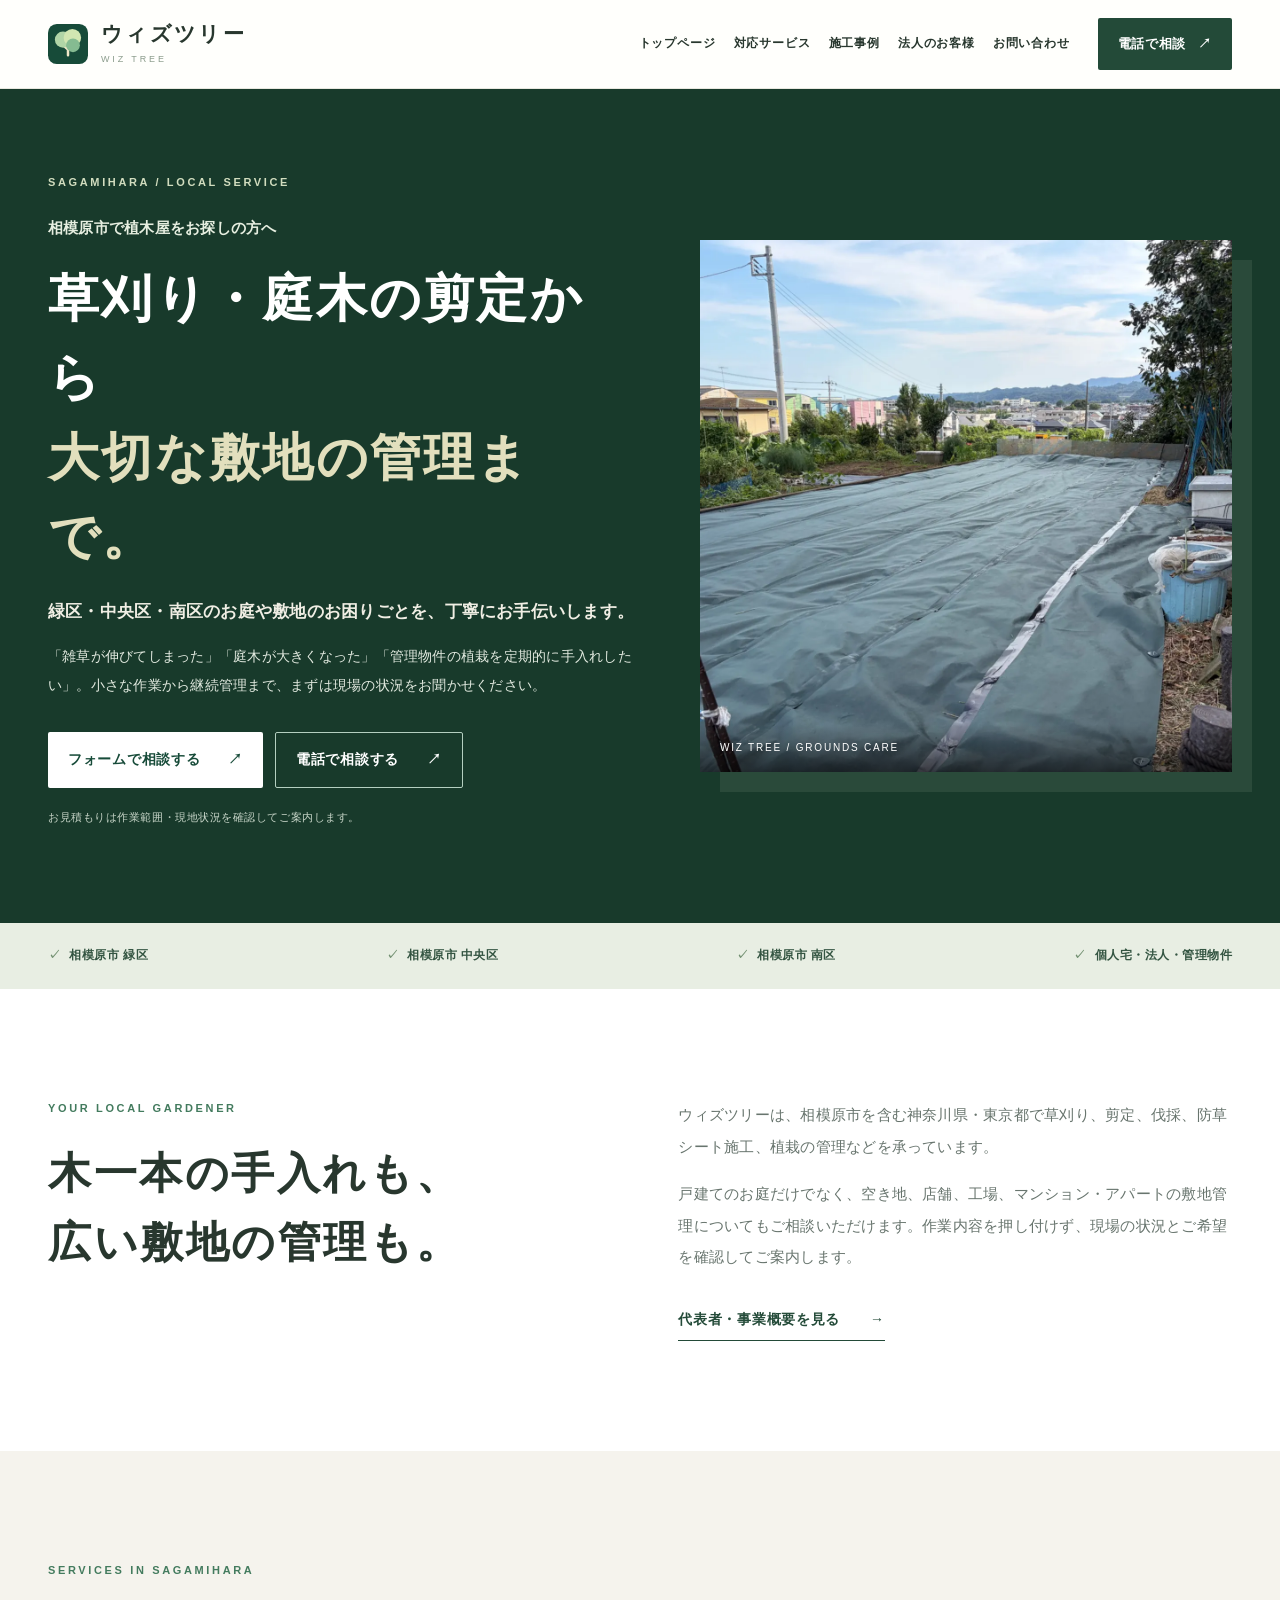
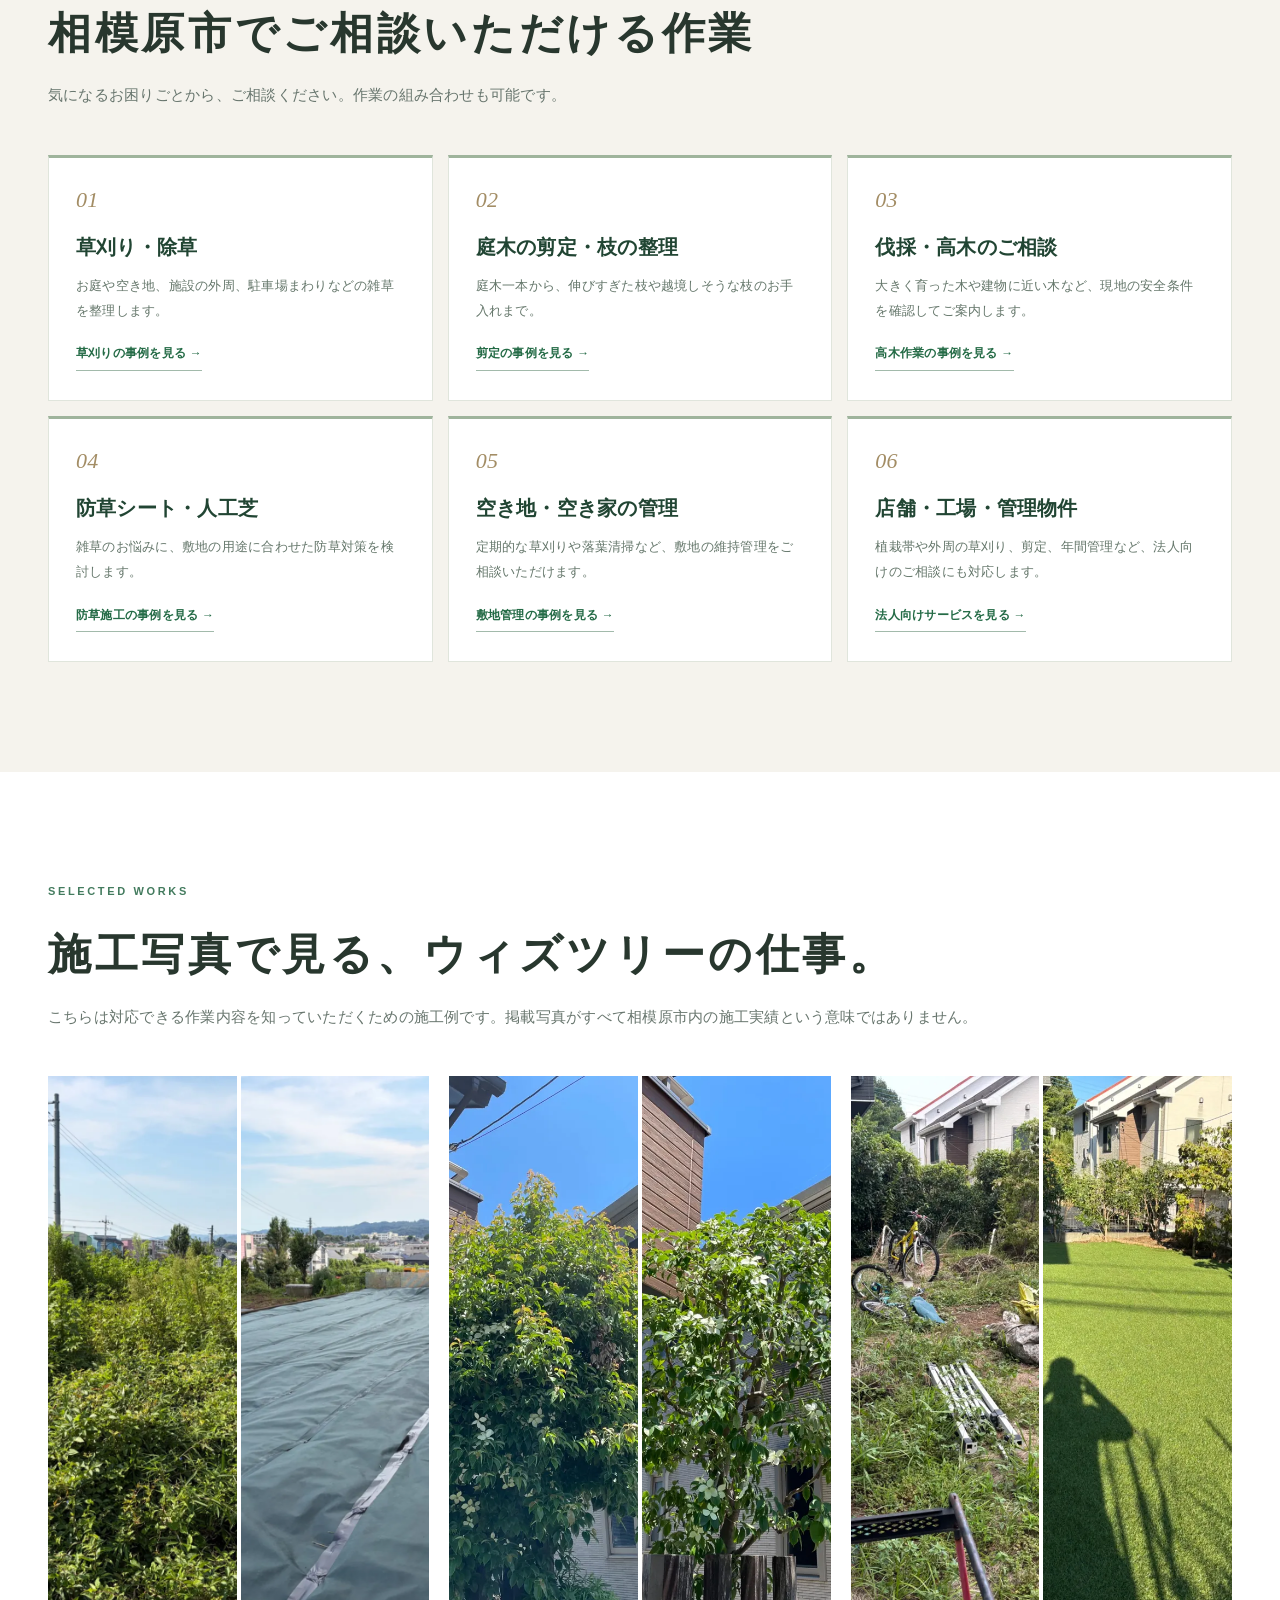
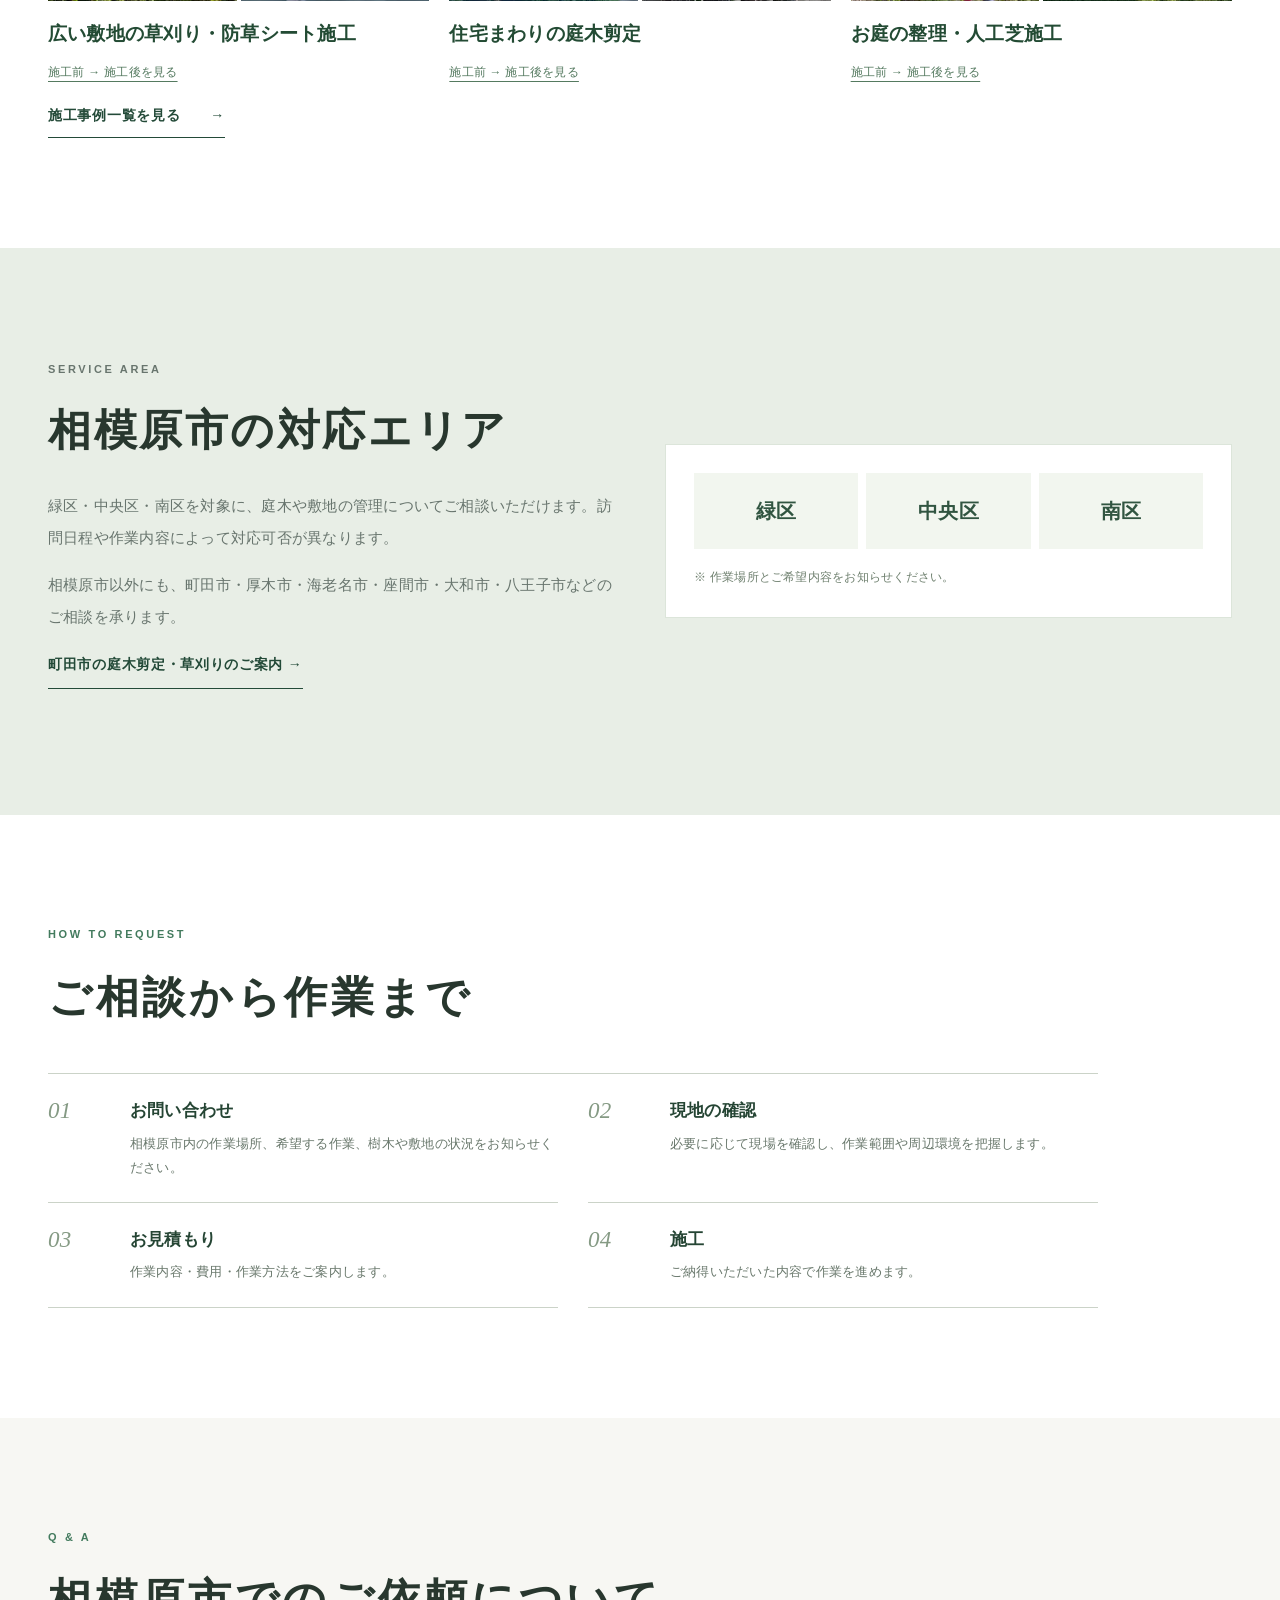
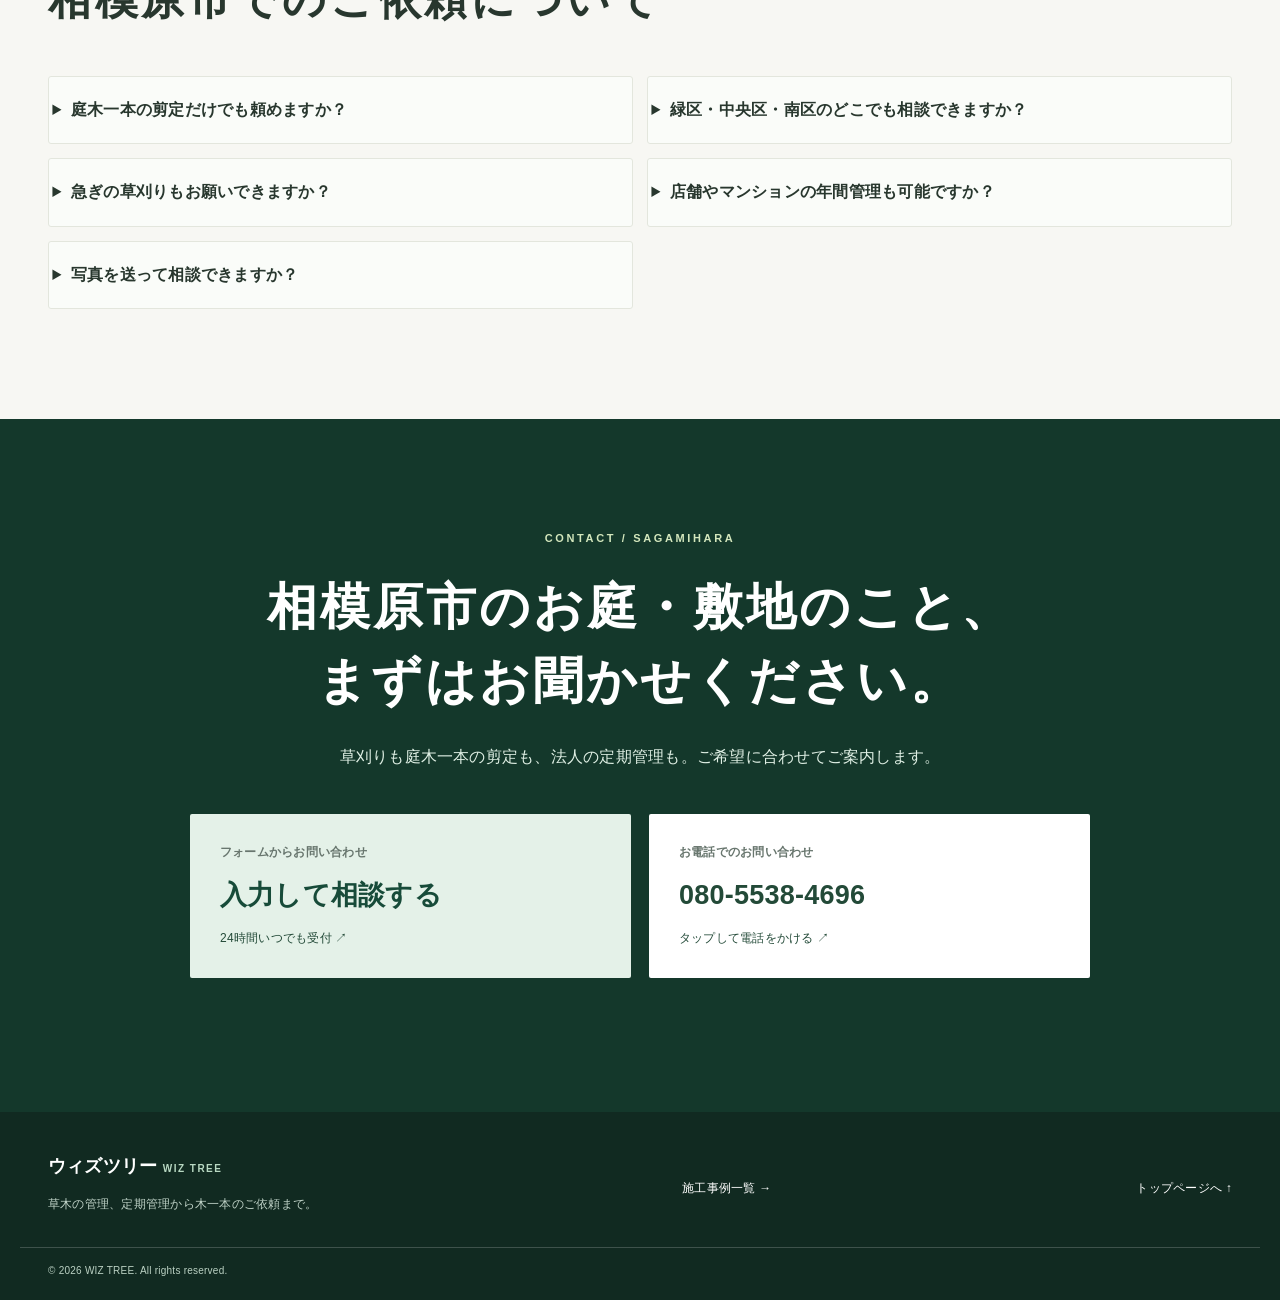
<file: sagamihara.html>
<!doctype html>
<html lang="ja">
<head>
<meta charset="utf-8">
<meta name="viewport" content="width=device-width, initial-scale=1">
<meta name="theme-color" content="#234a38">
<meta name="description" content="相模原市で草刈り・庭木剪定・伐採・防草シート施工をご検討の方へ。ウィズツリーは緑区・中央区・南区のお庭や空き地、店舗・工場・管理物件の植栽管理に対応。木一本のご相談から定期管理までお問い合わせください。">
<meta property="og:type" content="website">
<meta property="og:locale" content="ja_JP">
<meta property="og:title" content="相模原市の草刈り・剪定・伐採・防草対策 | ウィズツリー">
<meta property="og:description" content="相模原市の庭木一本から敷地管理まで。草刈り・剪定・防草シート・定期管理のご相談はウィズツリーへ。">
<meta property="og:url" content="https://wiztree-website.pages.dev/sagamihara.html">
<link rel="canonical" href="https://wiztree-website.pages.dev/sagamihara.html">
<link rel="icon" href="favicon.svg" type="image/svg+xml">
<link rel="stylesheet" href="styles.css">
<title>相模原市の草刈り・庭木剪定・伐採・防草シート施工 | ウィズツリー</title>
<script type="application/ld+json">{"@context":"https://schema.org","@type":"Service","name":"相模原市の草刈り・庭木剪定・伐採・防草対策","description":"相模原市の個人宅、空き地、店舗・工場・管理物件における草刈り・剪定・伐採・防草シート施工・定期管理の相談窓口。","provider":{"@id":"https://wiztree-website.pages.dev/#organization"},"areaServed":{"@type":"City","name":"相模原市"},"serviceType":["草刈り・除草","庭木の剪定","伐採","防草シート施工","植栽・敷地の定期管理"],"url":"https://wiztree-website.pages.dev/sagamihara.html"}</script>
</head>
<body class="local-page">
<a class="skip-link" href="#main">本文へ移動</a>
<header class="site-header"><div class="wrap header-inner">
<a class="brand" href="index.html" aria-label="ウィズツリー トップページ"><img src="favicon.svg" alt="" width="40" height="40"><span><strong>ウィズツリー</strong><small>WIZ TREE</small></span></a>
<nav class="desktop-nav" aria-label="メインメニュー"><a href="index.html">トップページ</a><a href="#local-services">対応サービス</a><a href="works.html">施工事例</a><a href="houjin.html">法人のお客様</a><a href="contact.html">お問い合わせ</a></nav>
<a class="header-contact" href="tel:08055384696">電話で相談 <span aria-hidden="true">↗</span></a>
</div></header>
<main id="main">
<section class="local-hero" aria-labelledby="local-title"><div class="wrap local-hero-layout">
<div class="local-hero-content"><p class="eyebrow">SAGAMIHARA / LOCAL SERVICE</p><p class="local-hero-pretitle">相模原市で植木屋をお探しの方へ</p><h1 id="local-title">草刈り・庭木の剪定から<br><em>大切な敷地の管理まで。</em></h1><p class="local-hero-lead">緑区・中央区・南区のお庭や敷地のお困りごとを、丁寧にお手伝いします。</p><p class="local-hero-body">「雑草が伸びてしまった」「庭木が大きくなった」「管理物件の植栽を定期的に手入れしたい」。小さな作業から継続管理まで、まずは現場の状況をお聞かせください。</p>
<div class="actions"><a href="contact.html" class="btn btn-light">フォームで相談する <span aria-hidden="true">↗</span></a><a href="tel:08055384696" class="btn btn-outline">電話で相談する <span aria-hidden="true">↗</span></a></div>
<p class="local-hero-note">お見積もりは作業範囲・現地状況を確認してご案内します。</p>
</div><figure class="local-hero-visual"><img src="images/img_1960.webp" alt="広い敷地に防草シートを施工した作業例" width="900" height="675" decoding="async"><figcaption>WIZ TREE / GROUNDS CARE</figcaption></figure></div></section>
<div class="local-location-strip"><div class="wrap"><span>相模原市 緑区</span><span>相模原市 中央区</span><span>相模原市 南区</span><span>個人宅・法人・管理物件</span></div></div>
<section class="section local-introduction"><div class="wrap local-intro-grid">
<div><p class="eyebrow">YOUR LOCAL GARDENER</p><h2>木一本の手入れも、<br>広い敷地の管理も。</h2></div>
<div><p>ウィズツリーは、相模原市を含む神奈川県・東京都で草刈り、剪定、伐採、防草シート施工、植栽の管理などを承っています。</p><p>戸建てのお庭だけでなく、空き地、店舗、工場、マンション・アパートの敷地管理についてもご相談いただけます。作業内容を押し付けず、現場の状況とご希望を確認してご案内します。</p><a href="index.html#company" class="text-link">代表者・事業概要を見る <span aria-hidden="true">→</span></a></div>
</div></section>
<section class="section section-soft local-services-section" id="local-services"><div class="wrap">
<div class="section-heading"><p class="eyebrow">SERVICES IN SAGAMIHARA</p><h2>相模原市でご相談いただける作業</h2><p class="body-text">気になるお困りごとから、ご相談ください。作業の組み合わせも可能です。</p></div>
<div class="local-service-grid">
<article><span class="local-service-number">01</span><h3>草刈り・除草</h3><p>お庭や空き地、施設の外周、駐車場まわりなどの雑草を整理します。</p><a href="works.html#case-mowing">草刈りの事例を見る →</a></article>
<article><span class="local-service-number">02</span><h3>庭木の剪定・枝の整理</h3><p>庭木一本から、伸びすぎた枝や越境しそうな枝のお手入れまで。</p><a href="works.html#case-pruning">剪定の事例を見る →</a></article>
<article><span class="local-service-number">03</span><h3>伐採・高木のご相談</h3><p>大きく育った木や建物に近い木など、現地の安全条件を確認してご案内します。</p><a href="works.html#case-high">高木作業の事例を見る →</a></article>
<article><span class="local-service-number">04</span><h3>防草シート・人工芝</h3><p>雑草のお悩みに、敷地の用途に合わせた防草対策を検討します。</p><a href="works.html#case-turf">防草施工の事例を見る →</a></article>
<article><span class="local-service-number">05</span><h3>空き地・空き家の管理</h3><p>定期的な草刈りや落葉清掃など、敷地の維持管理をご相談いただけます。</p><a href="works.html#case-field">敷地管理の事例を見る →</a></article>
<article><span class="local-service-number">06</span><h3>店舗・工場・管理物件</h3><p>植栽帯や外周の草刈り、剪定、年間管理など、法人向けのご相談にも対応します。</p><a href="houjin.html">法人向けサービスを見る →</a></article>
</div>
</div></section>
<section class="section local-works-section"><div class="wrap">
<div class="section-heading"><p class="eyebrow">SELECTED WORKS</p><h2>施工写真で見る、ウィズツリーの仕事。</h2><p class="body-text">こちらは対応できる作業内容を知っていただくための施工例です。掲載写真がすべて相模原市内の施工実績という意味ではありません。</p></div>
<div class="local-works-grid">
<article><a href="works.html#case-field"><div class="local-works-photos"><img src="images/img_1956.webp" alt="敷地の草刈り・防草施工前" loading="lazy" width="700" height="525"><img src="images/img_1960.webp" alt="敷地の草刈り・防草施工後" loading="lazy" width="700" height="525"></div><h3>広い敷地の草刈り・防草シート施工</h3><span>施工前 → 施工後を見る</span></a></article>
<article><a href="works.html#case-pruning"><div class="local-works-photos"><img src="images/wiztree-corporate-photos-upload/new-tree-before-a.webp" alt="庭木の剪定前" loading="lazy" width="700" height="525"><img src="images/wiztree-corporate-photos-upload/new-tree-after-a.webp" alt="庭木の剪定後" loading="lazy" width="700" height="525"></div><h3>住宅まわりの庭木剪定</h3><span>施工前 → 施工後を見る</span></a></article>
<article><a href="works.html#case-turf"><div class="local-works-photos"><img src="images/wiztree-corporate-photos-upload/new-garden-before.webp" alt="防草シート・人工芝施工前の庭" loading="lazy" width="700" height="525"><img src="images/wiztree-corporate-photos-upload/new-garden-turf.webp" alt="人工芝施工後の庭" loading="lazy" width="700" height="525"></div><h3>お庭の整理・人工芝施工</h3><span>施工前 → 施工後を見る</span></a></article>
</div><a href="works.html" class="text-link">施工事例一覧を見る <span aria-hidden="true">→</span></a>
</div></section>
<section class="section local-area-section"><div class="wrap local-area-grid"><div><p class="eyebrow">SERVICE AREA</p><h2>相模原市の対応エリア</h2><p>緑区・中央区・南区を対象に、庭木や敷地の管理についてご相談いただけます。訪問日程や作業内容によって対応可否が異なります。</p><p>相模原市以外にも、町田市・厚木市・海老名市・座間市・大和市・八王子市などのご相談を承ります。<br><a class="text-link" href="machida.html">町田市の庭木剪定・草刈りのご案内 →</a></p></div><div class="local-area-list"><span>緑区</span><span>中央区</span><span>南区</span><small>※ 作業場所とご希望内容をお知らせください。</small></div></div></section>
<section class="section local-flow-section"><div class="wrap"><div class="section-heading"><p class="eyebrow">HOW TO REQUEST</p><h2>ご相談から作業まで</h2></div>
<ol class="editorial-flow-list local-flow-list">
<li><span>01</span><div><h3>お問い合わせ</h3><p>相模原市内の作業場所、希望する作業、樹木や敷地の状況をお知らせください。</p></div></li>
<li><span>02</span><div><h3>現地の確認</h3><p>必要に応じて現場を確認し、作業範囲や周辺環境を把握します。</p></div></li>
<li><span>03</span><div><h3>お見積もり</h3><p>作業内容・費用・作業方法をご案内します。</p></div></li>
<li><span>04</span><div><h3>施工</h3><p>ご納得いただいた内容で作業を進めます。</p></div></li>
</ol></div></section>
<section class="section faq-section local-faq-section"><div class="wrap"><div class="section-heading"><p class="eyebrow">Q &amp; A</p><h2>相模原市でのご依頼について</h2></div><div class="faq-grid">
<details><summary>庭木一本の剪定だけでも頼めますか？</summary><p>はい。木一本からご相談いただけます。樹高や枝の広がり、周囲の建物などにより作業方法が変わるため、まずは状況をお知らせください。</p></details>
<details><summary>緑区・中央区・南区のどこでも相談できますか？</summary><p>相模原市内の各区からご相談いただけます。実際の対応日は作業場所、作業内容、予定などを確認したうえでご案内します。</p></details>
<details><summary>急ぎの草刈りもお願いできますか？</summary><p>まずはご希望の日程をお知らせください。即日対応については現場状況とスケジュールにより、ご相談となります。</p></details>
<details><summary>店舗やマンションの年間管理も可能ですか？</summary><p>はい。店舗・工場・マンション・アパートなどの植栽管理や敷地の草刈りについて、定期管理・単発作業の両方をご相談いただけます。</p></details>
<details><summary>写真を送って相談できますか？</summary><p>お問い合わせフォームから作業内容をお知らせください。写真がある場合は、返信メールで共有いただく方法をご案内できます。</p></details>
</div></div></section>
<section class="section contact-section" id="contact"><div class="wrap contact-inner"><p class="eyebrow light">CONTACT / SAGAMIHARA</p><h2>相模原市のお庭・敷地のこと、<br>まずはお聞かせください。</h2><p>草刈りも庭木一本の剪定も、法人の定期管理も。ご希望に合わせてご案内します。</p><div class="contact-buttons"><a class="contact-option inquiry-link-option" href="contact.html"><span class="contact-type">フォームからお問い合わせ</span><strong>入力して相談する</strong><span>24時間いつでも受付 ↗</span></a><a class="contact-option" href="tel:08055384696"><span class="contact-type">お電話でのお問い合わせ</span><strong>080-5538-4696</strong><span>タップして電話をかける ↗</span></a></div></div></section>
</main>
<footer class="footer"><div class="wrap footer-inner"><div><strong>ウィズツリー <small>WIZ TREE</small></strong><p>草木の管理、定期管理から木一本のご依頼まで。</p></div><a href="works.html">施工事例一覧 →</a><a href="index.html">トップページへ ↑</a></div><div class="wrap copyright"><small>© <span id="year">2026</span> WIZ TREE. All rights reserved.</small></div></footer>
<script src="script.js" defer></script>
</body></html>
</file>
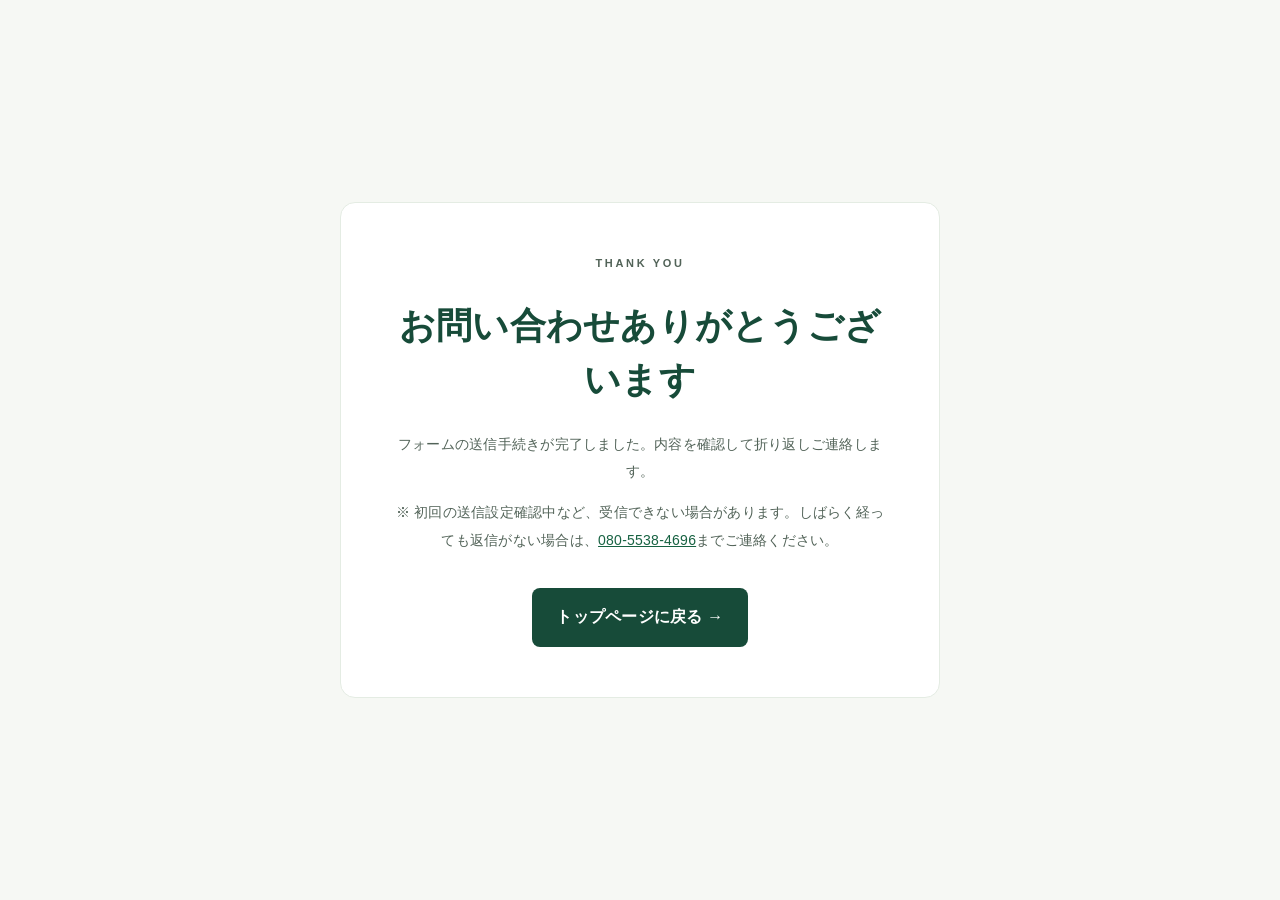
<file: thanks.html>
<!doctype html>
<html lang="ja"><head><meta charset="utf-8"><meta name="viewport" content="width=device-width, initial-scale=1"><meta name="robots" content="noindex"><title>お問い合わせありがとうございます | ウィズツリー</title><link rel="icon" href="favicon.svg" type="image/svg+xml"><link rel="stylesheet" href="styles.css"></head>
<body class="inquiry-page"><main class="inquiry-thanks"><div class="inquiry-thanks-card"><p class="eyebrow">THANK YOU</p><h1>お問い合わせありがとうございます</h1><p>フォームの送信手続きが完了しました。内容を確認して折り返しご連絡します。</p><p>※ 初回の送信設定確認中など、受信できない場合があります。しばらく経っても返信がない場合は、<a href="tel:08055384696">080-5538-4696</a>までご連絡ください。</p><a class="inquiry-back" href="index.html">トップページに戻る →</a></div></main></body></html>
</file>
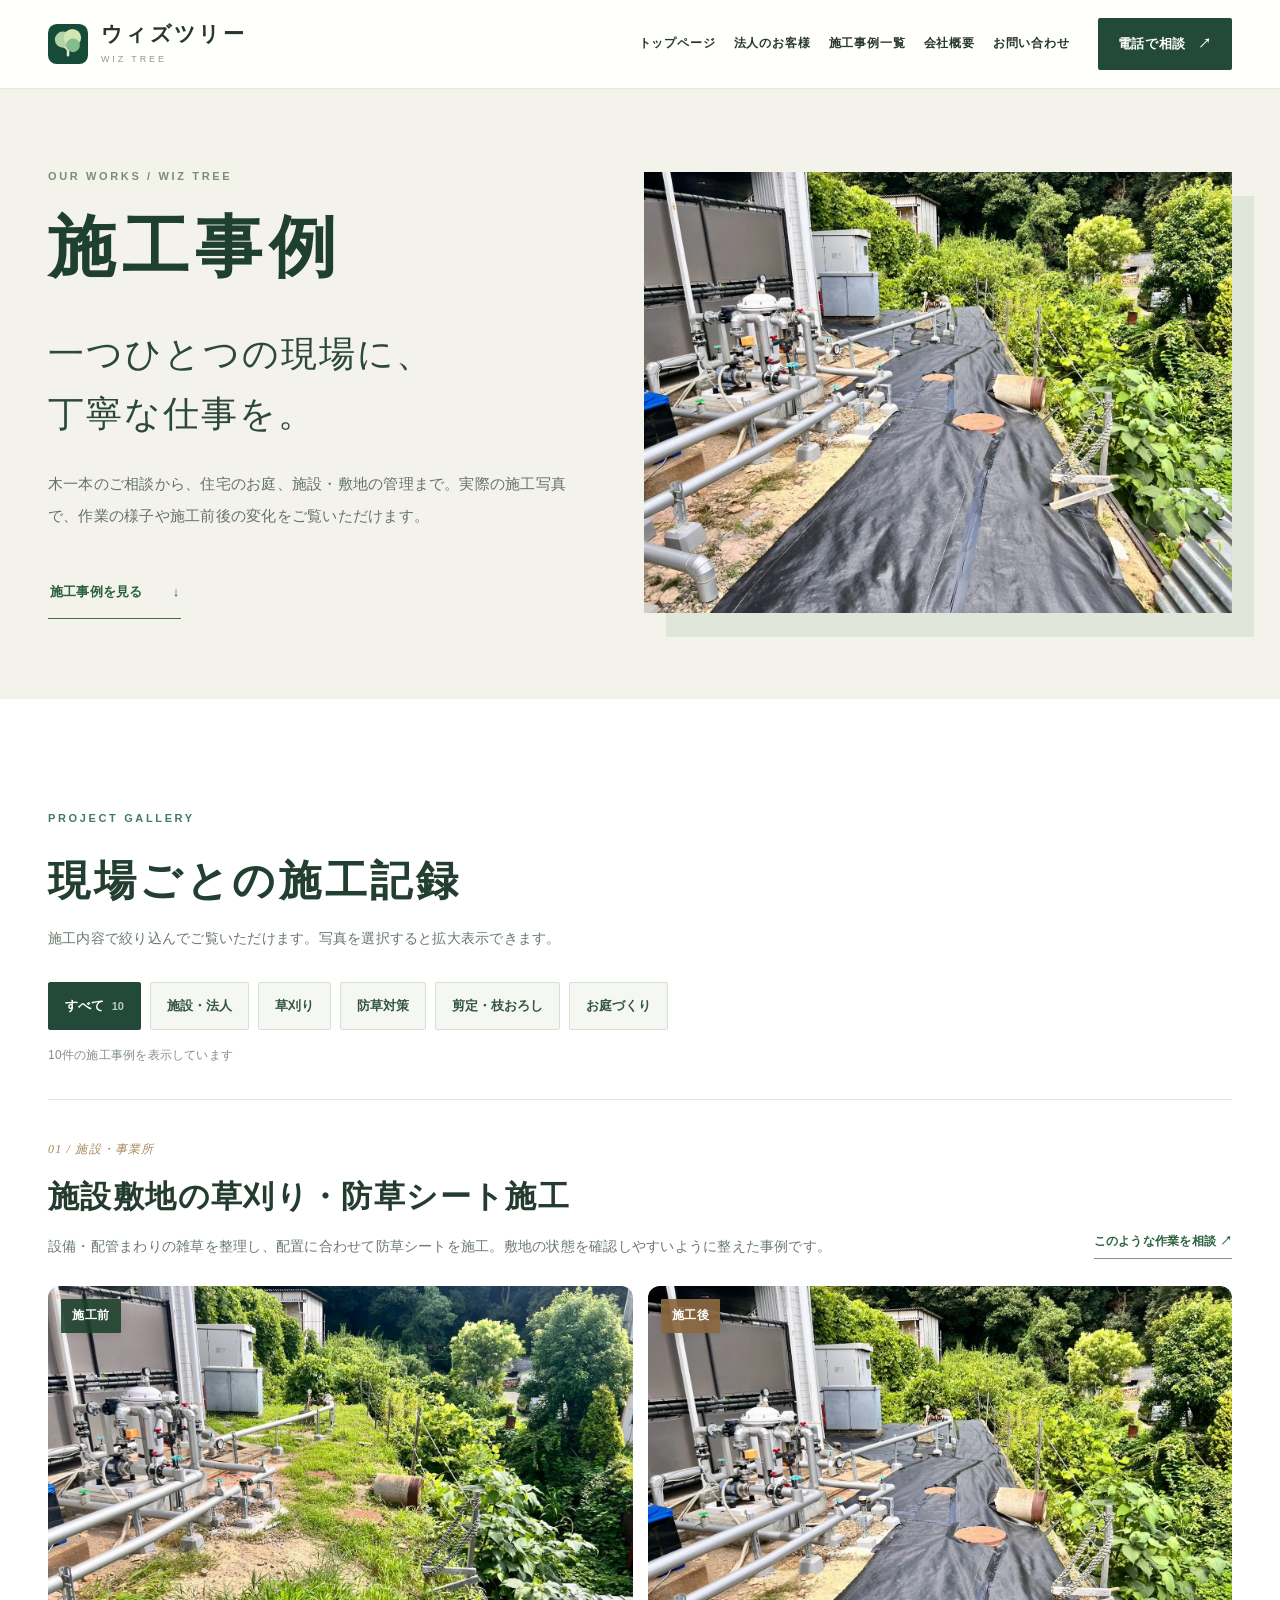
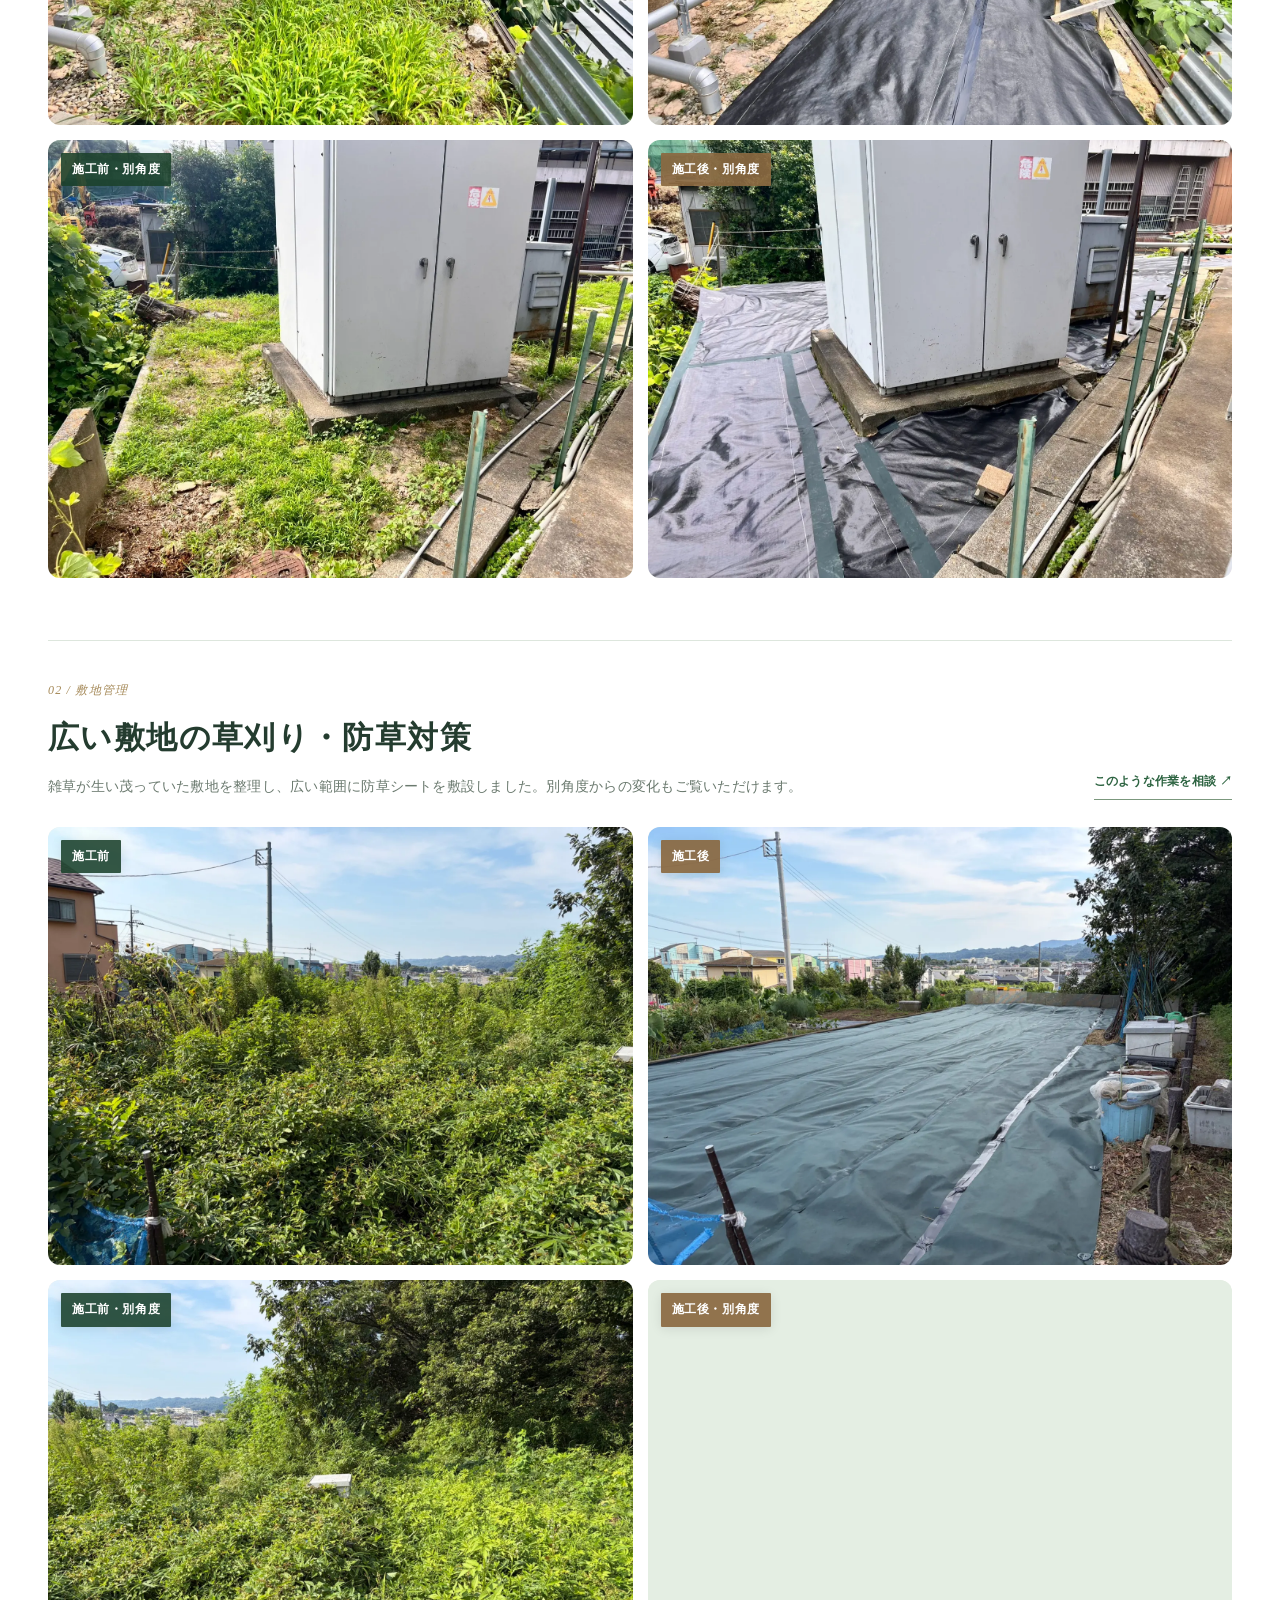
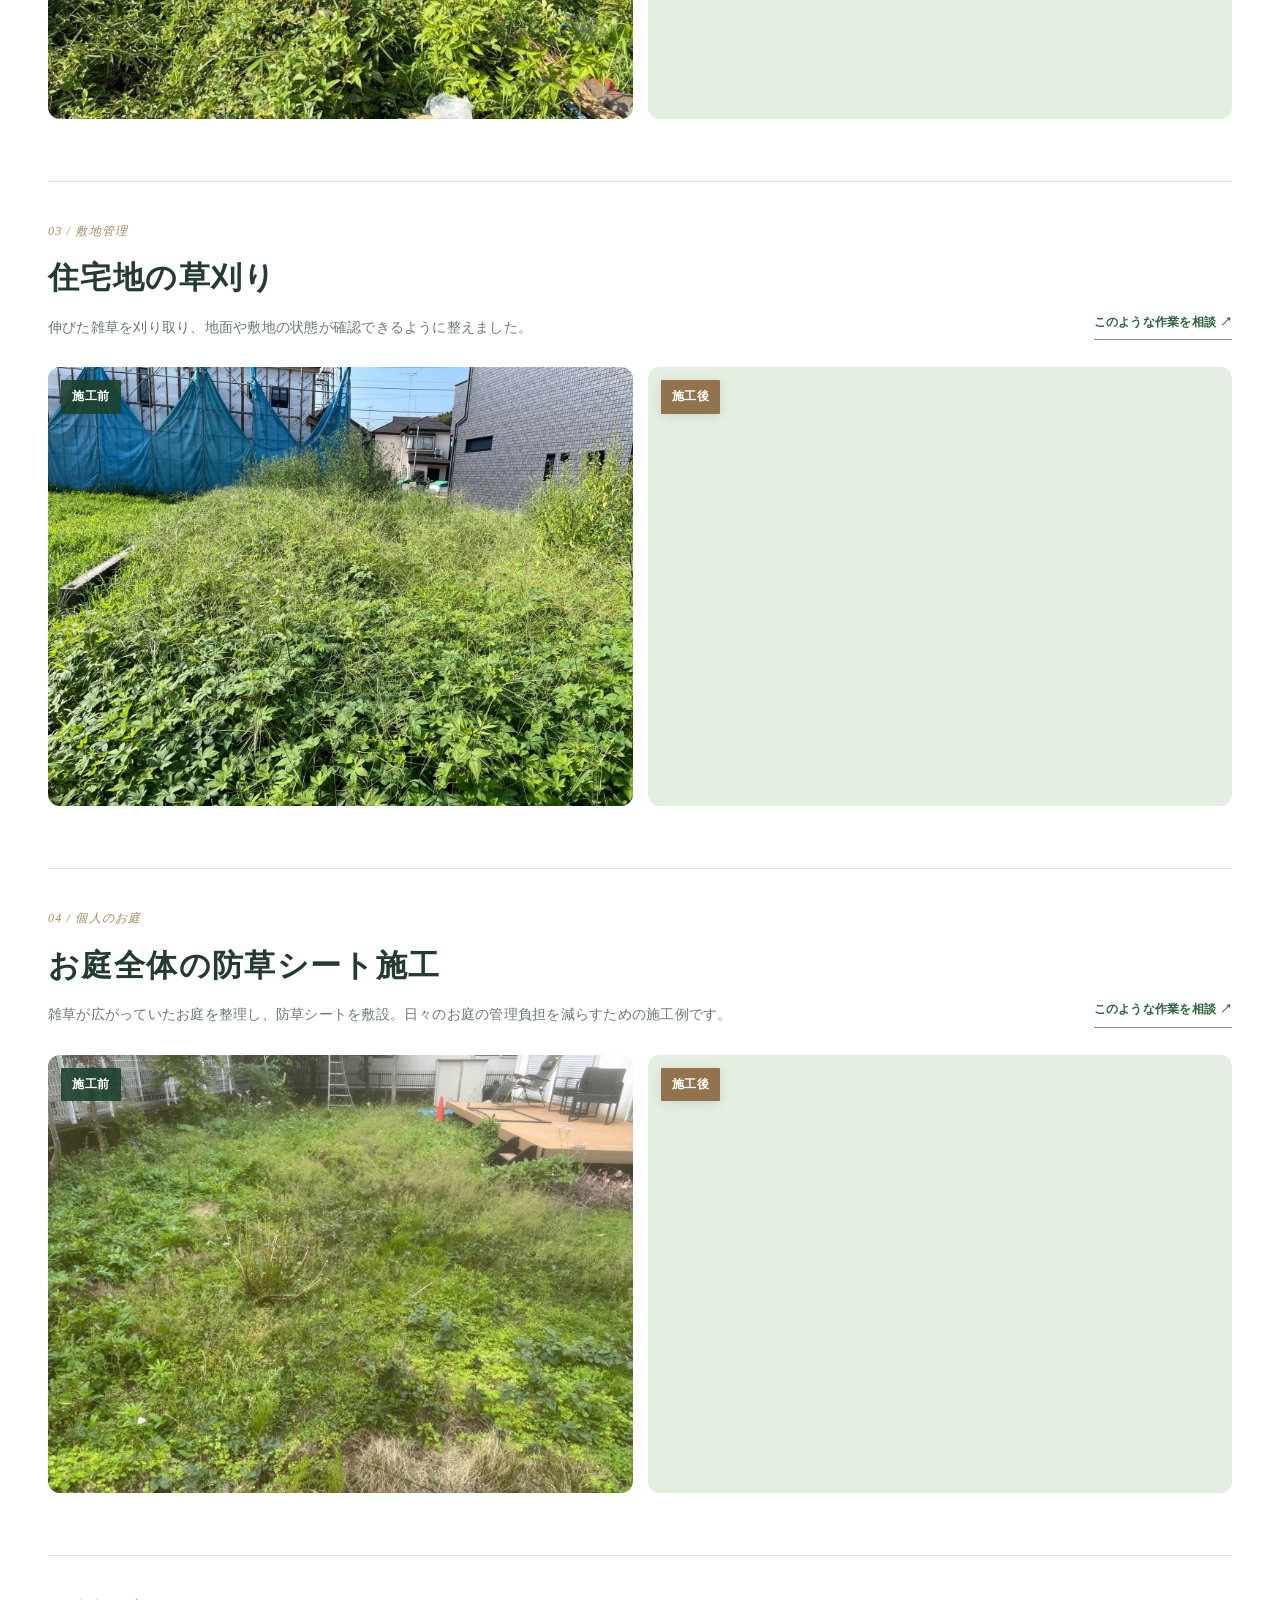
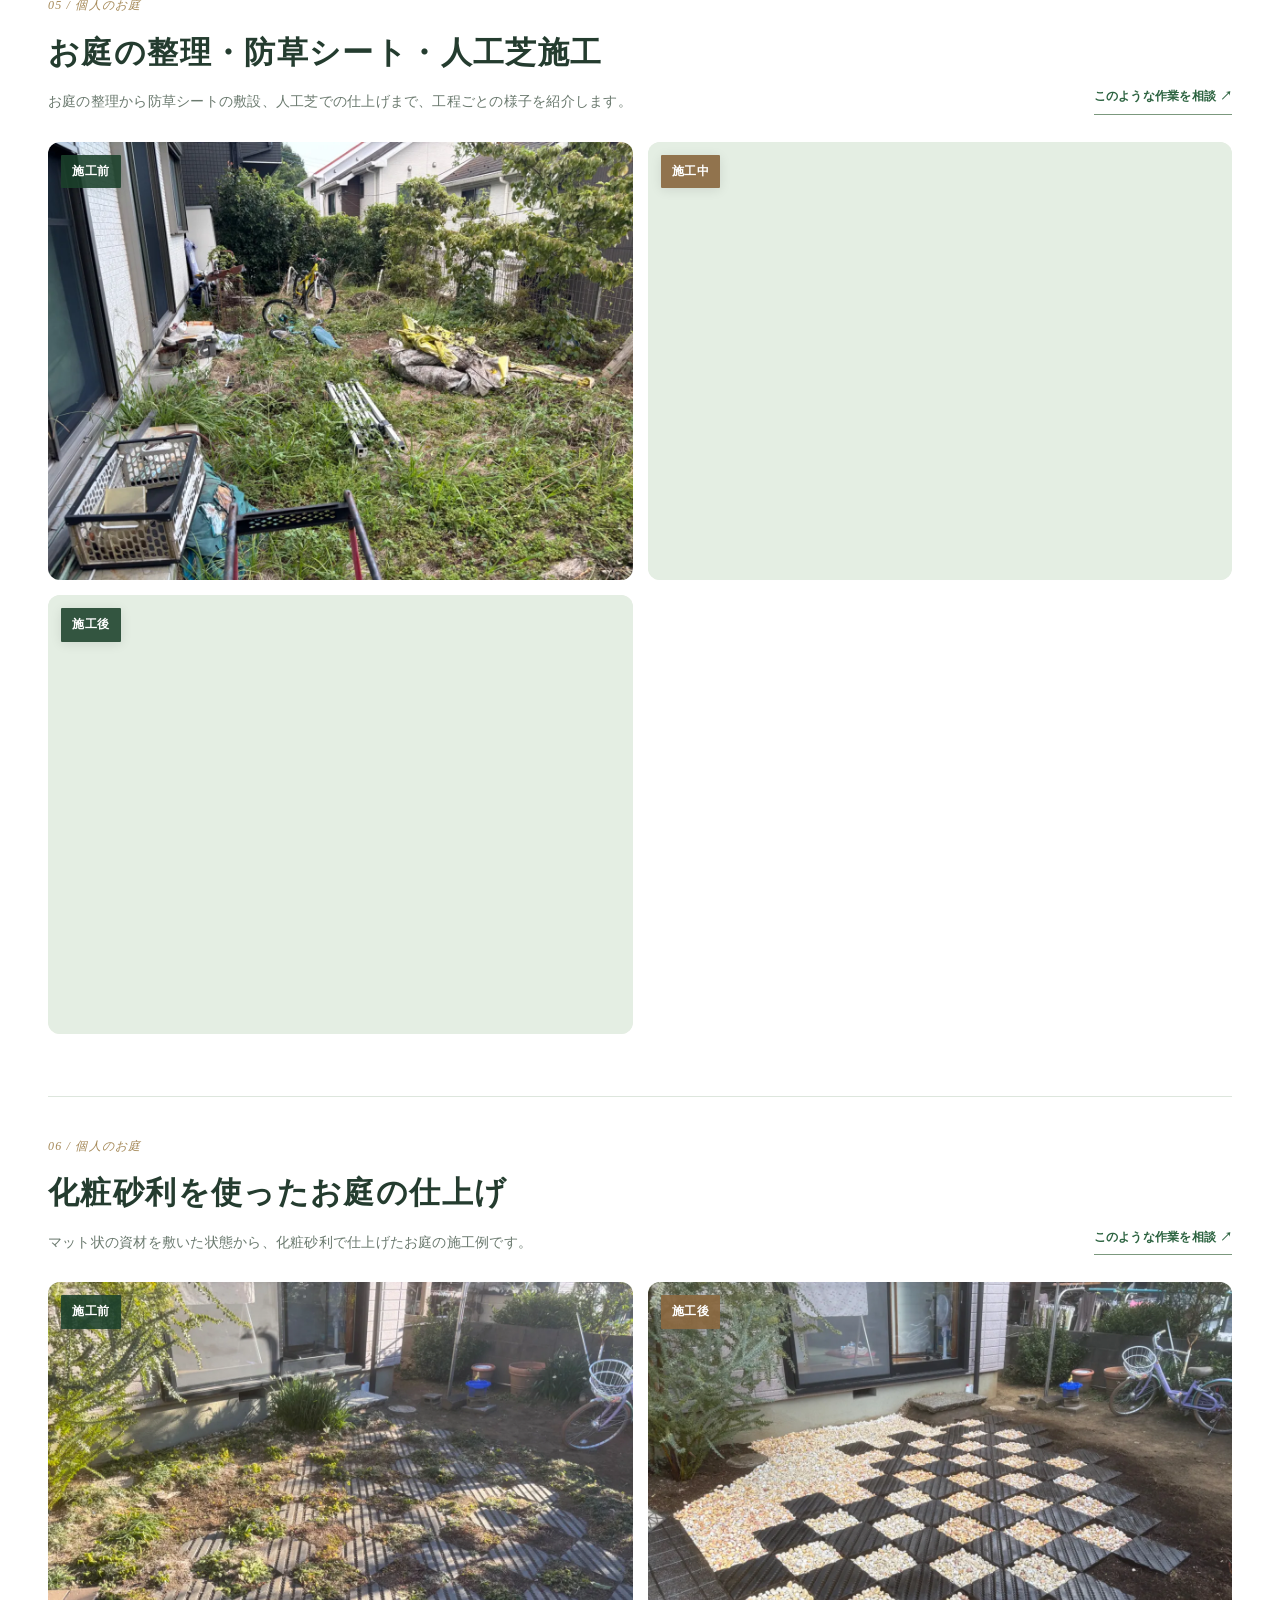
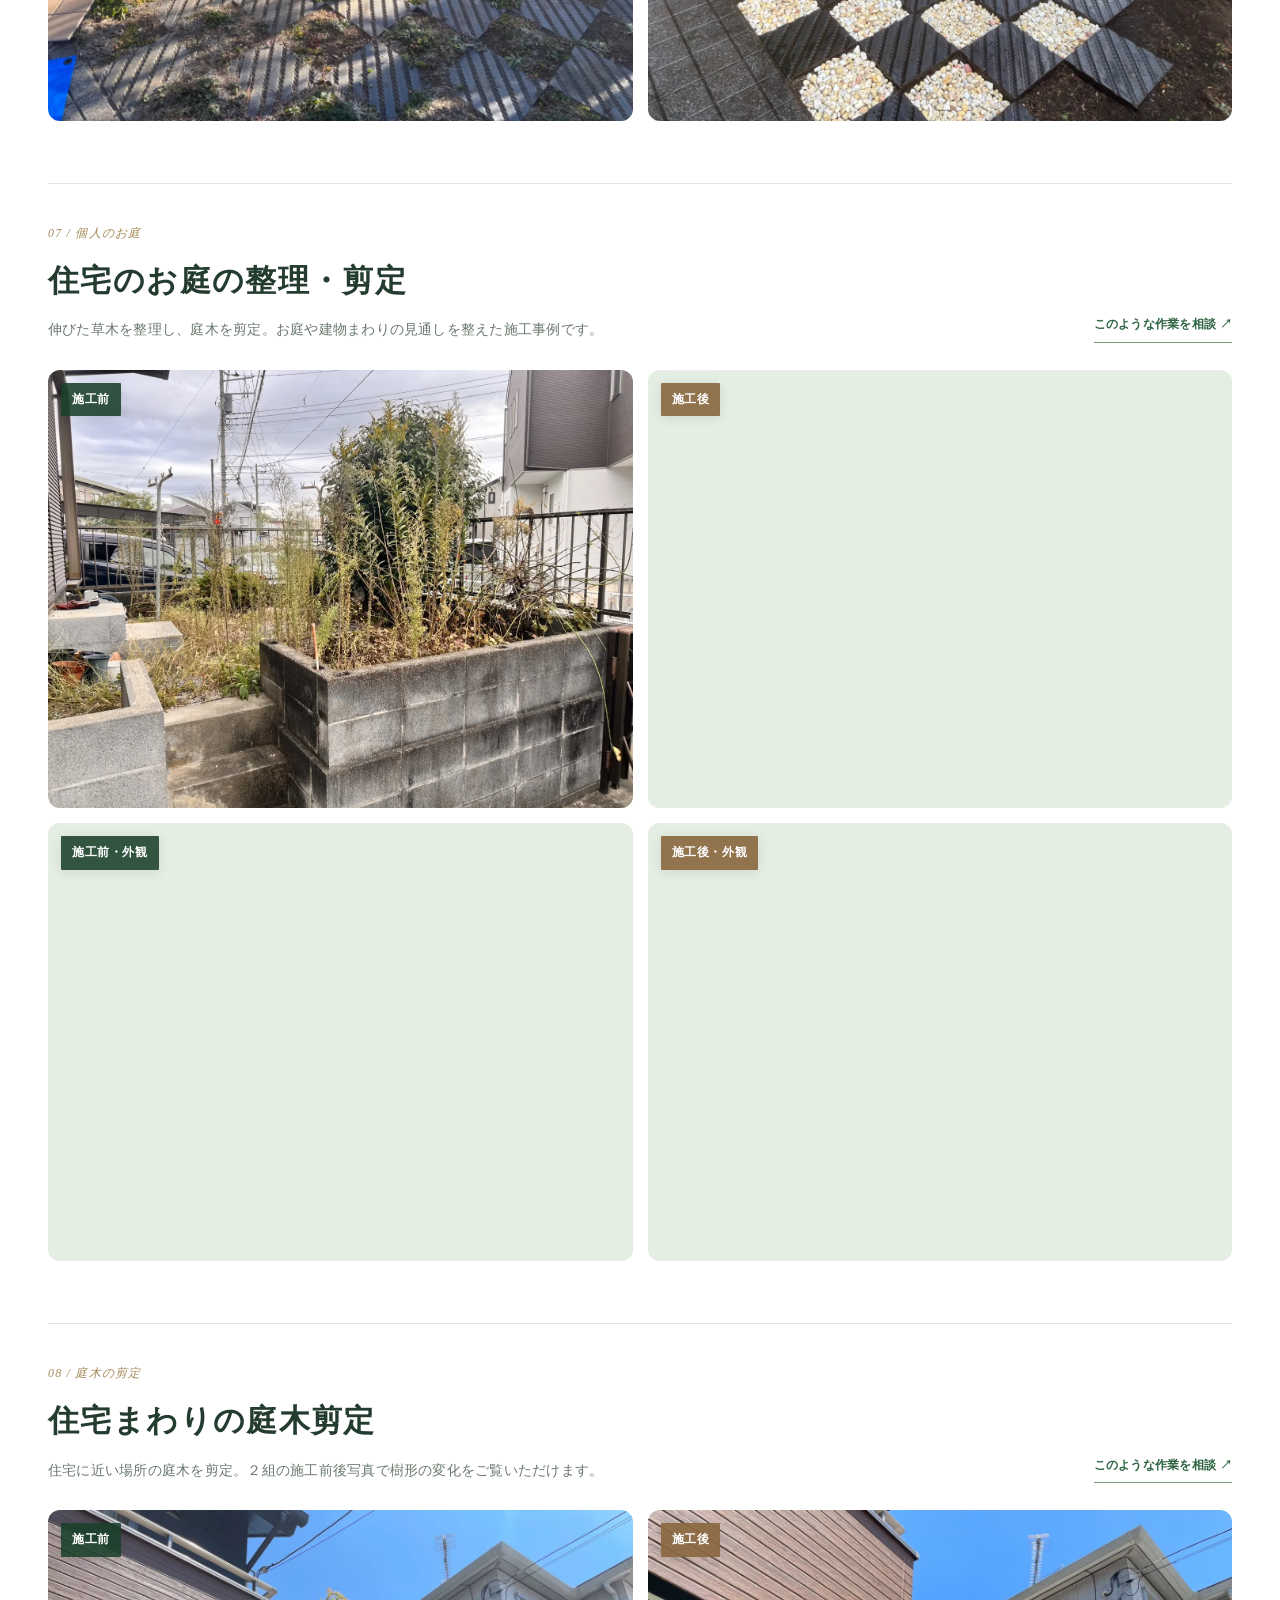
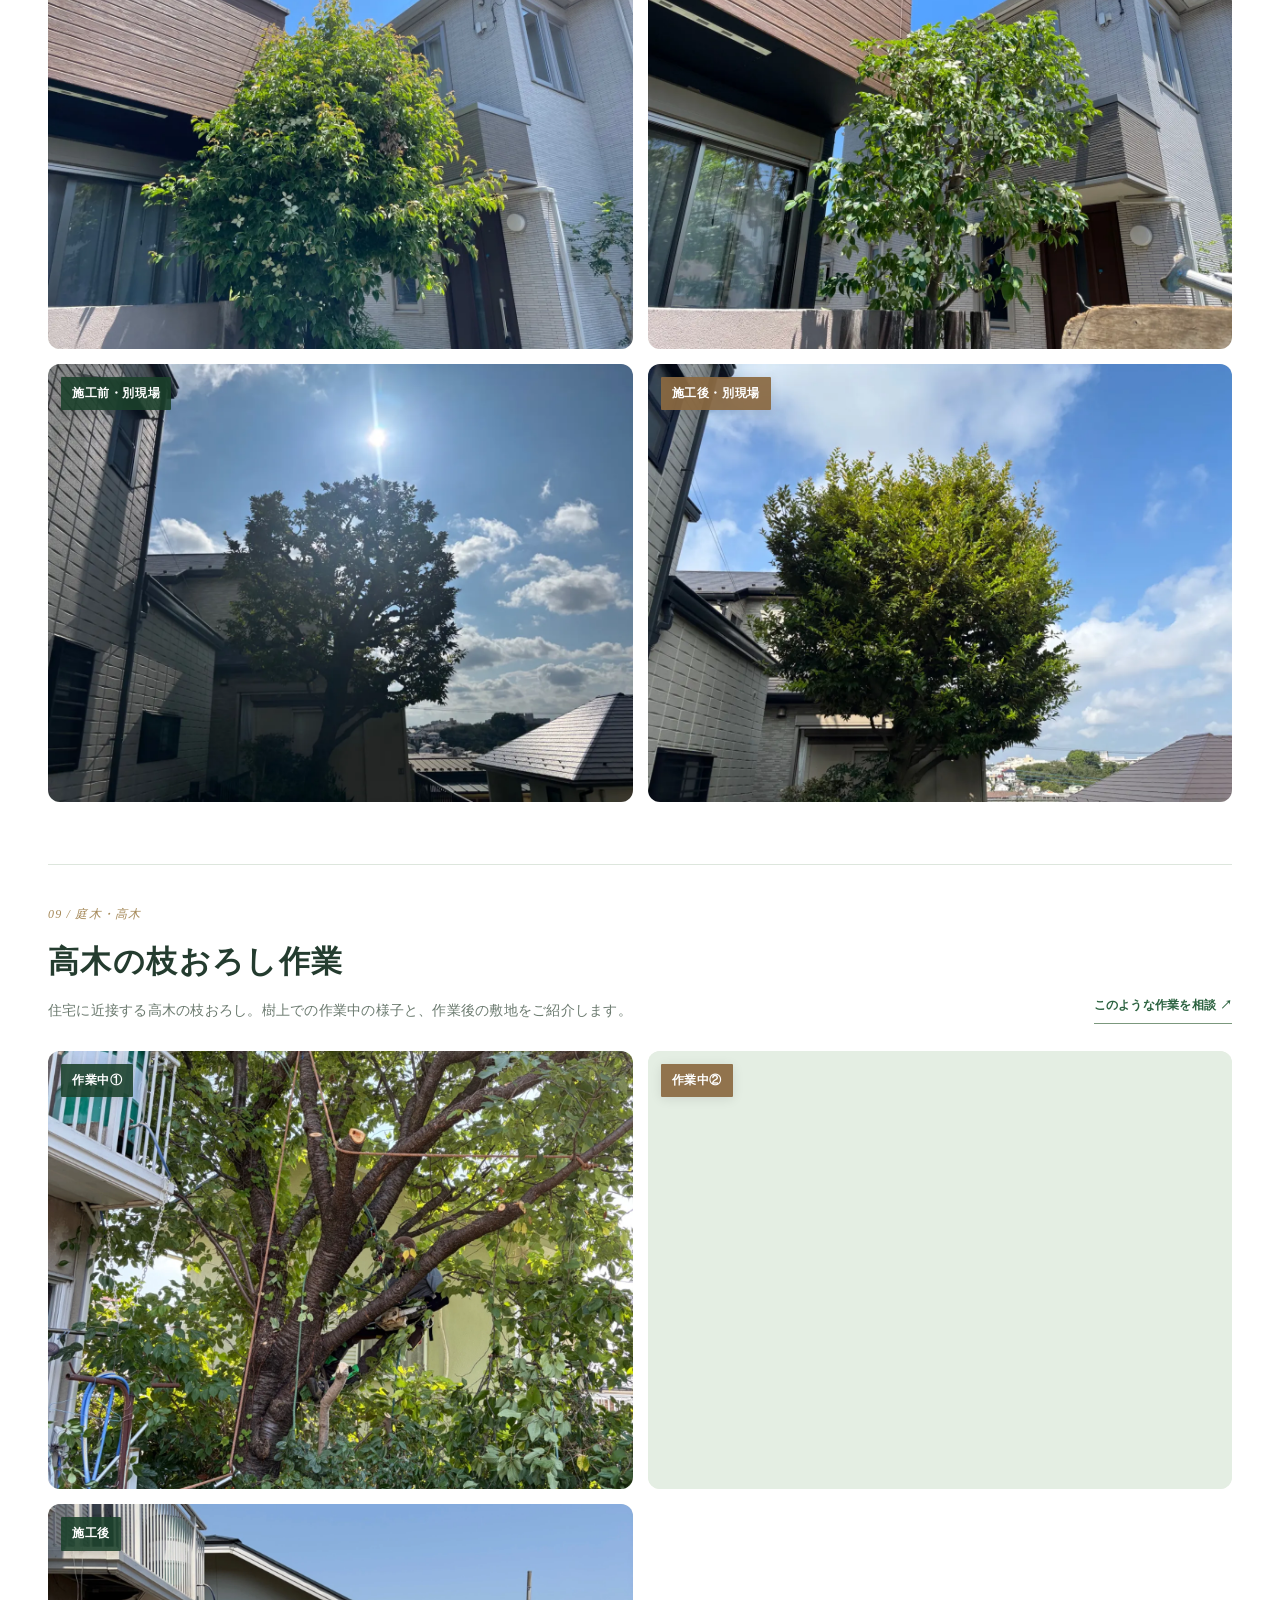
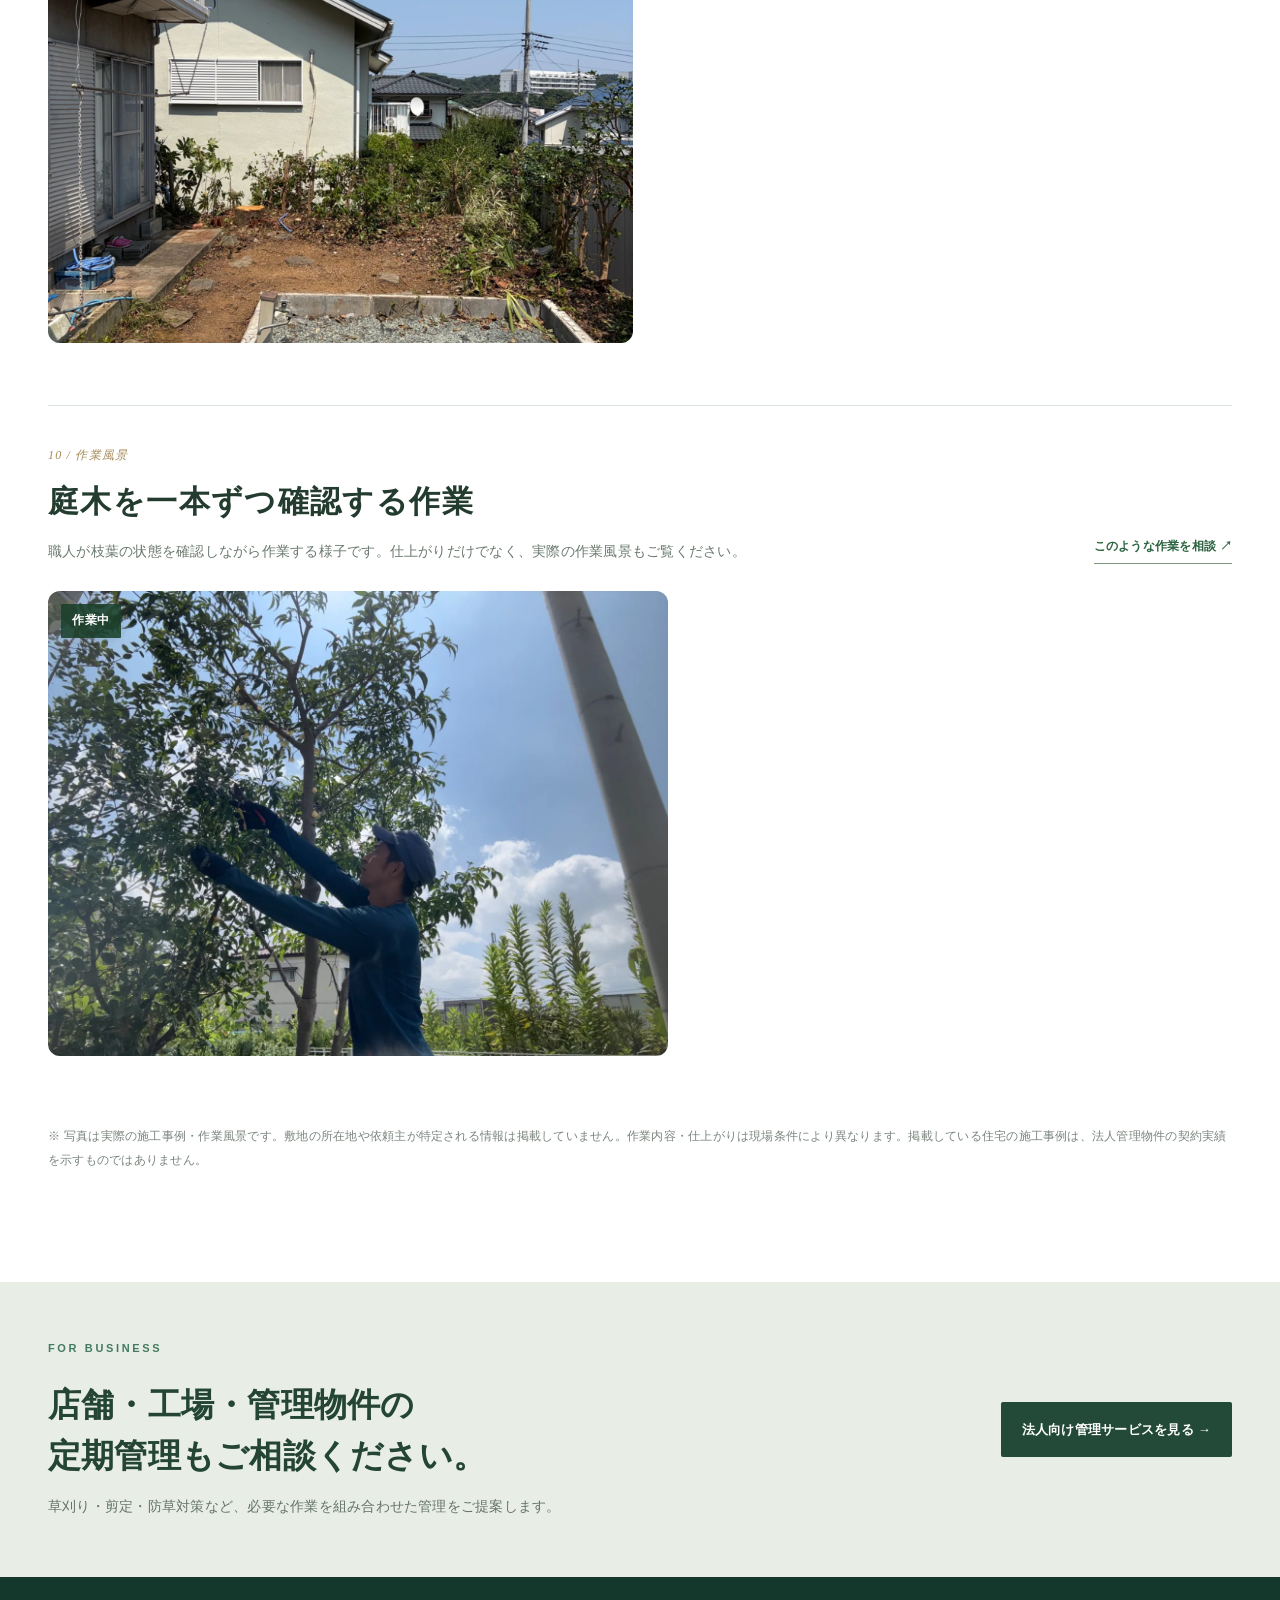
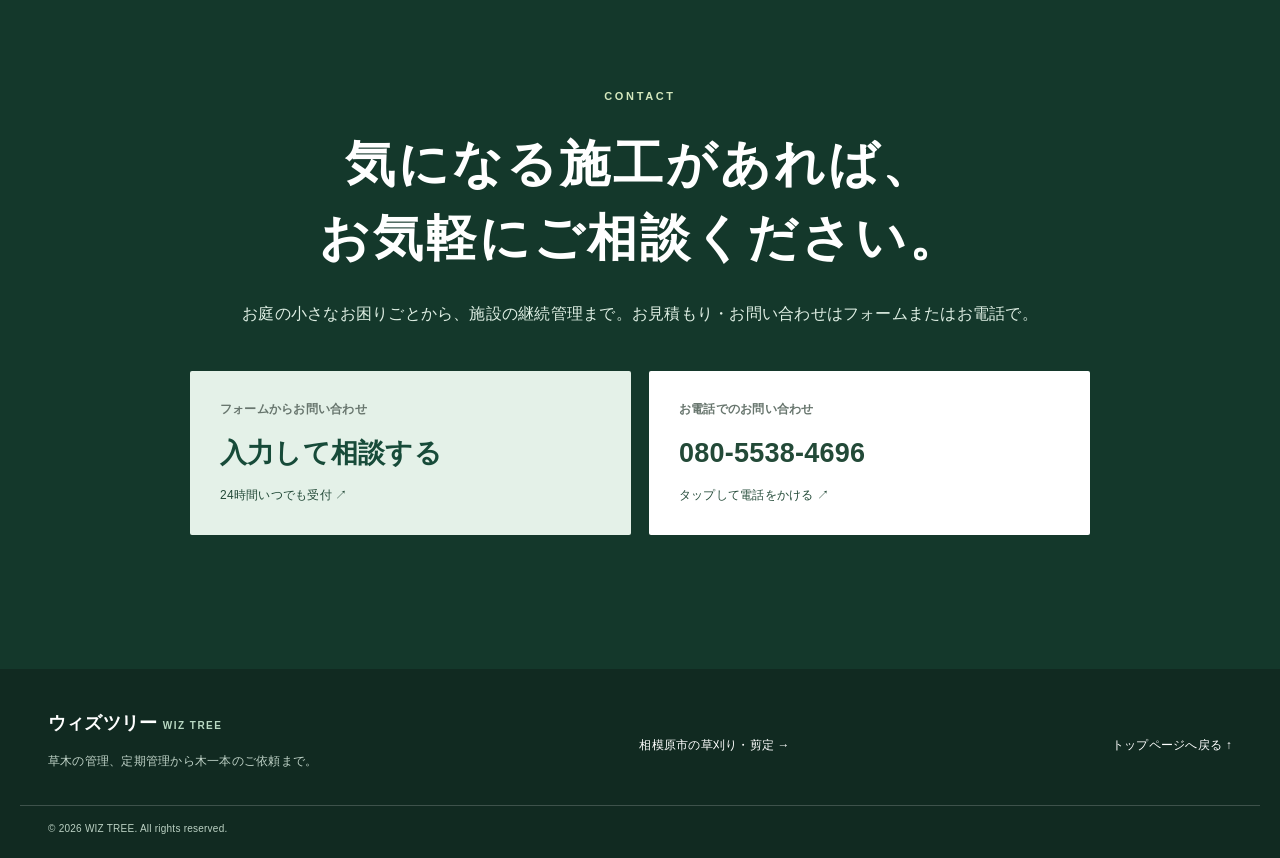
<file: works.html>
<!doctype html>
<html lang="ja">
<head>
<meta charset="utf-8">
<meta name="viewport" content="width=device-width, initial-scale=1">
<meta name="theme-color" content="#234a38">
<meta name="description" content="ウィズツリーの施工事例一覧。相模原市・町田市など神奈川県・東京都の草刈り、庭木の剪定・高木の枝おろし、防草シート・人工芝施工、施設敷地の管理事例を写真付きで紹介。">
<meta property="og:type" content="website">
<meta property="og:locale" content="ja_JP">
<meta property="og:title" content="施工事例 | ウィズツリー">
<meta property="og:description" content="草刈り・庭木の剪定・防草シート・人工芝・施設敷地の施工前後写真を紹介します。">
<meta property="og:url" content="https://wiztree-website.pages.dev/works.html">
<title>施工事例｜草刈り・剪定・防草シート・人工芝施工 | ウィズツリー</title>
<link rel="canonical" href="https://wiztree-website.pages.dev/works.html">
<link rel="icon" href="favicon.svg" type="image/svg+xml">
<link rel="stylesheet" href="styles.css">
</head>
<body class="works-page">
<a class="skip-link" href="#main">本文へ移動</a>
<header class="site-header"><div class="wrap header-inner">
<a class="brand" href="index.html" aria-label="ウィズツリー ホーム"><img src="favicon.svg" alt="" width="40" height="40"><span><strong>ウィズツリー</strong><small>WIZ TREE</small></span></a>
<nav class="desktop-nav" aria-label="メインメニュー"><a href="index.html">トップページ</a><a href="houjin.html">法人のお客様</a><a href="#projects">施工事例一覧</a><a href="index.html#company">会社概要</a><a href="contact.html">お問い合わせ</a></nav>
<a class="header-contact" href="tel:08055384696">電話で相談 <span aria-hidden="true">↗</span></a>
</div></header>
<main id="main">
<section class="works-page-hero"><div class="wrap works-page-hero-grid">
<div><p class="eyebrow">OUR WORKS / WIZ TREE</p><h1>施工事例</h1><p class="works-page-hero-lead">一つひとつの現場に、<br>丁寧な仕事を。</p><p>木一本のご相談から、住宅のお庭、施設・敷地の管理まで。実際の施工写真で、作業の様子や施工前後の変化をご覧いただけます。</p><a class="works-page-hero-link" href="#projects">施工事例を見る <span aria-hidden="true">↓</span></a></div>
<div class="works-page-hero-image"><img src="images/2052af69b0874a24af13cb973897e55e.webp" alt="ウィズツリーによる施設敷地の防草シート施工後" width="900" height="675" decoding="async"></div>
</div></section>
<section class="section works-page-section" id="projects"><div class="wrap">
<div class="works-page-section-head"><p class="eyebrow">PROJECT GALLERY</p><h2>現場ごとの施工記録</h2><p>施工内容で絞り込んでご覧いただけます。写真を選択すると拡大表示できます。</p></div>
<div class="works-filter" role="group" aria-label="施工事例の分類">
<button type="button" class="works-filter-button is-active" data-filter="all" aria-pressed="true">すべて <span>10</span></button>
<button type="button" class="works-filter-button" data-filter="facility" aria-pressed="false">施設・法人</button>
<button type="button" class="works-filter-button" data-filter="mowing" aria-pressed="false">草刈り</button>
<button type="button" class="works-filter-button" data-filter="weed" aria-pressed="false">防草対策</button>
<button type="button" class="works-filter-button" data-filter="tree" aria-pressed="false">剪定・枝おろし</button>
<button type="button" class="works-filter-button" data-filter="garden" aria-pressed="false">お庭づくり</button>
</div>
<p class="works-results-count" aria-live="polite">10件の施工事例を表示しています</p>
<div class="works-detail-list">
<article class="works-project" id="case-facility" data-categories="facility weed" aria-labelledby="title-facility">
<div class="works-project-heading"><div><span class="works-project-index">01 / 施設・事業所</span><h2 id="title-facility">施設敷地の草刈り・防草シート施工</h2><p>設備・配管まわりの雑草を整理し、配置に合わせて防草シートを施工。敷地の状態を確認しやすいように整えた事例です。</p></div><a class="works-project-contact" href="contact.html">このような作業を相談 <span aria-hidden="true">↗</span></a></div>
<div class="works-detail-gallery "><figure class="case-image works-detail-photo"><img src="images/17a242f7a4e84b6b8a0eecac14ce2d6c.webp" alt="施設敷地の草刈り・防草シート施工：施工前" loading="lazy" decoding="async" width="900" height="675"><figcaption>施工前</figcaption></figure>
<figure class="case-image works-detail-photo"><img src="images/2052af69b0874a24af13cb973897e55e.webp" alt="施設敷地の草刈り・防草シート施工：施工後" loading="lazy" decoding="async" width="900" height="675"><figcaption>施工後</figcaption></figure>
<figure class="case-image works-detail-photo"><img src="images/e0e696fbcdd6491594365a57cb368d86.webp" alt="施設敷地の草刈り・防草シート施工：施工前・別角度" loading="lazy" decoding="async" width="900" height="675"><figcaption>施工前・別角度</figcaption></figure>
<figure class="case-image works-detail-photo"><img src="images/f03f0504e800410e9e1186a89b398e9f.webp" alt="施設敷地の草刈り・防草シート施工：施工後・別角度" loading="lazy" decoding="async" width="900" height="675"><figcaption>施工後・別角度</figcaption></figure></div>
</article>
<article class="works-project" id="case-field" data-categories="mowing weed" aria-labelledby="title-field">
<div class="works-project-heading"><div><span class="works-project-index">02 / 敷地管理</span><h2 id="title-field">広い敷地の草刈り・防草対策</h2><p>雑草が生い茂っていた敷地を整理し、広い範囲に防草シートを敷設しました。別角度からの変化もご覧いただけます。</p></div><a class="works-project-contact" href="contact.html">このような作業を相談 <span aria-hidden="true">↗</span></a></div>
<div class="works-detail-gallery "><figure class="case-image works-detail-photo"><img src="images/img_1956.webp" alt="広い敷地の草刈り・防草対策：施工前" loading="lazy" decoding="async" width="900" height="675"><figcaption>施工前</figcaption></figure>
<figure class="case-image works-detail-photo"><img src="images/img_1960.webp" alt="広い敷地の草刈り・防草対策：施工後" loading="lazy" decoding="async" width="900" height="675"><figcaption>施工後</figcaption></figure>
<figure class="case-image works-detail-photo"><img src="images/img_1957.webp" alt="広い敷地の草刈り・防草対策：施工前・別角度" loading="lazy" decoding="async" width="900" height="675"><figcaption>施工前・別角度</figcaption></figure>
<figure class="case-image works-detail-photo"><img src="images/img_1961.webp" alt="広い敷地の草刈り・防草対策：施工後・別角度" loading="lazy" decoding="async" width="900" height="675"><figcaption>施工後・別角度</figcaption></figure></div>
</article>
<article class="works-project" id="case-mowing" data-categories="mowing" aria-labelledby="title-mowing">
<div class="works-project-heading"><div><span class="works-project-index">03 / 敷地管理</span><h2 id="title-mowing">住宅地の草刈り</h2><p>伸びた雑草を刈り取り、地面や敷地の状態が確認できるように整えました。</p></div><a class="works-project-contact" href="contact.html">このような作業を相談 <span aria-hidden="true">↗</span></a></div>
<div class="works-detail-gallery "><figure class="case-image works-detail-photo"><img src="images/img_1560.webp" alt="住宅地の草刈り：施工前" loading="lazy" decoding="async" width="900" height="675"><figcaption>施工前</figcaption></figure>
<figure class="case-image works-detail-photo"><img src="images/img_1566.webp" alt="住宅地の草刈り：施工後" loading="lazy" decoding="async" width="900" height="675"><figcaption>施工後</figcaption></figure></div>
</article>
<article class="works-project" id="case-sheet" data-categories="weed garden" aria-labelledby="title-sheet">
<div class="works-project-heading"><div><span class="works-project-index">04 / 個人のお庭</span><h2 id="title-sheet">お庭全体の防草シート施工</h2><p>雑草が広がっていたお庭を整理し、防草シートを敷設。日々のお庭の管理負担を減らすための施工例です。</p></div><a class="works-project-contact" href="contact.html">このような作業を相談 <span aria-hidden="true">↗</span></a></div>
<div class="works-detail-gallery "><figure class="case-image works-detail-photo"><img src="images/img_1427.webp" alt="お庭全体の防草シート施工：施工前" loading="lazy" decoding="async" width="900" height="675"><figcaption>施工前</figcaption></figure>
<figure class="case-image works-detail-photo"><img src="images/img_1457.webp" alt="お庭全体の防草シート施工：施工後" loading="lazy" decoding="async" width="900" height="675"><figcaption>施工後</figcaption></figure></div>
</article>
<article class="works-project" id="case-turf" data-categories="weed garden" aria-labelledby="title-turf">
<div class="works-project-heading"><div><span class="works-project-index">05 / 個人のお庭</span><h2 id="title-turf">お庭の整理・防草シート・人工芝施工</h2><p>お庭の整理から防草シートの敷設、人工芝での仕上げまで、工程ごとの様子を紹介します。</p></div><a class="works-project-contact" href="contact.html">このような作業を相談 <span aria-hidden="true">↗</span></a></div>
<div class="works-detail-gallery "><figure class="case-image works-detail-photo"><img src="images/wiztree-corporate-photos-upload/new-garden-before.webp" alt="お庭の整理・防草シート・人工芝施工：施工前" loading="lazy" decoding="async" width="900" height="675"><figcaption>施工前</figcaption></figure>
<figure class="case-image works-detail-photo"><img src="images/wiztree-corporate-photos-upload/new-garden-sheet.webp" alt="お庭の整理・防草シート・人工芝施工：施工中" loading="lazy" decoding="async" width="900" height="675"><figcaption>施工中</figcaption></figure>
<figure class="case-image works-detail-photo"><img src="images/wiztree-corporate-photos-upload/new-garden-turf.webp" alt="お庭の整理・防草シート・人工芝施工：施工後" loading="lazy" decoding="async" width="900" height="675"><figcaption>施工後</figcaption></figure></div>
</article>
<article class="works-project" id="case-gravel" data-categories="garden weed" aria-labelledby="title-gravel">
<div class="works-project-heading"><div><span class="works-project-index">06 / 個人のお庭</span><h2 id="title-gravel">化粧砂利を使ったお庭の仕上げ</h2><p>マット状の資材を敷いた状態から、化粧砂利で仕上げたお庭の施工例です。</p></div><a class="works-project-contact" href="contact.html">このような作業を相談 <span aria-hidden="true">↗</span></a></div>
<div class="works-detail-gallery "><figure class="case-image works-detail-photo"><img src="images/wiztree-corporate-photos-upload/new-gravel-before.webp" alt="化粧砂利を使ったお庭の仕上げ：施工前" loading="lazy" decoding="async" width="900" height="675"><figcaption>施工前</figcaption></figure>
<figure class="case-image works-detail-photo"><img src="images/wiztree-corporate-photos-upload/new-gravel-after.webp" alt="化粧砂利を使ったお庭の仕上げ：施工後" loading="lazy" decoding="async" width="900" height="675"><figcaption>施工後</figcaption></figure></div>
</article>
<article class="works-project" id="case-home" data-categories="tree garden" aria-labelledby="title-home">
<div class="works-project-heading"><div><span class="works-project-index">07 / 個人のお庭</span><h2 id="title-home">住宅のお庭の整理・剪定</h2><p>伸びた草木を整理し、庭木を剪定。お庭や建物まわりの見通しを整えた施工事例です。</p></div><a class="works-project-contact" href="contact.html">このような作業を相談 <span aria-hidden="true">↗</span></a></div>
<div class="works-detail-gallery "><figure class="case-image works-detail-photo"><img src="images/img_2295.webp" alt="住宅のお庭の整理・剪定：施工前" loading="lazy" decoding="async" width="900" height="675"><figcaption>施工前</figcaption></figure>
<figure class="case-image works-detail-photo"><img src="images/img_2302.webp" alt="住宅のお庭の整理・剪定：施工後" loading="lazy" decoding="async" width="900" height="675"><figcaption>施工後</figcaption></figure>
<figure class="case-image works-detail-photo"><img src="images/img_2300.webp" alt="住宅のお庭の整理・剪定：施工前・外観" loading="lazy" decoding="async" width="900" height="675"><figcaption>施工前・外観</figcaption></figure>
<figure class="case-image works-detail-photo"><img src="images/img_2307.webp" alt="住宅のお庭の整理・剪定：施工後・外観" loading="lazy" decoding="async" width="900" height="675"><figcaption>施工後・外観</figcaption></figure></div>
</article>
<article class="works-project" id="case-pruning" data-categories="tree" aria-labelledby="title-pruning">
<div class="works-project-heading"><div><span class="works-project-index">08 / 庭木の剪定</span><h2 id="title-pruning">住宅まわりの庭木剪定</h2><p>住宅に近い場所の庭木を剪定。２組の施工前後写真で樹形の変化をご覧いただけます。</p></div><a class="works-project-contact" href="contact.html">このような作業を相談 <span aria-hidden="true">↗</span></a></div>
<div class="works-detail-gallery "><figure class="case-image works-detail-photo"><img src="images/wiztree-corporate-photos-upload/new-tree-before-a.webp" alt="住宅まわりの庭木剪定：施工前" loading="lazy" decoding="async" width="900" height="675"><figcaption>施工前</figcaption></figure>
<figure class="case-image works-detail-photo"><img src="images/wiztree-corporate-photos-upload/new-tree-after-a.webp" alt="住宅まわりの庭木剪定：施工後" loading="lazy" decoding="async" width="900" height="675"><figcaption>施工後</figcaption></figure>
<figure class="case-image works-detail-photo"><img src="images/wiztree-corporate-photos-upload/new-tree-work.webp" alt="住宅まわりの庭木剪定：施工前・別現場" loading="lazy" decoding="async" width="900" height="675"><figcaption>施工前・別現場</figcaption></figure>
<figure class="case-image works-detail-photo"><img src="images/wiztree-corporate-photos-upload/new-tree-after-b.webp" alt="住宅まわりの庭木剪定：施工後・別現場" loading="lazy" decoding="async" width="900" height="675"><figcaption>施工後・別現場</figcaption></figure></div>
</article>
<article class="works-project" id="case-high" data-categories="tree" aria-labelledby="title-high">
<div class="works-project-heading"><div><span class="works-project-index">09 / 庭木・高木</span><h2 id="title-high">高木の枝おろし作業</h2><p>住宅に近接する高木の枝おろし。樹上での作業中の様子と、作業後の敷地をご紹介します。</p></div><a class="works-project-contact" href="contact.html">このような作業を相談 <span aria-hidden="true">↗</span></a></div>
<div class="works-detail-gallery "><figure class="case-image works-detail-photo"><img src="images/takagi-edaoroshi-2.webp" alt="高木の枝おろし作業：作業中①" loading="lazy" decoding="async" width="900" height="675"><figcaption>作業中①</figcaption></figure>
<figure class="case-image works-detail-photo"><img src="images/takagi-edaoroshi-1.webp" alt="高木の枝おろし作業：作業中②" loading="lazy" decoding="async" width="900" height="675"><figcaption>作業中②</figcaption></figure>
<figure class="case-image works-detail-photo"><img src="images/takagi-edaoroshi-3.webp" alt="高木の枝おろし作業：施工後" loading="lazy" decoding="async" width="900" height="675"><figcaption>施工後</figcaption></figure></div>
</article>
<article class="works-project" id="case-on-site" data-categories="tree" aria-labelledby="title-on-site">
<div class="works-project-heading"><div><span class="works-project-index">10 / 作業風景</span><h2 id="title-on-site">庭木を一本ずつ確認する作業</h2><p>職人が枝葉の状態を確認しながら作業する様子です。仕上がりだけでなく、実際の作業風景もご覧ください。</p></div><a class="works-project-contact" href="contact.html">このような作業を相談 <span aria-hidden="true">↗</span></a></div>
<div class="works-detail-gallery one-photo"><figure class="case-image works-detail-photo"><img src="images/wiztree-corporate-photos-upload/new-tree-before-b.webp" alt="庭木を一本ずつ確認する作業：作業中" loading="lazy" decoding="async" width="900" height="675"><figcaption>作業中</figcaption></figure></div>
</article>
</div>
<p class="works-page-note">※ 写真は実際の施工事例・作業風景です。敷地の所在地や依頼主が特定される情報は掲載していません。作業内容・仕上がりは現場条件により異なります。掲載している住宅の施工事例は、法人管理物件の契約実績を示すものではありません。</p>
</div></section>
<section class="works-crosslink"><div class="wrap works-crosslink-grid"><div><p class="eyebrow">FOR BUSINESS</p><h2>店舗・工場・管理物件の<br>定期管理もご相談ください。</h2><p>草刈り・剪定・防草対策など、必要な作業を組み合わせた管理をご提案します。</p></div><a href="houjin.html">法人向け管理サービスを見る <span aria-hidden="true">→</span></a></div></section>
<section class="section contact-section" id="contact"><div class="wrap contact-inner"><p class="eyebrow light">CONTACT</p><h2>気になる施工があれば、<br>お気軽にご相談ください。</h2><p>お庭の小さなお困りごとから、施設の継続管理まで。お見積もり・お問い合わせはフォームまたはお電話で。</p><div class="contact-buttons"><a class="contact-option inquiry-link-option" href="contact.html"><span class="contact-type">フォームからお問い合わせ</span><strong>入力して相談する</strong><span>24時間いつでも受付 ↗</span></a><a class="contact-option" href="tel:08055384696"><span class="contact-type">お電話でのお問い合わせ</span><strong>080-5538-4696</strong><span>タップして電話をかける ↗</span></a></div></div></section>
</main>
<footer class="footer"><div class="wrap footer-inner"><div><strong>ウィズツリー <small>WIZ TREE</small></strong><p>草木の管理、定期管理から木一本のご依頼まで。</p></div><a href="sagamihara.html">相模原市の草刈り・剪定 →</a><a href="index.html">トップページへ戻る ↑</a></div><div class="wrap copyright"><small>© <span id="year">2026</span> WIZ TREE. All rights reserved.</small></div></footer>
<script src="script.js" defer></script>
</body></html>
</file>
<file: styles.css>
:root{--green:#174b39;--deep:#10392d;--mint:#dcebdc;--cream:#f7f7ef;--text:#203a2f;--muted:#617267;--line:#dfe6de;--white:#fff;--gold:#e4d6a7}*{box-sizing:border-box}html{scroll-behavior:smooth;scroll-padding-top:88px}body{margin:0;font-family:-apple-system,BlinkMacSystemFont,"Hiragino Kaku Gothic ProN","Hiragino Sans",Meiryo,sans-serif;color:var(--text);background:#fff;line-height:1.8}a{color:inherit;text-decoration:none}a:focus-visible{outline:3px solid #d2a941;outline-offset:4px}img,svg{max-width:100%;display:block}.wrap{max-width:1160px;margin-inline:auto;padding-inline:28px}.skip-link{position:absolute;left:-9999px;top:8px;z-index:100;background:white;padding:10px}.skip-link:focus{left:8px}.site-header{background:#fff;position:sticky;top:0;z-index:30;border-bottom:1px solid #e6ece5}.header-inner{min-height:80px;display:flex;align-items:center;gap:28px}.brand{display:flex;align-items:center;gap:10px;line-height:1.25}.brand strong{display:block;font-size:18px;letter-spacing:.045em}.brand small{font-size:10px;color:#648171;letter-spacing:.24em}.desktop-nav{display:flex;gap:28px;margin-left:auto;font-size:13px;font-weight:700}.desktop-nav a:hover,.text-link:hover{color:#2b8962}.header-contact{background:var(--green);color:#fff;border-radius:100px;padding:10px 20px;font-size:13px;font-weight:700;white-space:nowrap}.header-contact span{margin-left:8px}.hero{position:relative;background:linear-gradient(120deg,#143f30,#205a43 70%,#286949);overflow:hidden;color:#fff}.hero-grid{min-height:630px;display:grid;grid-template-columns:1.2fr .8fr;align-items:center;gap:10px;position:relative;z-index:1}.hero-content{padding:88px 0 90px}.eyebrow{font-size:12px;letter-spacing:.22em;font-weight:800;color:#437b5e;margin:0 0 21px}.eyebrow.light{color:#d4e7bd}.hero h1{font-size:clamp(42px,5.1vw,70px);letter-spacing:.04em;line-height:1.4;margin:0 0 20px}.hero h1 em{font-style:normal;color:#d9e6bd}.hero-lead{font-size:21px;font-weight:800;margin:0 0 18px}.hero-text{max-width:575px;font-size:15px;line-height:2.15;color:#e2eee6}.actions{display:flex;gap:12px;flex-wrap:wrap;margin:32px 0 20px}.btn{display:inline-flex;align-items:center;justify-content:space-between;gap:28px;border-radius:7px;padding:14px 20px;min-width:185px;font-weight:800;font-size:14px}.btn-light{color:#174b39;background:#fff}.btn-outline{border:1px solid #b4cfc0;color:white}.btn:hover,.header-contact:hover,.contact-option:hover{transform:translateY(-2px);transition:transform .2s}.hero-note{font-size:12px;color:#d2dfd4}.hero-art{max-width:510px;filter:drop-shadow(0 20px 30px #0c312a44)}.hero-ambient .leaf{position:absolute;border:1px solid #ffffff25;width:350px;height:350px;border-radius:70% 5% 70% 5%;transform:rotate(35deg)}.leaf-one{right:-150px;top:-120px}.leaf-two{left:-240px;bottom:-230px}.leaf-three{right:260px;bottom:-280px}.strip{background:var(--cream)}.intro-inner{padding-block:25px;display:flex;align-items:center;justify-content:space-between;gap:20px}.intro-inner p{margin:0;font-size:13px;color:var(--muted)}.intro-inner p:first-child{font-size:16px;color:var(--text)}.section{padding:105px 0}.split{display:grid;grid-template-columns:1fr 1fr;align-items:center;gap:90px}.section h2{font-size:clamp(30px,3.4vw,43px);line-height:1.4;letter-spacing:.03em;margin:0 0 25px}.section-lead{font-size:22px;font-weight:750;line-height:1.65;margin:0 0 21px}.body-text{color:var(--muted);font-size:15px;line-height:2.1}.text-link{display:inline-flex;gap:30px;color:var(--green);font-size:14px;font-weight:800;margin-top:18px;padding-bottom:8px;border-bottom:1px solid var(--green)}.feature-card{border-radius:18px;padding:52px 55px;min-height:360px}.business-card{background:#ecf3eb;border:1px solid #dce9d9}.feature-card h3{margin:0 0 20px;font-size:21px}.feature-icon{font-size:35px;color:var(--green);margin-bottom:18px}.check-list{list-style:none;padding:0;margin:0}.check-list li{padding:10px 0 10px 30px;position:relative;border-bottom:1px solid #d6e5d4;font-size:14px}.check-list li:before{content:"✓";position:absolute;left:2px;color:#438a64;font-weight:900}.section-soft{background:var(--cream)}.personal-card{background:#e2eadc;display:flex;flex-direction:column;justify-content:center;position:relative;overflow:hidden}.personal-card p{font-family:serif;font-size:clamp(19px,2.3vw,28px);font-weight:700;line-height:2.05;z-index:1}.big-quote{font-family:Georgia,serif;font-size:90px;color:#94b393;height:55px;line-height:1}.tiny-leaf{position:absolute;right:25px;bottom:5px;font-size:160px;color:#c8dcc4}.section-heading{margin-bottom:38px}.section-heading h2{margin-bottom:14px}.section-heading .body-text{margin:0}.service-grid{display:grid;grid-template-columns:repeat(3,1fr);gap:16px}.service-card{padding:30px;border:1px solid var(--line);border-radius:12px;min-height:225px;position:relative;background:white}.service-num{color:#749383;letter-spacing:.13em;font-size:12px;font-weight:800}.service-symbol{position:absolute;right:25px;top:18px;color:#a1c4a5;font-size:32px}.service-card h3{font-size:18px;margin:38px 0 8px}.service-card p{color:var(--muted);font-size:13px;margin:0}.section-deep{background:var(--deep);color:#fff}.section-deep h2{margin-bottom:48px}.value-grid{display:grid;grid-template-columns:repeat(3,1fr);gap:30px}.value-grid>div{border-top:1px solid #598174;padding-top:18px}.value-number{color:#b7d4ae;font-size:14px;font-weight:800}.value-grid h3{font-size:19px;margin:17px 0 8px}.value-grid p{color:#cbdcd2;font-size:14px}.area-section{background:#f9fbf6}.area-inner{display:grid;grid-template-columns:1fr 1fr;align-items:center;gap:40px}.area-badge{min-height:260px;border-radius:20px;border:1px solid #dce8d9;background:#eef5eb;display:flex;align-items:center;justify-content:center;flex-direction:column;text-align:center;gap:4px}.area-badge span{font-size:44px;color:#558b6b}.area-badge strong{font-size:25px}.area-badge small{color:var(--muted)}.contact-section{background:#246547;color:#fff}.contact-inner{text-align:center}.contact-inner h2{font-size:clamp(32px,4vw,50px);line-height:1.5}.contact-inner>p:not(.eyebrow){color:#dfefe4}.contact-buttons{display:grid;grid-template-columns:1fr 1fr;gap:18px;max-width:900px;margin:42px auto 24px}.contact-option{display:flex;flex-direction:column;text-align:left;background:white;color:var(--green);border-radius:12px;padding:28px 30px;min-width:0}.contact-option .contact-type{font-size:12px;color:var(--muted);font-weight:800}.contact-option strong{font-size:clamp(19px,2.4vw,27px);margin:8px 0}.contact-option strong.email-text{font-size:clamp(14px,1.85vw,21px);overflow-wrap:anywhere}.contact-option>span:last-child{font-size:12px}.contact-inner .contact-footnote{font-size:12px;color:#d1e5d9!important}.footer{background:#11372b;color:white;padding:38px 0 18px}.footer-inner{display:flex;justify-content:space-between;gap:20px;align-items:center}.footer-inner strong{font-size:18px}.footer-inner strong small{font-size:10px;letter-spacing:.15em;color:#b8d8c2}.footer-inner p{font-size:12px;color:#bfd2c7}.footer-inner a{font-size:12px}.copyright{margin-top:20px;border-top:1px solid #ffffff30;padding-top:12px;color:#bbd1c3;font-size:12px}@media(max-width:950px){.desktop-nav{gap:12px;font-size:11px}.header-inner{gap:15px}.split{gap:40px}.hero-grid{min-height:550px}.hero-art{opacity:.85}.feature-card{padding:35px}}@media(max-width:720px){html{scroll-padding-top:70px}.wrap{padding-inline:20px}.header-inner{min-height:69px}.brand strong{font-size:15px}.brand img{width:33px;height:33px}.desktop-nav{display:none}.header-contact{margin-left:auto;padding:8px 12px;font-size:12px}.hero-grid{display:block;min-height:auto}.hero-content{padding:75px 0 80px;position:relative;z-index:2}.hero h1{font-size:clamp(37px,9vw,56px)}.hero-lead{font-size:18px}.hero-text{font-size:14px}.hero-art{position:absolute;width:280px;right:-120px;bottom:-105px;opacity:.18}.actions{margin-top:30px}.btn{min-width:0;flex:1 1 220px}.intro-inner{display:block;padding-block:22px}.intro-inner p:first-child{margin-bottom:6px}.section{padding:75px 0}.split,.area-inner{grid-template-columns:1fr;gap:35px}.personal-split .personal-card{order:2}.feature-card{min-height:300px;padding:33px}.section-lead{font-size:20px}.service-grid,.value-grid,.contact-buttons{grid-template-columns:1fr}.service-card{min-height:180px}.service-card h3{margin-top:25px}.section-deep h2{margin-bottom:28px}.value-grid{gap:20px}.area-badge{min-height:210px}.contact-option{padding:24px}.footer-inner{align-items:flex-start;flex-direction:column}}@media(prefers-reduced-motion:reduce){html{scroll-behavior:auto}*{transition:none!important}}

/* 施工事例 */
.section-works{background:#f7faf5}
.works-list{display:grid;grid-template-columns:1fr 1fr;gap:24px}
.case-card{background:#fff;border:1px solid var(--line);border-radius:18px;overflow:hidden;min-width:0;box-shadow:0 8px 28px rgba(24,67,43,.045)}
.case-heading{padding:26px 26px 20px}
.case-tag{display:inline-block;background:#e7f1e8;color:#256147;border-radius:100px;font-size:11px;font-weight:800;padding:3px 12px}
.case-heading h3{font-size:21px;line-height:1.5;margin:13px 0 7px}
.case-heading p{font-size:13px;color:var(--muted);margin:0;line-height:1.9}
.case-photos{padding:0 16px 18px;display:grid;grid-template-columns:repeat(2,minmax(0,1fr));gap:12px}
.case-image{margin:0;position:relative;min-width:0}
.case-image img{width:100%;aspect-ratio:4/3;object-fit:cover;border-radius:10px;background:#e4eee3}
.case-image figcaption{position:absolute;top:10px;left:10px;font-size:11px;font-weight:800;padding:3px 10px;background:rgba(255,255,255,.94);color:#174b39;border-radius:5px}
.works-note{font-size:12px;color:var(--muted);margin:25px 0 0}
.works-cta{background:var(--green);color:white;display:flex;align-items:center;justify-content:space-between;gap:20px;border-radius:16px;padding:22px 30px;margin-top:30px}
.works-cta p{font-weight:700;font-size:15px;margin:0}
@media(max-width:950px){.works-list{grid-template-columns:1fr}}
@media(max-width:720px){.case-heading{padding:22px 20px 18px}.case-heading h3{font-size:19px}.case-photos{padding:0 10px 12px;gap:8px}.case-image figcaption{left:6px;top:6px;font-size:10px;padding:2px 7px}.works-cta{display:block;padding:24px}.works-cta .btn{margin-top:14px;display:inline-flex}}


/* 施工写真の視認性改善 2026-11: 大きなBefore / After */
.section-works .wrap{max-width:1100px}
.works-list{grid-template-columns:minmax(0,1fr);gap:34px}
.case-card{border-radius:20px;box-shadow:0 12px 35px rgba(24,67,43,.07)}
.case-heading{padding:30px 34px 22px}
.case-heading h3{font-size:clamp(22px,2.4vw,29px);margin:14px 0 8px}
.case-heading p{font-size:15px;max-width:820px}
.case-photos{padding:0 24px 26px;grid-template-columns:repeat(2,minmax(0,1fr));gap:18px}
.case-image{overflow:hidden;border-radius:12px;background:#e5ece5}
.case-image img{aspect-ratio:4/3;width:100%;height:auto;object-fit:cover;border-radius:12px;cursor:zoom-in;transition:transform .2s ease,filter .2s ease}
.case-image img:hover{filter:brightness(.94)}
.case-image figcaption{top:14px;left:14px;padding:6px 14px;font-size:13px;box-shadow:0 2px 12px #00000019;pointer-events:none}
.case-image:has(img:focus-visible){outline:3px solid #d2a941;outline-offset:3px}
.case-image img:focus-visible{outline:3px solid #d2a941;outline-offset:-3px}
.photo-modal[hidden]{display:none}
.photo-modal{position:fixed;inset:0;z-index:1000;background:rgba(8,21,14,.92);display:flex;align-items:center;justify-content:center;padding:64px 20px 72px}
.photo-modal-content{max-width:min(1100px,100%);max-height:100%;display:flex;flex-direction:column;align-items:center;gap:12px}
.photo-modal img{max-height:calc(100dvh - 155px);max-width:100%;width:auto;object-fit:contain;border-radius:7px}
.photo-modal-caption{color:#fff;text-align:center;font-size:14px;line-height:1.6}
.photo-modal-close{position:absolute;top:14px;right:20px;border:1px solid #ffffff88;border-radius:100px;color:#fff;background:#ffffff18;padding:8px 17px;font-size:15px;cursor:pointer}
.photo-modal-close:hover{background:#ffffff3a}
@media(max-width:720px){
  .works-list{gap:24px}
  .case-heading{padding:24px 20px 18px}
  .case-heading h3{font-size:21px}
  .case-heading p{font-size:14px}
  .case-photos{grid-template-columns:1fr;padding:0 14px 18px;gap:14px}
  .case-image img{aspect-ratio:4/3}
  .case-image figcaption{top:12px;left:12px;font-size:13px;padding:6px 12px}
  .photo-modal{padding-inline:12px}
}
@media(prefers-reduced-motion:reduce){.case-image img{transition:none}}

/* 施工写真：横スクロール表示 */
.case-photos{
  display:flex;
  gap:16px;
  overflow-x:auto;
  overflow-y:hidden;
  scroll-snap-type:x mandatory;
  overscroll-behavior-inline:contain;
  -webkit-overflow-scrolling:touch;
  padding:0 24px 24px;
  scrollbar-width:thin;
}
.case-photos>.case-image{
  flex:0 0 min(40%,440px);
  scroll-snap-align:start;
}
.case-photos>.case-image img{
  width:100%;
  aspect-ratio:4/3;
  object-fit:cover;
}
@media(max-width:720px){
  .case-photos{display:flex;padding:0 14px 18px;gap:12px}
  .case-photos>.case-image{flex-basis:76%}
}

/* 会社概要・代表者紹介 */
.company-section{background:#fff}
.company-intro{display:grid;grid-template-columns:minmax(250px,360px) minmax(0,1fr);gap:clamp(32px,6vw,88px);align-items:center;margin-top:38px}
.company-photo-wrap{max-width:360px;width:100%;margin:auto}
.company-photo-pending{background:#f0f5ee;border-radius:18px;overflow:hidden;aspect-ratio:4/4.5;display:flex;flex-direction:column;align-items:center;justify-content:center;gap:0;color:#55866b;border:1px solid #dbe7d9}
.company-photo-pending svg{width:90%;max-height:86%}
.company-photo-pending span{font-size:12px;letter-spacing:.08em;margin-top:-20px;margin-bottom:16px}
.company-portrait-caption{display:flex;align-items:baseline;gap:12px;padding-top:17px;color:var(--green)}
.company-portrait-caption small{font-size:12px}
.company-portrait-caption strong{font-size:22px;letter-spacing:.1em}
.company-kicker{font-size:12px;font-weight:800;letter-spacing:.19em;color:#5c9275}
.company-message h3{font-size:clamp(24px,2.7vw,34px);line-height:1.65;margin:14px 0 23px}
.company-message p{color:var(--muted);font-size:15px;line-height:2.1}
.company-message .company-sign{margin-top:22px;color:var(--text);font-size:14px}
.company-sign strong{font-size:19px;letter-spacing:.09em}
.company-details{margin-top:72px;border:1px solid var(--line);border-radius:16px;padding:32px 38px;background:#fafbf8}
.company-details h3{font-size:22px;margin:0 0 18px}
.company-dl{margin:0}
.company-dl>div{display:grid;grid-template-columns:160px minmax(0,1fr);gap:22px;padding:16px 0;border-top:1px solid #e2e9df}
.company-dl dt{font-size:14px;color:#547663;font-weight:800}
.company-dl dd{margin:0;font-size:14px;line-height:1.9;overflow-wrap:anywhere}
.company-dl dd a{text-decoration:underline;text-underline-offset:3px}
@media(max-width:950px){.desktop-nav{gap:10px;font-size:11px}}
@media(max-width:720px){.company-intro{grid-template-columns:1fr;gap:30px}.company-photo-wrap{max-width:300px}.company-details{margin-top:45px;padding:22px}.company-dl>div{grid-template-columns:1fr;gap:2px}.company-message h3{font-size:25px}}

/* 代表者写真（縦長ポートレート） */
.company-portrait{width:100%;aspect-ratio:4/5;object-fit:cover;object-position:center 36%;border-radius:18px;border:1px solid #dbe7d9;display:block}

/* 代表者写真：コンパクトな胸上ポートレート */
.company-intro{grid-template-columns:minmax(200px,250px) minmax(0,1fr);gap:clamp(30px,5vw,72px)}
.company-photo-wrap{max-width:240px}
.company-portrait-frame{width:100%;aspect-ratio:4/4.6;overflow:hidden;border-radius:16px;border:1px solid #dbe7d9;background:#e5ebe1}
.company-portrait-frame .company-portrait{width:100%;height:100%;aspect-ratio:auto;object-fit:cover;object-position:center;transform:scale(1.48);transform-origin:50% 27%;border:0;border-radius:0;display:block}
.company-portrait-caption{flex-wrap:wrap;gap:4px 10px}
@media(max-width:720px){
  .company-intro{grid-template-columns:1fr;gap:30px}
  .company-photo-wrap{max-width:205px;margin:0 auto}
}

/* 法人向け専用ページ */
.business-hero{background:linear-gradient(115deg,#103c2e,#226345);color:white;padding:86px 0 90px}
.business-hero-grid{display:grid;grid-template-columns:1.05fr .95fr;gap:clamp(24px,5vw,65px);align-items:center}
.business-hero h1{font-size:clamp(34px,4.4vw,58px);line-height:1.5;margin:0 0 18px}
.business-hero-lead{font-size:19px;font-weight:800;line-height:1.7}
.business-hero-copy{font-size:15px;line-height:2;color:#e1eee7}
.business-hero-photo img{width:100%;aspect-ratio:4/4;object-fit:cover;border-radius:20px;box-shadow:0 20px 48px #092b2280}
.management-grid{display:grid;grid-template-columns:repeat(2,minmax(0,1fr));gap:18px}
.management-grid article{border-radius:16px;border:1px solid var(--line);background:#fafff9;padding:30px}
.management-grid article span{font-size:13px;font-weight:800;color:#568d6e}
.management-grid h3{font-size:20px;margin:14px 0}
.management-grid p,.management-benefits p{font-size:14px;color:var(--muted);line-height:2;margin:0}
.maintenance-list{display:grid;grid-template-columns:repeat(2,minmax(0,1fr));gap:14px}
.maintenance-list>div{background:#fff;padding:25px 28px;border-left:4px solid #4c9168;border-radius:6px}
.maintenance-list h3{font-size:18px;margin:0 0 6px}
.maintenance-list p{font-size:14px;color:var(--muted);margin:0}
.management-benefits{display:grid;grid-template-columns:repeat(3,minmax(0,1fr));gap:24px}
.management-benefits>div{border-top:2px solid #377d56;padding-top:15px}
.management-benefits strong{color:#488265}
.management-benefits h3{font-size:19px;margin:12px 0}
.business-note{font-size:13px;color:var(--muted);margin-top:25px;line-height:1.9}
.business-examples{display:grid;grid-template-columns:repeat(2,minmax(0,1fr));gap:18px}
.business-examples figure{margin:0;background:white;border-radius:12px;overflow:hidden}
.business-examples img{width:100%;aspect-ratio:4/3;object-fit:cover}
.business-examples figcaption{padding:13px 18px;font-size:14px;font-weight:700}
.management-flow{counter-reset:step;display:grid;grid-template-columns:repeat(4,minmax(0,1fr));gap:16px;list-style:none;margin:0;padding:0}
.management-flow li{padding:23px;background:#f0f6ef;border-radius:12px;position:relative}
.management-flow li:before{counter-increment:step;content:counter(step,decimal-leading-zero);display:block;color:#568d6e;font-size:16px;font-weight:800;margin-bottom:15px}
.management-flow strong{font-size:16px;line-height:1.5}
.management-flow p{font-size:13px;color:var(--muted);line-height:1.8}
@media(max-width:900px){.business-hero-grid{grid-template-columns:1fr}.business-hero-photo{max-width:550px}.management-flow{grid-template-columns:repeat(2,minmax(0,1fr))}}
@media(max-width:720px){.business-hero{padding:65px 0}.business-hero h1{font-size:35px}.business-hero-lead{font-size:17px}.management-grid,.maintenance-list,.management-benefits,.business-examples,.management-flow{grid-template-columns:1fr}.management-grid article{padding:22px}.maintenance-list>div{padding:21px}.business-hero-photo img{aspect-ratio:4/3}}

/* 法人ページ限定：ネイビー×アンティークゴールドのプレミアムデザイン */
.corporate-page{
  --corp-navy:#172b34;
  --corp-navy-dark:#101e27;
  --corp-gold:#c8a873;
  --corp-gold-light:#ead7ac;
  --corp-ink:#20323b;
  --corp-paper:#f5f4ef;
  --corp-line:#d9dedb;
  color:var(--corp-ink);
}
.corporate-page .site-header{background:#ffffff;border-bottom:1px solid #e4e6e3}
.corporate-page .brand small{color:#7b8b8f}
.corporate-page .desktop-nav a:hover{color:#987549}
.corporate-page .header-contact{background:var(--corp-navy);color:#fff}
.corporate-page .corporate-kicker{background:var(--corp-navy-dark);color:var(--corp-gold-light);font-size:10px;letter-spacing:.15em;font-weight:700}
.corporate-page .corporate-kicker .wrap{display:flex;align-items:center;justify-content:space-between;gap:16px;padding-top:10px;padding-bottom:10px}
.corporate-page .business-hero{
  position:relative;overflow:hidden;
  background:radial-gradient(ellipse at 84% 8%,#3e5054 0,transparent 42%),linear-gradient(126deg,#0c1d28 0%,#18313a 64%,#213c40 100%);
  padding:94px 0 90px;
}
.corporate-page .business-hero::before{content:"";position:absolute;inset:0;pointer-events:none;opacity:.23;background:repeating-linear-gradient(135deg,transparent 0,transparent 43px,#ffffff12 44px,transparent 45px)}
.corporate-page .business-hero-grid{position:relative;z-index:1;grid-template-columns:1.08fr .92fr;gap:clamp(32px,5vw,74px)}
.corporate-page .business-hero .eyebrow.light{color:var(--corp-gold-light);border-left:2px solid var(--corp-gold);padding-left:14px;letter-spacing:.17em}
.corporate-page .business-hero h1{font-size:clamp(35px,4.2vw,57px);line-height:1.5;letter-spacing:.045em;max-width:690px;text-wrap:pretty}
.corporate-page .business-hero-lead{color:#f0e1bf;font-size:18px}
.corporate-page .business-hero-copy{color:#d4e0de;font-size:15px;line-height:2.05}
.corporate-page .business-hero .btn-light{background:var(--corp-gold-light);color:#172b34;border:1px solid var(--corp-gold-light)}
.corporate-page .business-hero .btn-outline{border:1px solid #c6d1d0;color:white}
.corporate-page .business-hero-photo{position:relative;max-width:520px;padding:12px;border:1px solid #bda16d80}
.corporate-page .business-hero-photo img{aspect-ratio:4/4.7;object-fit:cover;border-radius:0;box-shadow:none;filter:saturate(.84) contrast(1.04)}
.corporate-page .corporate-photo-label{position:absolute;left:12px;right:12px;bottom:12px;padding:18px 22px;background:linear-gradient(0deg,#0c2026e8,#0c2026cf);border-top:1px solid #d7bd8c66;display:flex;flex-direction:column;gap:5px}
.corporate-page .corporate-photo-label small{color:var(--corp-gold-light);font-size:10px;letter-spacing:.18em}
.corporate-page .corporate-photo-label strong{font-size:16px;letter-spacing:.05em}
.corporate-page .corporate-promise{background:#eae6dd;border-bottom:1px solid #d4d3ca}
.corporate-page .corporate-promise .wrap{display:grid;grid-template-columns:repeat(4,1fr);padding-top:20px;padding-bottom:20px}
.corporate-page .corporate-promise span{font-size:12px;font-weight:800;text-align:center;color:#455257;letter-spacing:.04em;border-right:1px solid #c5c6bf}
.corporate-page .corporate-promise span:last-child{border-right:0}
.corporate-page .section{padding-top:98px;padding-bottom:98px}
.corporate-page .section h2{color:var(--corp-navy);letter-spacing:.035em}
.corporate-page .eyebrow{color:#8b704b;letter-spacing:.2em}
.corporate-page .section-heading{max-width:850px}
.corporate-page .section-heading h2{position:relative;padding-bottom:19px}
.corporate-page .section-heading h2::after{content:"";position:absolute;bottom:0;left:0;width:65px;height:2px;background:var(--corp-gold)}
.corporate-page .section-soft{background:var(--corp-paper)}
.corporate-page .management-grid{gap:20px}
.corporate-page .management-grid article{background:#fff;border:1px solid var(--corp-line);border-top:3px solid var(--corp-gold);border-radius:4px;padding:32px;box-shadow:0 12px 34px #172b3409}
.corporate-page .management-grid article span{color:#987343;font-size:12px;letter-spacing:.2em}
.corporate-page .management-grid h3,.corporate-page .maintenance-list h3,.corporate-page .management-benefits h3{color:var(--corp-navy)}
.corporate-page .maintenance-list>div{border-left-color:var(--corp-gold);border-radius:3px;box-shadow:0 6px 25px #132d3210}
.corporate-page .management-benefits>div{border-top-color:var(--corp-gold);border-top-width:2px}
.corporate-page .management-benefits strong{color:#987343}
.corporate-page .business-examples figure{border:1px solid var(--corp-line);border-radius:4px;box-shadow:0 8px 28px #182c3010}
.corporate-page .business-examples figcaption{color:var(--corp-navy);border-top:1px solid #e5e7e5}
.corporate-page .text-link{color:var(--corp-navy);border-bottom-color:var(--corp-gold)}
.corporate-page .management-flow li{background:#f0efea;border:1px solid #e0ded6;border-radius:4px}
.corporate-page .management-flow li::before{color:#947141}
.corporate-page .area-section{background:#f8f6f0;border-top:1px solid #e9e5da}
.corporate-page .contact-section{background:linear-gradient(140deg,#142832,#203d42);color:#fff}
.corporate-page .contact-section h2{color:#fff}
.corporate-page .contact-section .eyebrow.light{color:var(--corp-gold-light)}
.corporate-page .contact-option{border-radius:4px;border-top:3px solid var(--corp-gold)}
.corporate-page .contact-option strong{color:var(--corp-navy)}
.corporate-page .footer{background:#0c1e27}
@media(max-width:900px){
 .corporate-page .business-hero-grid{grid-template-columns:1fr}
 .corporate-page .business-hero-photo{width:min(100%,520px)}
 .corporate-page .corporate-promise .wrap{grid-template-columns:repeat(2,1fr);row-gap:14px}
 .corporate-page .corporate-promise span:nth-child(2){border-right:0}
}
@media(max-width:720px){
 .corporate-page .business-hero{padding:62px 0 64px}
 .corporate-page .business-hero h1{font-size:clamp(32px,8vw,41px)}
 .corporate-page .business-hero-photo img{aspect-ratio:4/3}
 .corporate-page .corporate-kicker .wrap{flex-wrap:wrap;justify-content:flex-start}
 .corporate-page .corporate-kicker span:nth-child(2){display:none}
 .corporate-page .corporate-promise span{font-size:11px;padding:0 6px}
 .corporate-page .section{padding-top:74px;padding-bottom:74px}
 .corporate-page .management-grid article{padding:25px}
 .corporate-page .corporate-photo-label strong{font-size:14px}
}

/* SEO FAQ content */
.faq-section{background:#fff}
.faq-grid{display:grid;grid-template-columns:1fr 1fr;gap:14px}
.faq-grid details{border:1px solid var(--line);background:#fafcf9;border-radius:10px;padding:20px 22px}
.faq-grid summary{cursor:pointer;font-size:16px;font-weight:750;line-height:1.65;list-style-position:outside}
.faq-grid details[open]{border-color:#b2cdb8}
.faq-grid details p{color:var(--muted);font-size:14px;line-height:1.95;margin:12px 0 0}
.faq-grid a{color:var(--green);text-decoration:underline;text-underline-offset:3px}
.area-business-link{text-decoration:underline;text-underline-offset:3px;font-weight:700;color:var(--green)}
.corporate-page .faq-grid details{border-color:#d5d7d0;background:#f6f5f0;border-radius:3px}
.corporate-page .faq-grid details[open]{border-color:var(--corp-gold)}
.corporate-page .faq-grid a{color:var(--corp-navy)}
.corporate-page .faq-section{background:#fff}
@media(max-width:720px){.faq-grid{grid-template-columns:1fr}.faq-grid details{padding:18px}}

/* お問い合わせフォーム */
.inquiry-page{background:#f6f8f4}
.inquiry-section{padding-top:76px;padding-bottom:96px}
.inquiry-container{max-width:1120px}
.inquiry-heading{max-width:760px;margin-bottom:34px}
.inquiry-heading h1{font-size:clamp(28px,4vw,42px);line-height:1.4;margin:10px 0 16px;color:#174b39}
.inquiry-heading>p:last-child{font-size:15px;color:var(--muted);line-height:1.9}
.inquiry-layout{display:grid;grid-template-columns:minmax(0,1fr) 300px;gap:28px;align-items:start}
.inquiry-form-panel,.inquiry-aside-card{background:#fff;border:1px solid #e1e9e0;border-radius:16px;box-shadow:0 10px 28px rgba(20,48,25,.04)}
.inquiry-form-panel{padding:32px clamp(18px,4vw,40px) 36px}
.inquiry-required-note{font-size:13px;color:#687b6e;text-align:right;margin:0 0 20px}
.inquiry-required-note span{color:#a34436}
.inquiry-field{display:flex;flex-direction:column;gap:8px;margin-bottom:22px}
.inquiry-field>label{font-weight:750;color:#243a2c;font-size:15px}
.inquiry-field input,.inquiry-field select,.inquiry-field textarea{display:block;width:100%;box-sizing:border-box;border:1px solid #cddbd0;border-radius:9px;background:#fff;padding:13px 14px;color:#24372a;font:inherit;font-size:16px;line-height:1.6}
.inquiry-field textarea{resize:vertical;min-height:154px}
.inquiry-field input:focus,.inquiry-field select:focus,.inquiry-field textarea:focus{outline:3px solid #b8dec2;outline-offset:1px;border-color:#3b8659}
.inquiry-field input::placeholder,.inquiry-field textarea::placeholder{color:#87978b}
.inquiry-field small{color:#68776e;font-size:12px;line-height:1.7}
.inquiry-field .required,.inquiry-consent .required{display:inline-block;background:#f9e9e5;border-radius:3px;padding:2px 7px;color:#963e31;font-size:11px;vertical-align:middle;font-weight:700;margin-left:7px}
.inquiry-field .optional{display:inline-block;background:#ecf1ed;border-radius:3px;padding:2px 7px;color:#64766a;font-size:11px;vertical-align:middle;margin-left:7px}
.inquiry-honey{position:absolute!important;left:-10000px!important;width:1px!important;height:1px!important;overflow:hidden!important}
.inquiry-privacy{font-size:13px;color:#59685e;line-height:1.9;padding:16px;background:#f5f8f3;border-radius:8px}
.inquiry-privacy a{color:#1d6947;text-decoration:underline}
.inquiry-consent{display:flex;align-items:flex-start;gap:12px;line-height:1.65;font-size:14px;font-weight:650;margin:20px 0 24px}
.inquiry-consent input{width:20px;height:20px;flex:0 0 20px;accent-color:#176242;margin-top:2px}
.inquiry-submit{display:flex;justify-content:center;align-items:center;gap:12px;width:100%;min-height:56px;padding:14px;border:0;border-radius:10px;background:#174b39;color:white;font:inherit;font-weight:750;font-size:16px;cursor:pointer}
.inquiry-submit:hover{background:#226647}
.inquiry-submit:focus-visible{outline:3px solid #e2b854;outline-offset:3px}
.inquiry-after{font-size:12px;color:#65736b;margin-top:14px;line-height:1.8}
.inquiry-aside-card{padding:28px}
.inquiry-aside-card h2{font-size:20px;margin:12px 0}
.inquiry-aside-card h3{font-size:16px;margin:18px 0 8px}
.inquiry-aside-card p{color:#65736a;line-height:1.85;font-size:13px}
.inquiry-aside-card hr{border:0;border-top:1px solid #e0e9df;margin:22px 0}
.inquiry-aside-card a{color:#176242;font-weight:700;text-decoration:underline;text-underline-offset:3px}
.inquiry-aside-card .inquiry-phone{display:block;font-size:24px;white-space:nowrap;letter-spacing:.01em}
.inquiry-thanks{min-height:100vh;display:grid;place-items:center;padding:24px}
.inquiry-thanks-card{max-width:600px;width:100%;padding:clamp(24px,6vw,50px);border-radius:15px;background:#fff;border:1px solid #e4ece3;text-align:center}
.inquiry-thanks-card h1{font-size:clamp(25px,4vw,36px);line-height:1.5;color:#174b39}
.inquiry-thanks-card p{line-height:1.95;color:#526358;font-size:14px}
.inquiry-thanks-card p a{color:#176242;text-decoration:underline}
.inquiry-back{display:inline-block;margin-top:20px;padding:15px 24px;background:#174b39;color:white;border-radius:8px;text-decoration:none;font-weight:700}
.inquiry-link-option{background:#e4f1e8!important}
.inquiry-link-option strong{color:#174b39}
@media(max-width:900px){.inquiry-layout{grid-template-columns:1fr}.inquiry-aside-card{max-width:none}}
@media(max-width:720px){.inquiry-section{padding-top:48px;padding-bottom:62px}.inquiry-form-panel{padding:24px 18px}.inquiry-heading{margin-bottom:22px}}

/* WIZ TREE — editorial renewal 2026 */
:root{--green:#234a38;--deep:#153428;--mint:#e9eee5;--cream:#f5f3ed;--text:#28372e;--muted:#68766e;--line:#e3e6dd;--gold:#c4a779}
html{scroll-padding-top:90px}
body{letter-spacing:.015em;background:#fff}
.wrap{max-width:1240px}
.site-header{background:rgba(255,255,252,.97);border-bottom:1px solid #e8e8df;backdrop-filter:blur(12px);box-shadow:none}
.header-inner{min-height:88px}
.brand{gap:13px}
.brand strong{font-family:"Yu Mincho","Hiragino Mincho ProN",serif;font-size:21px;letter-spacing:.11em;font-weight:700}
.brand small{font-size:9px;letter-spacing:.32em;color:#8b9c8c}
.desktop-nav{gap:clamp(12px,1.4vw,25px);font-size:12px;letter-spacing:.07em}
.header-contact{background:#234a38;border-radius:2px;padding:14px 20px;letter-spacing:.05em}
.section{padding-top:110px;padding-bottom:110px}
.section-heading{margin-bottom:44px}
.eyebrow{font-size:11px!important;letter-spacing:.24em!important;font-weight:750}
.section h2,.section-heading h2{font-family:"Yu Mincho","Hiragino Mincho ProN","Noto Serif JP",serif;letter-spacing:.085em;line-height:1.48}
.section-lead{font-family:"Yu Mincho","Hiragino Mincho ProN",serif;line-height:1.65}
.section-soft{background:#f5f3ed}
.btn,.text-link{letter-spacing:.05em}
.btn{border-radius:2px!important}
.feature-card,.service-card,.case-card,.faq-grid details{border-radius:3px!important}
.feature-card{box-shadow:0 18px 50px rgba(18,52,36,.05)}
/* Photographic landing */
.hero.hero-editorial{background:#142e25!important;min-height:min(790px,calc(100svh - 88px));position:relative;display:flex;align-items:stretch;isolation:isolate;overflow:hidden;padding:0!important}
.hero-editorial .hero-photo-panel{position:absolute;z-index:-3;inset:0 0 0 43%;width:57%;overflow:hidden}
.hero-editorial .hero-photo-panel img{width:100%;height:100%;object-fit:cover;object-position:center 34%;filter:saturate(.88) contrast(1.02)}
.hero-editorial .hero-shade{position:absolute;inset:0;z-index:-2;background:linear-gradient(90deg,rgba(11,39,29,.98) 0%,rgba(18,47,35,.96) 30%,rgba(19,48,36,.73) 52%,rgba(12,37,27,.16) 84%),linear-gradient(0deg,rgba(8,26,19,.48),transparent 35%)}
.hero-editorial .hero-editorial-inner{min-height:inherit;position:relative;width:100%;display:flex;align-items:center;padding-block:104px 116px}
.hero-editorial .hero-content{max-width:760px;width:100%;color:white;position:relative;z-index:2}
.hero-editorial .hero-topline{display:flex;gap:14px;align-items:center;letter-spacing:.19em;font-size:12px;font-weight:550;color:#e8e7d8;margin:0 0 45px}
.hero-editorial .hero-topline-mark{width:38px;height:1px;background:#b6b18f;display:inline-block}
.hero-editorial .hero-english{font:500 clamp(12px,1.4vw,18px)/1.5 Georgia,serif;letter-spacing:.32em;color:#d7ceb0;margin:0 0 18px}
.hero-editorial h1{font-family:"Yu Mincho","Hiragino Mincho ProN","Noto Serif JP",serif;font-size:clamp(44px,6.1vw,84px)!important;line-height:1.38!important;letter-spacing:.09em!important;color:white;margin:0 0 24px;font-weight:600}
.hero-editorial h1 em{font-style:normal!important;color:#fff!important}
.hero-editorial .hero-lead{font-size:clamp(19px,2vw,24px);font-weight:650;letter-spacing:.13em;color:#e6ecd9;margin:0 0 18px}
.hero-editorial .hero-text{font-size:15px;line-height:2.15;color:#f1f1e9;max-width:630px;margin:0 0 35px}
.hero-editorial .actions{display:flex;flex-wrap:wrap;gap:13px}
.hero-editorial .btn{border:1px solid #f5f2e6!important;min-height:56px;display:inline-flex;align-items:center;gap:20px;font-size:13px;font-weight:700;padding:14px 22px}
.hero-editorial .btn-light{background:#f6f2e7!important;color:#203d30!important}
.hero-editorial .btn-outline{background:transparent!important;color:#fff!important}
.hero-editorial .hero-note{margin-top:30px;font-size:12px;color:#dfdfd1;letter-spacing:.08em}
.hero-editorial .hero-scroll-cue{position:absolute;bottom:28px;left:28px;z-index:2;font-size:10px;letter-spacing:.18em;color:#e7e8db;display:flex;align-items:center;gap:24px}
.hero-editorial .hero-scroll-cue span{font-size:22px}
.hero-editorial .hero-image-caption{position:absolute;bottom:28px;right:35px;z-index:2;color:#fff;display:grid;gap:5px;text-align:right;font-size:12px;text-shadow:0 1px 8px #111a}
.hero-editorial .hero-image-caption span:first-child{font-size:10px;letter-spacing:.22em;color:#e4e4d6}
.intro.strip{background:#f4f2eb;border-bottom:1px solid #e9e6da}
.intro .intro-inner{padding-block:25px;gap:20px}
.intro .intro-inner p:first-child{font-family:"Yu Mincho","Hiragino Mincho ProN",serif;font-size:19px;letter-spacing:.07em}
/* Photographic visual stories */
.photo-story{background:#f6f4ed;padding:65px 0 100px}
.photo-story-head{display:flex;align-items:baseline;justify-content:space-between;gap:15px;margin-bottom:22px}
.photo-story-head span{font-size:11px;letter-spacing:.24em;color:#65846c;font-weight:700}
.photo-story-head p{font-size:14px;letter-spacing:.12em;color:#536b57}
.photo-story-grid{display:grid;grid-template-columns:1.5fr 1fr 1fr;gap:16px;max-width:1360px;margin:0 auto;padding-inline:28px}
.photo-story-item{position:relative;overflow:hidden;margin:0;aspect-ratio:4/5;background:#d7e0d6}
.photo-story-main{aspect-ratio:auto}
.photo-story-item img{height:100%;width:100%;object-fit:cover;transition:transform .5s ease}
.photo-story-item:nth-child(2) img{object-position:48% 32%}
.photo-story-item:nth-child(3) img{object-position:50% 25%}
.photo-story-item:hover img{transform:scale(1.035)}
.photo-story-item:after{content:"";position:absolute;inset:0;background:linear-gradient(0deg,rgba(8,27,20,.77),transparent 44%);pointer-events:none}
.photo-story-item figcaption{position:absolute;z-index:1;color:#fff;left:24px;right:20px;bottom:23px;display:grid;gap:5px}
.photo-story-item figcaption small{font-size:10px;letter-spacing:.14em;color:#e1e8d5}
.photo-story-item figcaption strong{font-family:"Yu Mincho","Hiragino Mincho ProN",serif;font-size:clamp(16px,1.7vw,22px);letter-spacing:.05em}
/* Services and editorial blocks */
#business .split,#personal .split{gap:clamp(38px,6vw,90px);align-items:center}
#business .feature-card{border-left:3px solid #89a28a}
#personal .feature-card{background:#e7e9dd}
.service-grid{gap:14px}
.service-card{background:#fbfbf8;border:1px solid #e1e6df;transition:transform .25s ease,box-shadow .25s ease;min-height:245px}
.service-card:hover{transform:translateY(-4px);box-shadow:0 18px 36px #163b2b10}
.service-card .service-num{color:#a58e61}
.service-card .service-symbol{color:#72957a}
.section-works{background:#fff}
.works-list{gap:42px}
.case-card{border:1px solid #e5e9e3!important;box-shadow:0 14px 36px #1c43310b;overflow:hidden}
.case-heading h3{font-family:"Yu Mincho","Hiragino Mincho ProN",serif;letter-spacing:.05em}
.case-photos{scrollbar-color:#a4b6a4 #e9eee8}
.case-image img{border-radius:2px}
.works-cta{border-radius:2px!important}
.company-section{background:#f5f3ed!important}
.company-portrait-frame{border-radius:2px!important;box-shadow:0 18px 42px #153f3020}
.company-message h3{font-family:"Yu Mincho","Hiragino Mincho ProN",serif!important;line-height:1.55}
.company-details{background:#fff;border-radius:2px!important}
.area-section{background:#edf1e9}
.faq-section{background:#fafaf8}
.contact-section{background:#14382b!important}
.contact-section h2{font-family:"Yu Mincho","Hiragino Mincho ProN",serif!important;letter-spacing:.06em}
.contact-option{border-radius:2px!important}
.footer{background:#112a21!important}
/* Editorial process */
.editorial-flow{background:#edece3}
.editorial-flow-inner{display:grid;grid-template-columns:.85fr 1.15fr;gap:clamp(45px,6vw,100px)}
.editorial-flow-intro h2{font-size:clamp(30px,3.2vw,43px);margin-bottom:20px}
.editorial-flow-intro>p:not(.eyebrow){font-size:15px;line-height:2;color:#667467;margin-bottom:27px}
.editorial-flow-list{padding:0;margin:0;list-style:none;border-top:1px solid #cbd3c8}
.editorial-flow-list li{display:grid;grid-template-columns:64px 1fr;gap:18px;padding:22px 0;border-bottom:1px solid #cbd3c8}
.editorial-flow-list li>span{font:italic 23px Georgia,serif;color:#859a84;padding-top:2px}
.editorial-flow-list h3{font-size:17px;margin:0 0 5px;color:#254534}
.editorial-flow-list p{font-size:13px;line-height:1.85;color:#69786c;margin:0}
.corporate-page .site-header,.inquiry-page .site-header{background:#fff}
.corporate-page .section{padding-top:100px;padding-bottom:100px}
.corporate-page .business-hero{background:#142c35}
.corporate-page .business-hero h1{font-family:"Yu Mincho","Hiragino Mincho ProN",serif}
.corporate-page .business-hero-photo{border-radius:2px;overflow:hidden}
.corporate-page .management-grid article{border-radius:2px}
.inquiry-page .inquiry-section{background:#f5f3ed}
.inquiry-page .inquiry-heading h1{font-family:"Yu Mincho","Hiragino Mincho ProN",serif}
.inquiry-page .inquiry-form-panel,.inquiry-page .inquiry-aside-card{border-radius:3px}
@media(max-width:1000px){
 .desktop-nav{gap:12px;font-size:11px}
 .hero-editorial .hero-photo-panel{inset:0 0 0 35%;width:65%}
 .hero-editorial .hero-shade{background:linear-gradient(90deg,rgba(11,39,29,.99),rgba(15,43,32,.92) 44%,rgba(15,43,32,.27))}
 .photo-story-grid{gap:10px}
}
@media(max-width:800px){
 .hero.hero-editorial{min-height:720px}
 .hero-editorial .hero-photo-panel{inset:0;width:100%;height:100%}
 .hero-editorial .hero-photo-panel img{object-position:57% 28%}
 .hero-editorial .hero-shade{background:linear-gradient(90deg,rgba(11,37,27,.91),rgba(13,39,29,.66)),linear-gradient(0deg,rgba(11,39,28,.55),transparent)}
 .hero-editorial .hero-editorial-inner{padding-block:90px 100px}
 .hero-editorial .hero-content{max-width:650px}
 .photo-story-grid{grid-template-columns:1.2fr 1fr;gap:10px}
 .photo-story-main{grid-row:span 2}
 .photo-story-item{aspect-ratio:4/3}
 .photo-story-main{aspect-ratio:auto}
 .editorial-flow-inner{grid-template-columns:1fr;gap:28px}
}
@media(max-width:600px){
 .wrap{padding-inline:20px}
 .header-inner{min-height:68px}
 .brand strong{font-size:17px}
 .header-contact{font-size:11px;padding:11px 13px}
 .hero.hero-editorial{min-height:680px}
 .hero-editorial .hero-editorial-inner{padding-block:85px 100px}
 .hero-editorial .hero-topline{font-size:10px;letter-spacing:.12em;margin-bottom:36px}
 .hero-editorial .hero-topline-mark{width:20px}
 .hero-editorial .hero-english{font-size:11px;letter-spacing:.19em}
 .hero-editorial h1{font-size:clamp(38px,10vw,52px)!important;letter-spacing:.04em!important}
 .hero-editorial .hero-lead{font-size:17px;letter-spacing:.06em}
 .hero-editorial .hero-text{font-size:13px;line-height:1.95}
 .hero-editorial .hero-text br{display:none}
 .hero-editorial .actions{flex-direction:column;align-items:stretch}
 .hero-editorial .btn{justify-content:space-between;min-height:50px;font-size:12px}
 .hero-editorial .hero-image-caption{display:none}
 .hero-editorial .hero-scroll-cue{left:20px;bottom:18px;font-size:9px}
 .intro .intro-inner{padding-block:22px}
 .photo-story{padding:42px 0 55px}
 .photo-story-head{display:block}
 .photo-story-head p{margin:6px 0 0}
 .photo-story-grid{display:flex;overflow-x:auto;scroll-snap-type:x mandatory;padding-inline:20px;gap:12px;scrollbar-width:thin}
 .photo-story-item,.photo-story-main{flex:0 0 min(79vw,330px);aspect-ratio:4/5;scroll-snap-align:center}
 .photo-story-item figcaption{left:18px;bottom:18px}
 .section{padding-top:72px;padding-bottom:72px}
 .editorial-flow-list li{grid-template-columns:42px 1fr;gap:10px}
 .corporate-page .section{padding-top:70px;padding-bottom:70px}
}
@media(prefers-reduced-motion:reduce){.photo-story-item img,.service-card{transition:none}.photo-story-item:hover img{transform:none}.service-card:hover{transform:none}}

/* Representative's personal introduction */
.owner-personal-profile{margin:32px 0 0;padding:25px 26px 22px;background:rgba(255,255,255,.74);border-left:3px solid #89a78c}
.owner-personal-profile .owner-profile-label{font-size:11px;letter-spacing:.17em;color:#376a4d;font-weight:750;margin:0 0 12px}
.owner-profile-label span{font-size:12px;letter-spacing:.06em;margin-left:9px;color:#627569}
.owner-personal-profile>p:not(.owner-profile-label){font-size:14px;line-height:2;letter-spacing:.025em;margin:0 0 17px}
.owner-hobbies{border-top:1px solid #e0e7dc;padding-top:17px}
.owner-hobbies-title{display:block;font-weight:750;font-size:13px;color:#274a34;letter-spacing:.08em;margin-bottom:12px}
.owner-hobbies ul{display:flex;flex-wrap:wrap;gap:8px;list-style:none;padding:0;margin:0 0 17px}
.owner-hobbies li{padding:6px 13px;border:1px solid #d0dfd0;border-radius:2px;background:#f5f8f1;color:#375a40;font-size:13px}
.owner-personal-profile .owner-personal-closing{margin-bottom:0!important;color:#536d59!important}
@media(max-width:720px){.owner-personal-profile{padding:20px 17px;margin-top:26px}.owner-hobbies ul{gap:7px}}

/* Service illustration redesign: custom vector icons */
#services .service-grid{gap:18px;align-items:stretch}
#services .service-card{display:flex;flex-direction:column;min-height:278px;padding:29px 30px 32px;background:#fbfbf8;border:1px solid #dce4d9;border-radius:4px!important;transition:box-shadow .22s ease,transform .22s ease,border-color .22s ease}
#services .service-card-top{display:flex;align-items:flex-start;justify-content:space-between;gap:20px;min-height:106px;margin-bottom:6px}
#services .service-card .service-num{font-family:Georgia,serif;color:#a28a61;font-size:16px;letter-spacing:.1em;line-height:1.7;padding-top:3px}
#services .service-icon{display:grid;place-items:center;width:96px;height:96px;flex:0 0 96px;border-radius:50%;background:#edf3e9;border:1px solid #dce8d6;color:#4d7a5a;transition:background .25s ease,transform .25s ease}
#services .service-icon svg{display:block;width:57px;height:57px;overflow:visible}
#services .service-card h3{font-family:"Yu Mincho","Hiragino Mincho ProN",serif;font-size:19px;font-weight:700;line-height:1.6;letter-spacing:.025em;margin:4px 0 12px;color:#243b30}
#services .service-card p{font-size:13px;line-height:1.95;margin:0;color:#69796f}
#services .service-card:hover{transform:translateY(-4px);border-color:#aec6b1;box-shadow:0 18px 36px rgba(22,59,43,.1)}
#services .service-card:hover .service-icon{background:#e3eee0;transform:scale(1.045)}
@media(max-width:950px){#services .service-grid{grid-template-columns:repeat(2,minmax(0,1fr))}#services .service-card{min-height:260px}}
@media(max-width:620px){#services .service-grid{grid-template-columns:1fr;gap:12px}#services .service-card{min-height:205px;padding:24px 23px 25px}#services .service-card-top{min-height:85px}#services .service-icon{width:76px;height:76px;flex-basis:76px}#services .service-icon svg{width:46px;height:46px}#services .service-card h3{font-size:18px}}
@media(prefers-reduced-motion:reduce){#services .service-icon,#services .service-card{transition:none}#services .service-card:hover,#services .service-card:hover .service-icon{transform:none}}

/* Why WIZ TREE: customer-first reassurance */
#about .about-reassurance-lead{margin:-21px 0 43px;color:#dce7d8;letter-spacing:.04em;font-size:15px;line-height:1.9}
#about .value-grid>div{padding-bottom:14px}
#about .value-grid h3{font-size:clamp(19px,1.65vw,23px);line-height:1.5;margin-bottom:14px}
#about .value-grid p{font-size:14px;line-height:2.1;color:#e1e9e0}
#about .about-trust-footer{margin-top:42px;padding:22px 0;border-top:1px solid rgba(226,236,219,.25);display:flex;flex-wrap:wrap;align-items:center;justify-content:center;gap:13px 32px;color:#e2ebda}
#about .about-trust-footer span{font-size:12px;letter-spacing:.06em}
#about .about-trust-footer span::before{content:"✓";color:#b4d2ad;font-weight:800;margin-right:9px}
#about .about-trust-action{text-align:center;margin-top:26px}
#about .about-trust-action .btn{display:inline-flex;align-items:center;gap:20px;min-height:52px;background:#f5f3e8;color:#204533;padding:12px 27px;font-weight:750;font-size:13px;border-radius:2px}
#about .about-trust-action .btn:hover{background:#fff}
@media(max-width:720px){#about .about-reassurance-lead{margin:-12px 0 30px;font-size:14px}#about .about-trust-footer{justify-content:flex-start;margin-top:24px;padding-top:22px;gap:12px 18px}#about .about-trust-footer span{font-size:12px}#about .about-trust-action .btn{width:100%;justify-content:center}}

/* Corporate sales page: clear value, seasonal maintenance, case studies */
.corporate-page .business-hero-points{display:flex;flex-wrap:wrap;gap:9px;margin:24px 0 0}
.corporate-page .business-hero-points span{display:inline-flex;align-items:center;padding:6px 10px;border:1px solid rgba(234,215,172,.45);color:#f0e6d4;background:rgba(255,255,255,.065);font-size:11px;letter-spacing:.035em}
.corporate-page .business-hero-points span:before{content:"✓";color:var(--corp-gold-light);margin-right:7px}
.corporate-page .business-pain-section{background:#fff}
.corporate-page .business-pain-layout{display:grid;grid-template-columns:minmax(230px,.75fr) minmax(0,1.25fr);gap:clamp(35px,6vw,95px);align-items:start}
.corporate-page .business-pain-intro h2{font-size:clamp(29px,3.2vw,42px);line-height:1.58}
.corporate-page .business-pain-intro>p:last-child{font-size:15px;color:#637176;line-height:2}
.corporate-page .business-pain-list{border-top:1px solid #d9dedb}
.corporate-page .business-pain-list>div{display:grid;grid-template-columns:52px 1fr;gap:14px;padding:20px 0;border-bottom:1px solid #d9dedb}
.corporate-page .business-pain-list span{color:#9d8154;font:italic 23px Georgia,serif}
.corporate-page .business-pain-list p{margin:0;color:#2d4045;font-size:15px;line-height:1.85;font-weight:650}
.corporate-page .corporate-annual-section{background:#f4f2ec}
.corporate-page .annual-schedule{display:grid;grid-template-columns:repeat(4,minmax(0,1fr));gap:14px;margin:30px 0 0}
.corporate-page .annual-schedule-item{background:#fff;border:1px solid #dedbd3;border-top:3px solid var(--corp-gold);padding:28px 23px 25px;min-width:0}
.corporate-page .annual-season{display:flex;flex-direction:column;align-items:flex-start;gap:3px;margin-bottom:22px}
.corporate-page .annual-season>span{font:italic 11px Georgia,serif;letter-spacing:.13em;color:#a38a61}
.corporate-page .annual-season strong{font-family:"Yu Mincho","Hiragino Mincho ProN",serif;font-size:35px;color:#223943;line-height:1.35}
.corporate-page .annual-season small{font-size:12px;color:#79847b}
.corporate-page .annual-schedule-item h3{font-size:17px;color:#1e333c;line-height:1.6;margin:0 0 10px}
.corporate-page .annual-schedule-item p{font-size:13px;line-height:1.95;color:#67747b;margin:0}
.corporate-page .annual-plan-cta{display:flex;align-items:center;justify-content:space-between;gap:22px;margin-top:35px;background:#1a323b;padding:28px 32px;color:#fff}
.corporate-page .annual-plan-cta strong{display:block;font-size:18px;letter-spacing:.03em;line-height:1.6}
.corporate-page .annual-plan-cta p{color:#d6e2dd;font-size:13px;margin:8px 0 0}
.corporate-page .annual-plan-cta .btn{flex:0 0 auto;background:#f4eee1;color:#243c42;border-radius:2px;padding:14px 20px;min-width:215px}
.corporate-page .corporate-case-intro{max-width:770px;margin:8px 0 30px}
.corporate-page .corporate-case-category{font:italic 12px Georgia,serif;letter-spacing:.12em;color:#9a815c}
.corporate-page .corporate-case-intro h3{font-family:"Yu Mincho","Hiragino Mincho ProN",serif;font-size:clamp(22px,2.45vw,30px);line-height:1.5;color:#1b323d;margin:12px 0}
.corporate-page .corporate-case-intro p{font-size:14px;line-height:2;color:#667279;margin:0}
.corporate-page .corporate-before-after{display:grid;grid-template-columns:repeat(2,minmax(0,1fr));gap:19px}
.corporate-page .corporate-before-after figure{margin:0;border:1px solid #deded8;background:#fff;min-width:0}
.corporate-page .corp-photo{position:relative;overflow:hidden}
.corporate-page .corp-photo img{display:block;width:100%;aspect-ratio:4/3;object-fit:cover}
.corporate-page .corp-photo>span{position:absolute;top:14px;left:14px;color:#fff;background:rgba(24,47,57,.87);padding:6px 12px;font-size:11px;font-weight:750;letter-spacing:.09em}
.corporate-page .corporate-before-after figure:nth-child(even) .corp-photo>span{background:rgba(112,84,44,.93)}
.corporate-page .corporate-before-after figcaption{font-size:14px;line-height:1.6;color:#34464d;padding:17px 19px;font-weight:700}
.corporate-page .corporate-flow-note{margin-top:24px;padding:17px 21px;background:#f4f2ec;border-left:3px solid var(--corp-gold);font-size:13px;line-height:1.9;color:#4c5a5b}
.corporate-page .corporate-works-section{background:#f7f5f0}
.corporate-page .faq-grid{grid-template-columns:repeat(2,minmax(0,1fr))}
@media(max-width:1050px){.corporate-page .annual-schedule{grid-template-columns:repeat(2,minmax(0,1fr))}}
@media(max-width:800px){.corporate-page .business-pain-layout{grid-template-columns:1fr;gap:25px}.corporate-page .annual-plan-cta{align-items:stretch;flex-direction:column}.corporate-page .annual-plan-cta .btn{width:100%;justify-content:center}.corporate-page .faq-grid{grid-template-columns:1fr}}
@media(max-width:600px){.corporate-page .business-hero-points{gap:7px}.corporate-page .business-hero-points span{font-size:10px}.corporate-page .business-pain-list>div{grid-template-columns:35px 1fr;gap:10px;padding:17px 0}.corporate-page .business-pain-list p{font-size:14px}.corporate-page .annual-schedule{grid-template-columns:1fr;gap:12px}.corporate-page .annual-schedule-item{padding:21px 21px 23px}.corporate-page .annual-season{margin-bottom:12px}.corporate-page .annual-season strong{font-size:29px}.corporate-page .corporate-before-after{grid-template-columns:1fr;gap:12px}.corporate-page .annual-plan-cta{padding:23px 21px}.corporate-page .annual-plan-cta strong{font-size:16px}.corporate-page .corporate-before-after figcaption{padding:13px 15px;font-size:13px}}

/* Expanded real-world case studies, including residential works */
.corporate-page .corporate-residential-divider{margin-top:75px;padding:34px 0 5px;border-top:1px solid #d5d6ce}
.corporate-page .corporate-residential-divider .eyebrow{margin:0 0 10px}
.corporate-page .corporate-residential-divider h3{font-family:"Yu Mincho","Hiragino Mincho ProN",serif;font-size:clamp(26px,3vw,36px);color:#1b323d;line-height:1.5;letter-spacing:.07em;margin:0 0 10px}
.corporate-page .corporate-residential-divider p:last-child{font-size:14px;line-height:2;color:#667279;max-width:790px;margin:0 0 20px}
.corporate-page .corporate-work-project{padding:36px 0 44px;border-bottom:1px solid #d8dad3}
.corporate-page .corporate-work-project-head{max-width:850px;margin-bottom:22px}
.corporate-page .corporate-work-project-head>span{display:block;font:italic 12px Georgia,serif;color:#987c51;letter-spacing:.11em;margin:0 0 7px}
.corporate-page .corporate-work-project-head h4{font-family:"Yu Mincho","Hiragino Mincho ProN",serif;font-size:clamp(22px,2.25vw,29px);line-height:1.5;color:#233c46;letter-spacing:.04em;margin:0 0 10px}
.corporate-page .corporate-work-project-head p{font-size:14px;color:#657379;line-height:1.95;margin:0}
.corporate-page .corporate-project-photos{display:grid;grid-template-columns:repeat(2,minmax(0,1fr));gap:16px}
.corporate-page .corporate-project-photos.three{grid-template-columns:repeat(3,minmax(0,1fr))}
.corporate-page .corporate-project-photos.single{grid-template-columns:minmax(0,620px)}
.corporate-page .corporate-project-photos figure{margin:0;border:1px solid #dfdfd8;min-width:0;background:#fff}
.corporate-page .corporate-project-photos .corp-photo{position:relative;overflow:hidden}
.corporate-page .corporate-project-photos .corp-photo img{display:block;width:100%;height:100%;aspect-ratio:4/3;object-fit:cover;transition:transform .25s ease}
.corporate-page .corporate-project-photos figure:hover img{transform:scale(1.02)}
.corporate-page .corporate-project-photos .corp-photo span{position:absolute;left:12px;top:12px;display:inline-block;padding:6px 10px;font-size:10px;letter-spacing:.08em;color:#fff;background:rgba(26,46,55,.9)}
.corporate-page .corporate-project-photos figure:nth-child(even) .corp-photo span{background:rgba(110,83,47,.92)}
.corporate-page .corporate-project-photos figcaption{padding:13px 16px;font-size:13px;line-height:1.75;font-weight:700;color:#3d4c50}
@media(max-width:760px){.corporate-page .corporate-project-photos.three{grid-template-columns:1fr 1fr}.corporate-page .corporate-project-photos.three figure:first-child{grid-column:span 2}.corporate-page .corporate-work-project{padding:27px 0 32px}.corporate-page .corporate-residential-divider{margin-top:48px}}
@media(max-width:540px){.corporate-page .corporate-project-photos,.corporate-page .corporate-project-photos.three,.corporate-page .corporate-project-photos.single{grid-template-columns:1fr}.corporate-page .corporate-project-photos.three figure:first-child{grid-column:auto}.corporate-page .corporate-project-photos{gap:12px}.corporate-page .corporate-project-photos .corp-photo img{aspect-ratio:4/3}}
@media(prefers-reduced-motion:reduce){.corporate-page .corporate-project-photos .corp-photo img{transition:none}.corporate-page .corporate-project-photos figure:hover img{transform:none}}

/* Dedicated portfolio / works.html */
.works-page{background:#fff}
.works-page-hero{position:relative;background:#f3f2eb;padding:78px 0 80px;overflow:hidden}
.works-page-hero-grid{display:grid;grid-template-columns:minmax(0,.95fr) minmax(0,1.05fr);gap:clamp(30px,5vw,80px);align-items:center}
.works-page-hero .eyebrow{color:#779077}
.works-page-hero h1{font-family:"Yu Mincho","Hiragino Mincho ProN",serif;font-size:clamp(43px,5.2vw,69px);color:#1f3f30;line-height:1.2;letter-spacing:.1em;margin:12px 0 25px}
.works-page-hero-lead{font-family:"Yu Mincho","Hiragino Mincho ProN",serif;font-size:clamp(23px,2.8vw,36px)!important;letter-spacing:.055em;color:#2c4938!important;line-height:1.7!important;margin-bottom:23px!important}
.works-page-hero p:not(.eyebrow){font-size:15px;line-height:2.1;color:#637369}
.works-page-hero-link{display:inline-flex;align-items:center;gap:30px;padding:14px 2px;border-bottom:1px solid #476d53;color:#2a603d;font-weight:750;font-size:13px;margin-top:20px}
.works-page-hero-image{overflow:hidden;box-shadow:22px 24px 0 #e1e6da}
.works-page-hero-image img{height:auto;width:100%;aspect-ratio:4/3;object-fit:cover}
.works-page-section{background:#fff}
.works-page-section-head h2{font-family:"Yu Mincho","Hiragino Mincho ProN",serif;font-size:clamp(28px,3.3vw,43px);margin:0 0 13px;color:#233f31}
.works-page-section-head>p:last-child{font-size:14px;color:#69786c;line-height:1.95;margin:0 0 30px}
.works-filter{display:flex;gap:9px;flex-wrap:wrap;margin:0 0 15px}
.works-filter-button{cursor:pointer;border:1px solid #d6e1d5;border-radius:2px;background:#f5f7f2;color:#355640;padding:11px 16px;font:inherit;font-size:13px;font-weight:700;transition:background .2s,color .2s}
.works-filter-button span{font-size:11px;color:inherit;opacity:.7;margin-left:4px}
.works-filter-button:hover,.works-filter-button.is-active{background:#234a38;color:#fff;border-color:#234a38}
.works-filter-button:focus-visible{outline:3px solid #b4cda8;outline-offset:2px}
.works-results-count{font-size:12px;color:#829085;margin:0 0 33px}
.works-project{padding:34px 0 46px;margin-bottom:16px;border-top:1px solid #dde6dd}
.works-project[hidden]{display:none!important}
.works-project-heading{display:flex;justify-content:space-between;align-items:end;gap:24px;margin-bottom:27px}
.works-project-heading>div{max-width:820px}
.works-project-index{font:italic 12px Georgia,serif;color:#a58958;letter-spacing:.1em}
.works-project h2{font-family:"Yu Mincho","Hiragino Mincho ProN",serif;font-size:clamp(23px,2.4vw,33px);color:#243c2f;letter-spacing:.045em;margin:12px 0}
.works-project-heading p{color:#6b7a6f;font-size:14px;line-height:1.9;margin:0}
.works-project-contact{color:#2c6340;font-size:12px;font-weight:750;white-space:nowrap;padding-bottom:6px;border-bottom:1px solid #7b987d}
.works-detail-gallery{display:grid;grid-template-columns:repeat(2,minmax(0,1fr));gap:15px}
.works-detail-gallery.one-photo{grid-template-columns:minmax(0,620px)}
.works-detail-photo{margin:0;min-width:0;position:relative;overflow:hidden;background:#edf0e9}
.works-detail-photo img{width:100%;height:auto;aspect-ratio:4/3;object-fit:cover;transition:transform .25s;cursor:zoom-in}
.works-detail-photo:hover img{transform:scale(1.015)}
.works-detail-photo figcaption{position:absolute;top:13px;left:13px;border-radius:1px;padding:6px 11px;background:rgba(27,64,43,.88);color:#fff;font-size:12px;font-weight:700;letter-spacing:.05em}
.works-detail-photo:nth-child(even) figcaption{background:rgba(138,105,65,.92)}
.works-page-note{font-size:12px;line-height:2;color:#7a857d;margin:22px 0 0}
.works-crosslink{background:#e8eee5;padding:57px 0}
.works-crosslink-grid{display:flex;gap:24px;align-items:center;justify-content:space-between}
.works-crosslink h2{font-family:"Yu Mincho","Hiragino Mincho ProN",serif;font-size:clamp(23px,2.6vw,33px);color:#244434;line-height:1.55;margin:0 0 12px}
.works-crosslink p:last-child{font-size:14px;line-height:1.8;color:#657568;margin:0}
.works-crosslink a{flex-shrink:0;background:#234a38;color:#fff;padding:16px 21px;border-radius:2px;font-size:13px;font-weight:750}
@media(max-width:800px){.works-page-hero-grid{grid-template-columns:1fr}.works-page-hero-image{max-width:680px}.works-project-heading{flex-direction:column;align-items:flex-start;gap:14px}.works-crosslink-grid{display:block}.works-crosslink a{display:inline-block;margin-top:20px}}
@media(max-width:600px){.works-page-hero{padding:50px 0 55px}.works-page-hero-image{box-shadow:10px 12px 0 #e1e6da}.works-page-section{padding-top:64px}.works-filter{gap:7px}.works-filter-button{padding:10px 12px;font-size:12px}.works-detail-gallery{grid-template-columns:1fr;gap:11px}.works-project{padding:26px 0 34px}.works-project-heading{margin-bottom:20px}.works-detail-photo figcaption{font-size:11px;top:9px;left:9px}}
@media(prefers-reduced-motion:reduce){.works-filter-button,.works-detail-photo img{transition:none}.works-detail-photo:hover img{transform:none}}

/* Sagamihara service landing page */
.local-page{background:#fff}
.local-hero{background:#183a2b;color:#fff;padding:84px 0 85px;overflow:hidden}
.local-hero-layout{display:grid;grid-template-columns:minmax(0,1.05fr) minmax(0,.95fr);gap:clamp(32px,5vw,76px);align-items:center}
.local-hero-content .eyebrow{color:#d2ddbf;font-size:11px}
.local-hero-pretitle{font-size:15px;font-weight:700;color:#e6eee0;margin:0 0 18px}
.local-hero h1{font-family:"Yu Mincho","Hiragino Mincho ProN",serif;font-size:clamp(34px,4vw,55px);line-height:1.55;letter-spacing:.045em;margin:0 0 20px}
.local-hero h1 em{font-style:normal;color:#e2dfbd}
.local-hero-lead{font-weight:700;font-size:17px;line-height:1.85;color:#f0eee4;margin:0 0 14px}
.local-hero-body{font-size:14px;line-height:2.1;color:#e1e9df;margin:0}
.local-hero-note{font-size:11px;color:#c6d4c7;letter-spacing:.05em;margin-top:18px}
.local-hero-visual{margin:0;position:relative;overflow:hidden;box-shadow:20px 20px 0 rgba(193,209,183,.1)}
.local-hero-visual img{width:100%;height:auto;aspect-ratio:4/4;object-fit:cover}
.local-hero-visual figcaption{position:absolute;bottom:0;left:0;right:0;padding:15px 20px;color:#fff;font-size:10px;letter-spacing:.18em;background:linear-gradient(0deg,rgba(0,0,0,.6),transparent)}
.local-location-strip{background:#e8eee3}
.local-location-strip .wrap{display:flex;flex-wrap:wrap;justify-content:space-between;gap:12px 22px;padding-top:22px;padding-bottom:22px}
.local-location-strip span{font-size:12px;color:#345542;font-weight:750;letter-spacing:.04em}
.local-location-strip span:before{content:"✓";color:#718f70;margin-right:9px}
.local-intro-grid{display:grid;grid-template-columns:1fr 1fr;gap:clamp(35px,6vw,90px)}
.local-intro-grid h2,.local-area-grid h2{font-family:"Yu Mincho","Hiragino Mincho ProN",serif;line-height:1.6;letter-spacing:.06em}
.local-intro-grid>div:nth-child(2)>p,.local-area-grid p{font-size:15px;line-height:2.1;color:#68756e;margin:0 0 16px}
.local-services-section{background:#f5f3ed}
.local-service-grid{display:grid;grid-template-columns:repeat(3,minmax(0,1fr));gap:15px}
.local-service-grid article{background:#fff;border:1px solid #e0e5dc;border-top:3px solid #9fb49c;padding:29px 27px;min-height:245px;display:flex;flex-direction:column}
.local-service-number{color:#a38d65;font:italic 22px Georgia,serif}
.local-service-grid h3{font-family:"Yu Mincho","Hiragino Mincho ProN",serif;color:#214533;font-size:20px;line-height:1.6;margin:18px 0 10px}
.local-service-grid p{font-size:13px;line-height:1.95;color:#65776b;margin:0 0 20px;flex:1}
.local-service-grid a{color:#246b46;border-bottom:1px solid #a2baab;padding-bottom:5px;align-self:flex-start;font-size:12px;font-weight:750}
.local-works-grid{display:grid;grid-template-columns:repeat(3,minmax(0,1fr));gap:20px}
.local-works-grid article{min-width:0}
.local-works-grid a{display:block}
.local-works-photos{display:grid;grid-template-columns:repeat(2,minmax(0,1fr));gap:4px}
.local-works-photos img{display:block;width:100%;aspect-ratio:4/5;object-fit:cover}
.local-works-grid h3{font-family:"Yu Mincho","Hiragino Mincho ProN",serif;font-size:19px;line-height:1.6;color:#234b34;margin:18px 0 7px}
.local-works-grid article a>span{font-size:12px;color:#557a60;text-decoration:underline;text-underline-offset:5px}
.local-area-section{background:#e8eee6}
.local-area-grid{display:grid;grid-template-columns:1fr 1fr;gap:50px;align-items:center}
.local-area-list{background:#fff;border:1px solid #dce5da;padding:28px;display:grid;grid-template-columns:repeat(3,minmax(0,1fr));gap:8px}
.local-area-list span{padding:20px 8px;background:#f2f6ef;color:#315541;font-family:"Yu Mincho","Hiragino Mincho ProN",serif;font-size:20px;text-align:center;font-weight:750}
.local-area-list small{grid-column:1/-1;color:#6f806f;font-size:12px;line-height:1.8;margin-top:10px}
.local-flow-list{display:grid;grid-template-columns:repeat(2,minmax(0,1fr));gap:0 30px;max-width:1050px}
.local-flow-list li{min-width:0}
.local-faq-section{background:#f7f7f3}
@media(max-width:900px){.local-hero-layout{grid-template-columns:1fr}.local-hero-visual{max-width:680px}.local-hero-visual img{aspect-ratio:4/3}.local-service-grid{grid-template-columns:repeat(2,minmax(0,1fr))}.local-works-grid{grid-template-columns:repeat(2,minmax(0,1fr))}.local-area-grid,.local-intro-grid{grid-template-columns:1fr;gap:23px}}
@media(max-width:600px){.local-hero{padding:55px 0 62px}.local-hero h1{font-size:clamp(29px,8vw,41px)}.local-hero .actions{flex-direction:column;align-items:stretch}.local-hero .actions .btn{justify-content:space-between}.local-location-strip .wrap{justify-content:flex-start}.local-service-grid,.local-works-grid,.local-flow-list{grid-template-columns:1fr}.local-service-grid article{min-height:0;padding:24px}.local-works-photos img{aspect-ratio:4/3}.local-area-list{padding:16px}.local-area-list span{font-size:16px;padding:16px 5px}}

/* Machida-specific editorial section — shared local styles above */
.machida-page .local-hero{background:#1d382e}
.machida-page .local-hero-visual img{object-position:center 32%}
.machida-page .local-hero-content .eyebrow{color:#dfcfab}
.machida-page .local-service-grid article{border-top-color:#bca780}
.machida-page .local-service-number{color:#9b7950}
.machida-page .local-works-photos img{object-position:center 35%}
.machida-property-section{background:#f6f4ee}
.machida-property-section h2{font-family:"Yu Mincho","Hiragino Mincho ProN",serif;line-height:1.55;letter-spacing:.04em}
.machida-property-grid{display:grid;grid-template-columns:repeat(2,minmax(0,1fr));gap:24px;margin:35px 0 24px}
.machida-property-grid>div{background:#fff;border:1px solid #e2e5de;padding:28px 30px;border-left:3px solid #a6b6a4}
.machida-property-grid h3{color:#294b36;font-size:19px;margin:0 0 10px}
.machida-property-grid p{font-size:14px;color:#66766b;line-height:2;margin:0}
@media(max-width:700px){.machida-property-grid{grid-template-columns:1fr;gap:12px}.machida-property-grid>div{padding:23px 21px}}
</file>
